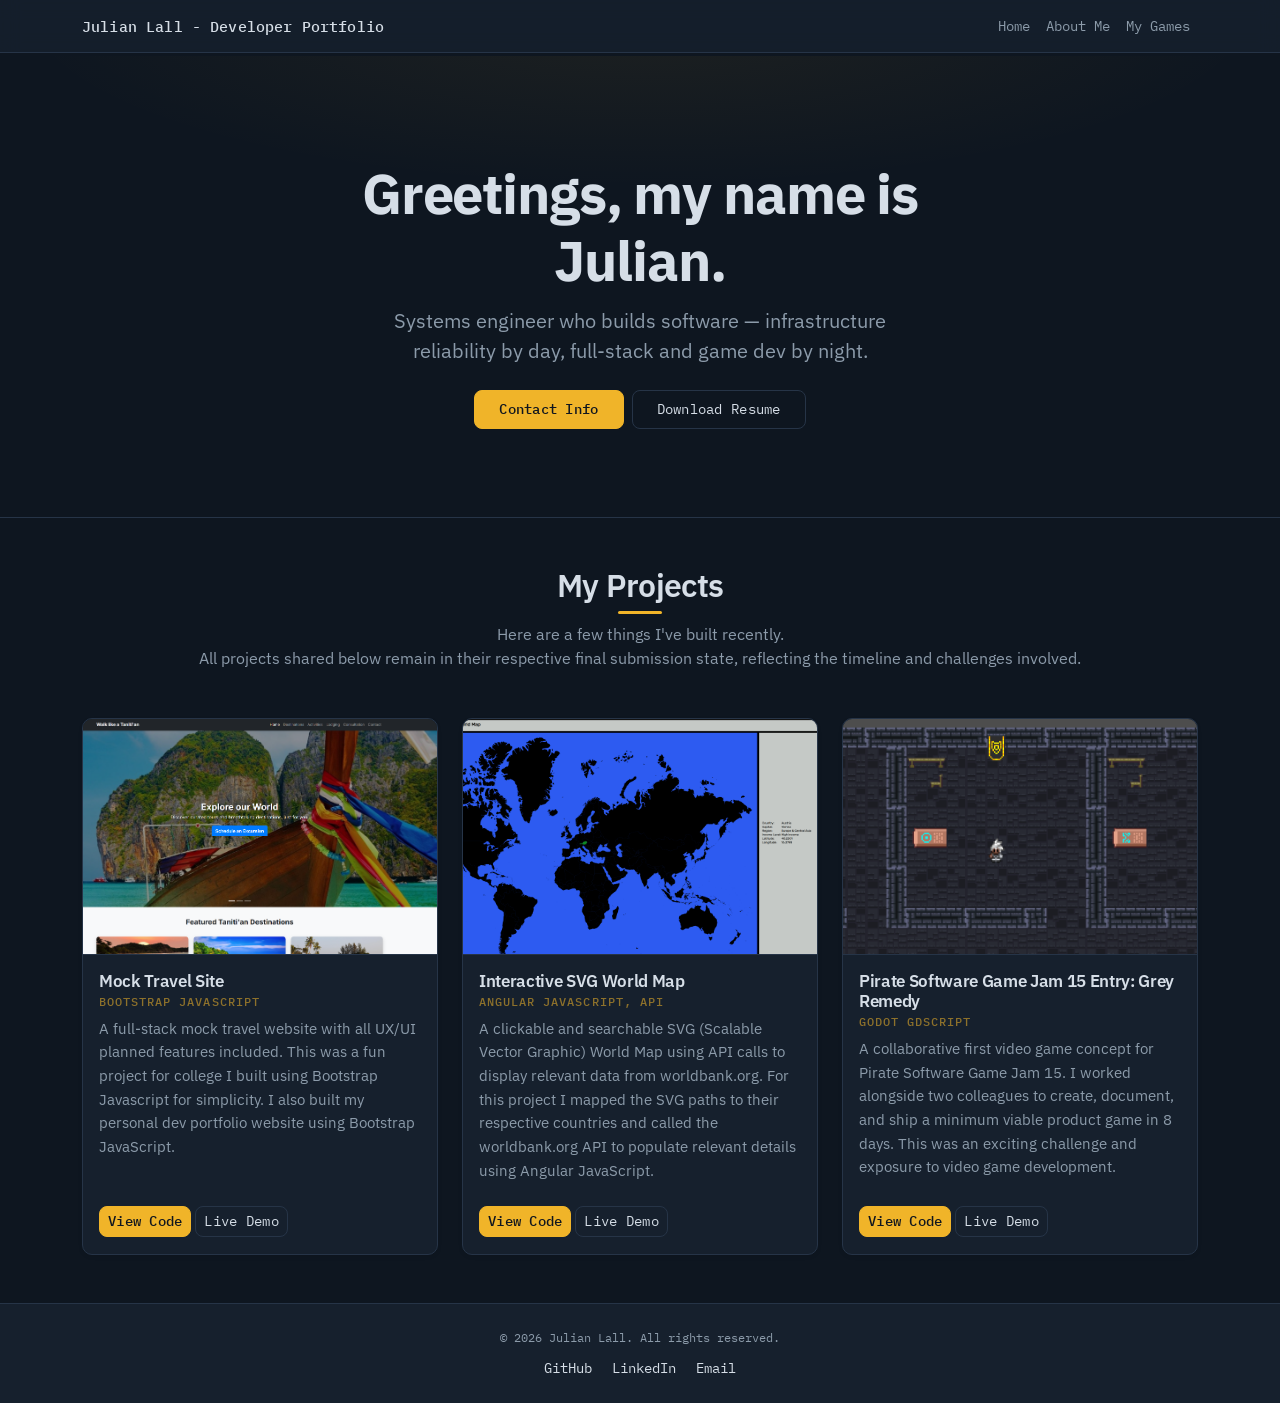
<file: index.html>
<!DOCTYPE html>
<html lang="en" data-bs-theme="dark">
<head>
    <meta charset="UTF-8">
    <meta name="viewport" content="width=device-width, initial-scale=1.0">
    <title>Julian Lall - Developer Portfolio</title>
    <meta name="description" content="Julian Lall — systems engineer and software developer in Portland, Maine. Infrastructure automation, full-stack apps, and indie games.">
    <meta property="og:title" content="Julian Lall — Developer Portfolio">
    <meta property="og:description" content="Systems engineer who ships software. Infrastructure automation, full-stack apps, and indie games.">
    <meta property="og:image" content="https://jlall207.github.io/JL-Site/Images/JL.jpg">
    <meta property="og:type" content="website">
    <link href="https://cdn.jsdelivr.net/npm/bootstrap@5.3.0/dist/css/bootstrap.min.css" rel="stylesheet">
    <style>
        body { padding-top: 56px; }
        .hero-section { background-color: #f8f9fa; padding: 5rem 0; }
    </style>
    <link rel="icon" href="Images/favicon.ico" sizes="32x32">
    <link rel="icon" href="Images/favicon.svg" type="image/svg+xml">
    <link rel="apple-touch-icon" href="Images/apple-touch-icon.png">
    <link rel="preconnect" href="https://fonts.googleapis.com">
    <link rel="preconnect" href="https://fonts.gstatic.com" crossorigin>
    <link href="https://fonts.googleapis.com/css2?family=IBM+Plex+Mono:wght@400;500&family=IBM+Plex+Sans:wght@400;500;600;700&display=swap" rel="stylesheet">
    <link rel="stylesheet" href="css/facelift.css">
</head>
<body>

    <nav class="navbar navbar-expand-lg navbar-dark bg-dark fixed-top">
        <div class="container">
            <a class="navbar-brand" href="index.html">Julian Lall - Developer Portfolio</a>
            <button class="navbar-toggler" type="button" data-bs-toggle="collapse" data-bs-target="#navbarNav">
                <span class="navbar-toggler-icon"></span>
            </button>
            <div class="collapse navbar-collapse" id="navbarNav">
                <ul class="navbar-nav ms-auto">
                    <li class="nav-item"><a class="nav-link" href="index.html">Home</a></li>
                    <li class="nav-item"><a class="nav-link" href="about.html">About Me</a></li>
                    <li class="nav-item"><a class="nav-link" href="https://ego207.itch.io/">My Games</a></li>

                    
                </ul>
            </div>
        </div>
    </nav>

    <section id="home" class="hero-section text-center">
        <div class="container">
            <div class="row justify-content-center">
                <div class="col-lg-8">
                    <h1 class="display-4 fw-bold">Greetings, my name is Julian.</h1>
                    <p class="lead text-muted mb-4">Systems engineer who builds software — infrastructure reliability by day, full-stack and game dev by night. <br /> </p>
                    <div class="d-grid gap-2 d-sm-flex justify-content-sm-center">
                        <a href="#about" class="btn btn-primary btn-lg px-4 gap-3">Contact Info</a>
                        <a href="Files/JulianLallResume.pdf" class="btn btn-outline-secondary btn-lg px-4" download>Download Resume</a>
                    </div>
                </div>
            </div>
        </div>
    </section>

    <section id="projects" class="py-5">
        <div class="container">
            <div class="text-center mb-5">
                <h2>My Projects</h2>
                <p class="text-muted">Here are a few things I've built recently. <br />
                    All projects shared below remain in their respective final submission state, reflecting the timeline and challenges involved.
                </p>
            </div>
            
            <div class="row g-4">
                <div class="col-md-6 col-lg-4">
                    <div class="card h-100 shadow-sm">
                        <img src="Images/VisitTaniti.png" class="card-img-top" alt="Visit Taniti Mock Travel Site">
                        <div class="card-body">
                            <h5 class="card-title">Mock Travel Site</h5>
                            <h6 class="card-subtitle mb-2 text-muted">Bootstrap JavaScript</h6>
                            <p class="card-text">A full-stack mock travel website with all UX/UI planned features included. This was a fun project for college I built using Bootstrap Javascript for simplicity. I also built my personal dev portfolio website using Bootstrap JavaScript.</p>
                        </div>
                        <div class="card-footer bg-transparent border-top-0">
                            <a href="https://github.com/JLall207/D479-VisitTaniti" class="btn btn-sm btn-primary">View Code</a>
                            <a href="https://jlall207.github.io/D479-VisitTaniti/" class="btn btn-sm btn-outline-dark">Live Demo</a>
                        </div>
                    </div>
                </div>

                <div class="col-md-6 col-lg-4">
                    <div class="card h-100 shadow-sm">
                        <img src="Images/WorldMap.png" class="card-img-top" alt="Interactive Angular SVG World Map">
                        <div class="card-body">
                            <h5 class="card-title">Interactive SVG World Map</h5>
                            <h6 class="card-subtitle mb-2 text-muted">Angular JavaScript, API</h6>
                            <p class="card-text">A clickable and searchable SVG (Scalable Vector Graphic) World Map using API calls to display relevant data from worldbank.org. For this project I mapped the SVG paths to their respective countries and called the worldbank.org API to populate relevant details using Angular JavaScript.</p>
                        </div>
                        <div class="card-footer bg-transparent border-top-0">
                            <a href="https://github.com/JLall207/D280-JL" class="btn btn-sm btn-primary">View Code</a>
                            <a href="https://jlall207.github.io/WorldMap-JL" class="btn btn-sm btn-outline-dark">Live Demo</a>
                        </div>
                    </div>
                </div>

                <div class="col-md-6 col-lg-4">
                    <div class="card h-100 shadow-sm">
                        <img src="Images/GreyRemedy.png" class="card-img-top" alt="Game Jam 15 Entry: Grey Remedy">
                        <div class="card-body">
                            <h5 class="card-title">Pirate Software Game Jam 15 Entry: Grey Remedy</h5>
                            <h6 class="card-subtitle mb-2 text-muted">Godot GDScript</h6>
                            <p class="card-text">A collaborative first video game concept for Pirate Software Game Jam 15. I worked alongside two colleagues to create, document, and ship a minimum viable product game in 8 days. This was an exciting challenge and exposure to video game development.</p>
                        </div>
                        <div class="card-footer bg-transparent border-top-0">
                            <a href="https://github.com/JLall207/GrayRemedy" class="btn btn-sm btn-primary">View Code</a>
                            <a href="https://ego207.itch.io/gray-remedy" class="btn btn-sm btn-outline-dark">Live Demo</a>
                        </div>
                    </div>
                </div>
            </div>
        </div>
    </section>

    <footer id="about" class="bg-dark text-white text-center py-4">
        <div class="container">
            <p class="mb-0">&copy; 2026 Julian Lall. All rights reserved.</p>
            <div class="mt-2">
                <a href="https://github.com/JLall207" class="text-white mx-2 text-decoration-none">GitHub</a>
                <a href="https://www.linkedin.com/in/juliantlall/" class="text-white mx-2 text-decoration-none">LinkedIn</a>
                <a href="mailto:julian.lall@outlook.com" class="text-white mx-2 text-decoration-none">Email</a>
            </div>
        </div>
    </footer>

    <script src="https://cdn.jsdelivr.net/npm/bootstrap@5.3.0/dist/js/bootstrap.bundle.min.js"></script>
</body>
</html>
</file>
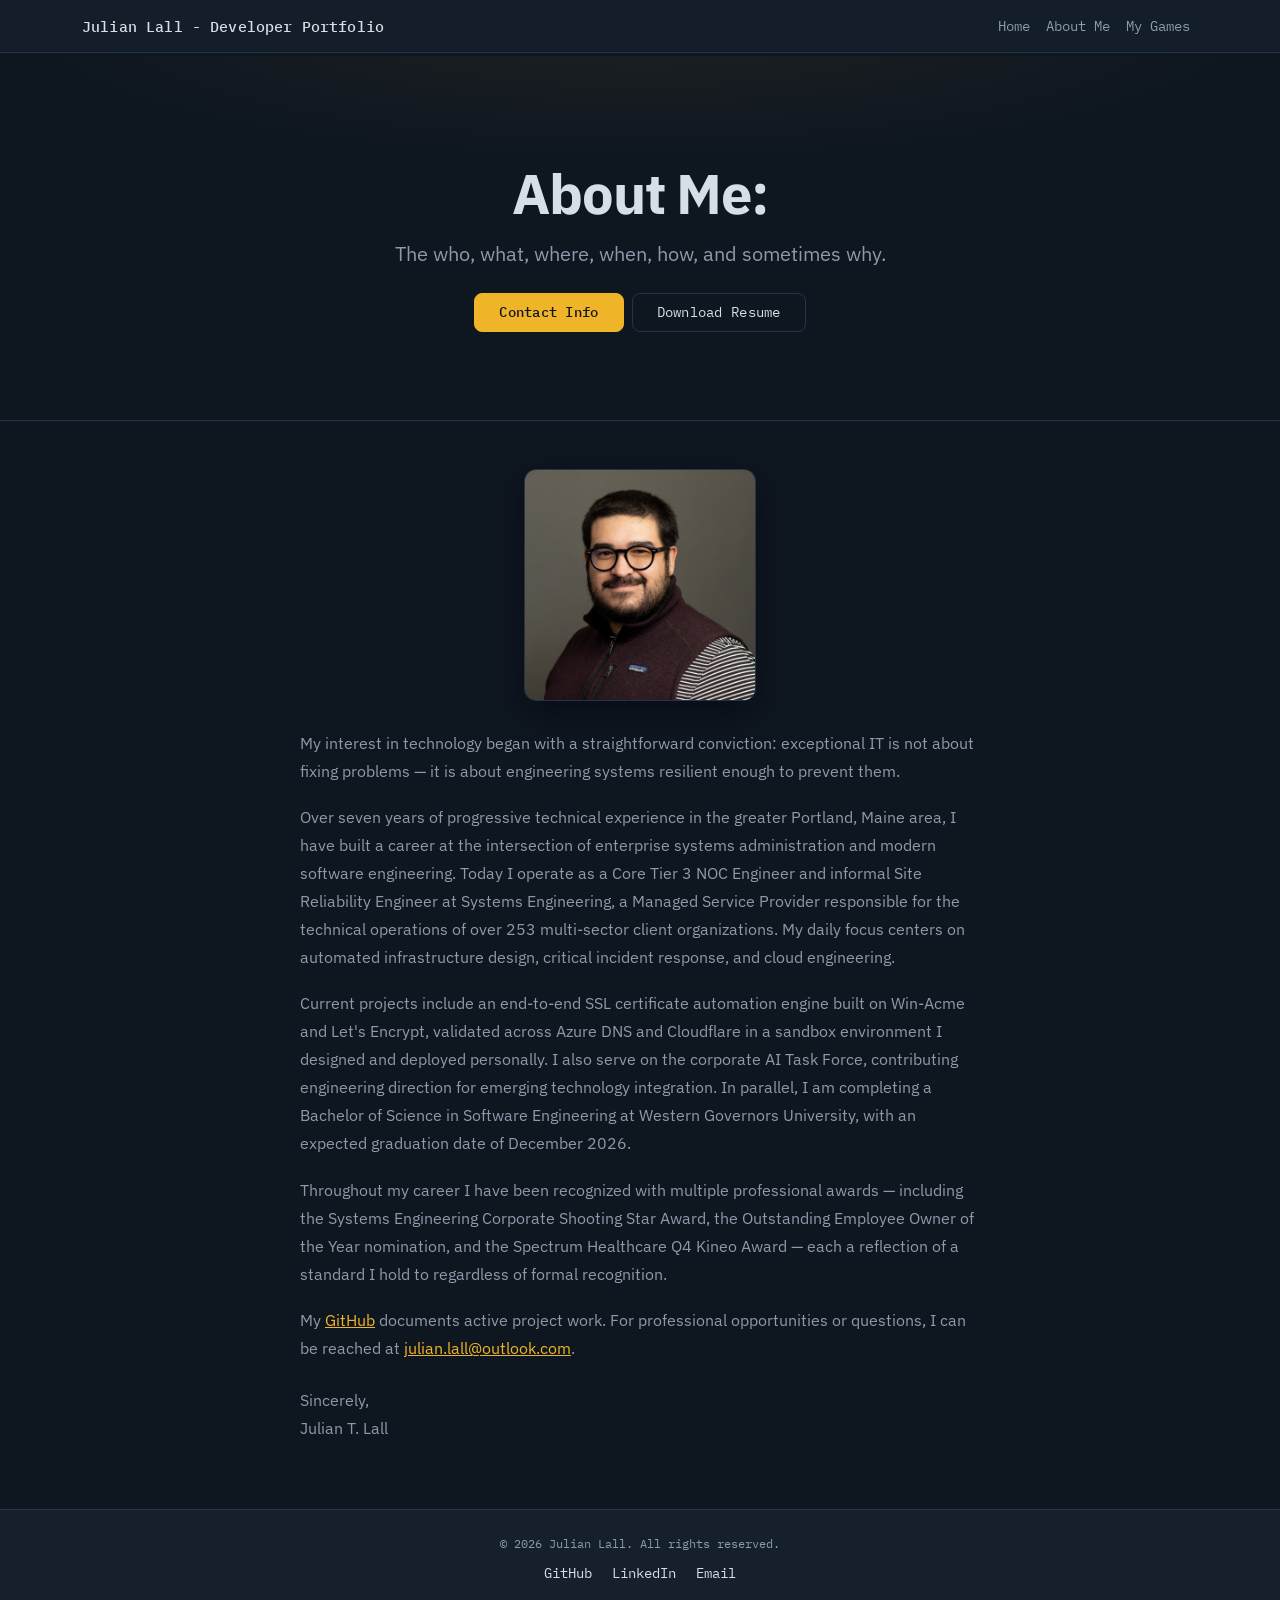
<file: about.html>
<!DOCTYPE html>
<html lang="en" data-bs-theme="dark">
<head>
    <meta charset="UTF-8">
    <meta name="viewport" content="width=device-width, initial-scale=1.0">
    <title>Julian Lall - Developer Portfolio</title>
    <meta name="description" content="Julian Lall — systems engineer and software developer in Portland, Maine. Infrastructure automation, full-stack apps, and indie games.">
    <meta property="og:title" content="Julian Lall — Developer Portfolio">
    <meta property="og:description" content="Systems engineer who ships software. Infrastructure automation, full-stack apps, and indie games.">
    <meta property="og:image" content="https://jlall207.github.io/JL-Site/Images/JL.jpg">
    <meta property="og:type" content="website">
    <link href="https://cdn.jsdelivr.net/npm/bootstrap@5.3.0/dist/css/bootstrap.min.css" rel="stylesheet">
    <style>
        body { padding-top: 56px; }
        .hero-section { background-color: #f8f9fa; padding: 5rem 0; }
    </style>
    <link rel="icon" href="Images/favicon.ico" sizes="32x32">
    <link rel="icon" href="Images/favicon.svg" type="image/svg+xml">
    <link rel="apple-touch-icon" href="Images/apple-touch-icon.png">
    <link rel="preconnect" href="https://fonts.googleapis.com">
    <link rel="preconnect" href="https://fonts.gstatic.com" crossorigin>
    <link href="https://fonts.googleapis.com/css2?family=IBM+Plex+Mono:wght@400;500&family=IBM+Plex+Sans:wght@400;500;600;700&display=swap" rel="stylesheet">
    <link rel="stylesheet" href="css/facelift.css">
</head>
<body>

    <nav class="navbar navbar-expand-lg navbar-dark bg-dark fixed-top">
        <div class="container">
            <a class="navbar-brand" href="index.html">Julian Lall - Developer Portfolio</a>
            <button class="navbar-toggler" type="button" data-bs-toggle="collapse" data-bs-target="#navbarNav">
                <span class="navbar-toggler-icon"></span>
            </button>
            <div class="collapse navbar-collapse" id="navbarNav">
                <ul class="navbar-nav ms-auto">
                    <li class="nav-item"><a class="nav-link" href="index.html">Home</a></li>
                    <li class="nav-item"><a class="nav-link" href="about.html">About Me</a></li>
                    <li class="nav-item"><a class="nav-link" href="https://ego207.itch.io/">My Games</a></li>
                    
                </ul>
            </div>
        </div>
    </nav>

    <section id="home" class="hero-section text-center">
        <div class="container">
            <div class="row justify-content-center">
                <div class="col-lg-8">
                    <h1 class="display-4 fw-bold">About Me:</h1>
                    <p class="lead text-muted mb-4">The who, what, where, when, how, and sometimes why.</p>
                    <div class="d-grid gap-2 d-sm-flex justify-content-sm-center">
                        <a href="#about" class="btn btn-primary btn-lg px-4 gap-3">Contact Info</a>
                        <a href="Files/JulianLallResume.pdf" class="btn btn-outline-secondary btn-lg px-4" download>Download Resume</a>
                    </div>
                </div>
            </div>
        </div>
    </section>

<section id="about" class="py-5">
    <div class="container">

        <div class="text-center">
            <img src="Images/JL.jpg" alt="Julian Lall" class="about-portrait">
        </div>

        <div class="about-prose">
            <p>My interest in technology began with a straightforward conviction: exceptional IT is not about fixing problems — it is about engineering systems resilient enough to prevent them.</p>

            <p>Over seven years of progressive technical experience in the greater Portland, Maine area, I have built a career at the intersection of enterprise systems administration and modern software engineering. Today I operate as a Core Tier 3 NOC Engineer and informal Site Reliability Engineer at Systems Engineering, a Managed Service Provider responsible for the technical operations of over 253 multi-sector client organizations. My daily focus centers on automated infrastructure design, critical incident response, and cloud engineering.</p>

            <p>Current projects include an end-to-end SSL certificate automation engine built on Win-Acme and Let's Encrypt, validated across Azure DNS and Cloudflare in a sandbox environment I designed and deployed personally. I also serve on the corporate AI Task Force, contributing engineering direction for emerging technology integration. In parallel, I am completing a Bachelor of Science in Software Engineering at Western Governors University, with an expected graduation date of December 2026.</p>

            <p>Throughout my career I have been recognized with multiple professional awards — including the Systems Engineering Corporate Shooting Star Award, the Outstanding Employee Owner of the Year nomination, and the Spectrum Healthcare Q4 Kineo Award — each a reflection of a standard I hold to regardless of formal recognition.</p>

            <p>My <a href="https://github.com/JLall207">GitHub</a> documents active project work. For professional opportunities or questions, I can be reached at <a href="mailto:julian.lall@outlook.com">julian.lall@outlook.com</a>.</p>

            <p class="mt-4 mb-0">Sincerely,</p>
            <p>Julian T. Lall</p>
        </div>

    </div>
</section>

    <footer id="about" class="bg-dark text-white text-center py-4">
        <div class="container">
            <p class="mb-0">&copy; 2026 Julian Lall. All rights reserved.</p>
            <div class="mt-2">
                <a href="https://github.com/JLall207" class="text-white mx-2 text-decoration-none">GitHub</a>
                <a href="https://www.linkedin.com/in/juliantlall/" class="text-white mx-2 text-decoration-none">LinkedIn</a>
                <a href="mailto:julian.lall@outlook.com" class="text-white mx-2 text-decoration-none">Email</a>
            </div>
        </div>
    </footer>

    <script src="https://cdn.jsdelivr.net/npm/bootstrap@5.3.0/dist/js/bootstrap.bundle.min.js"></script>
</body>
</html>
</file>
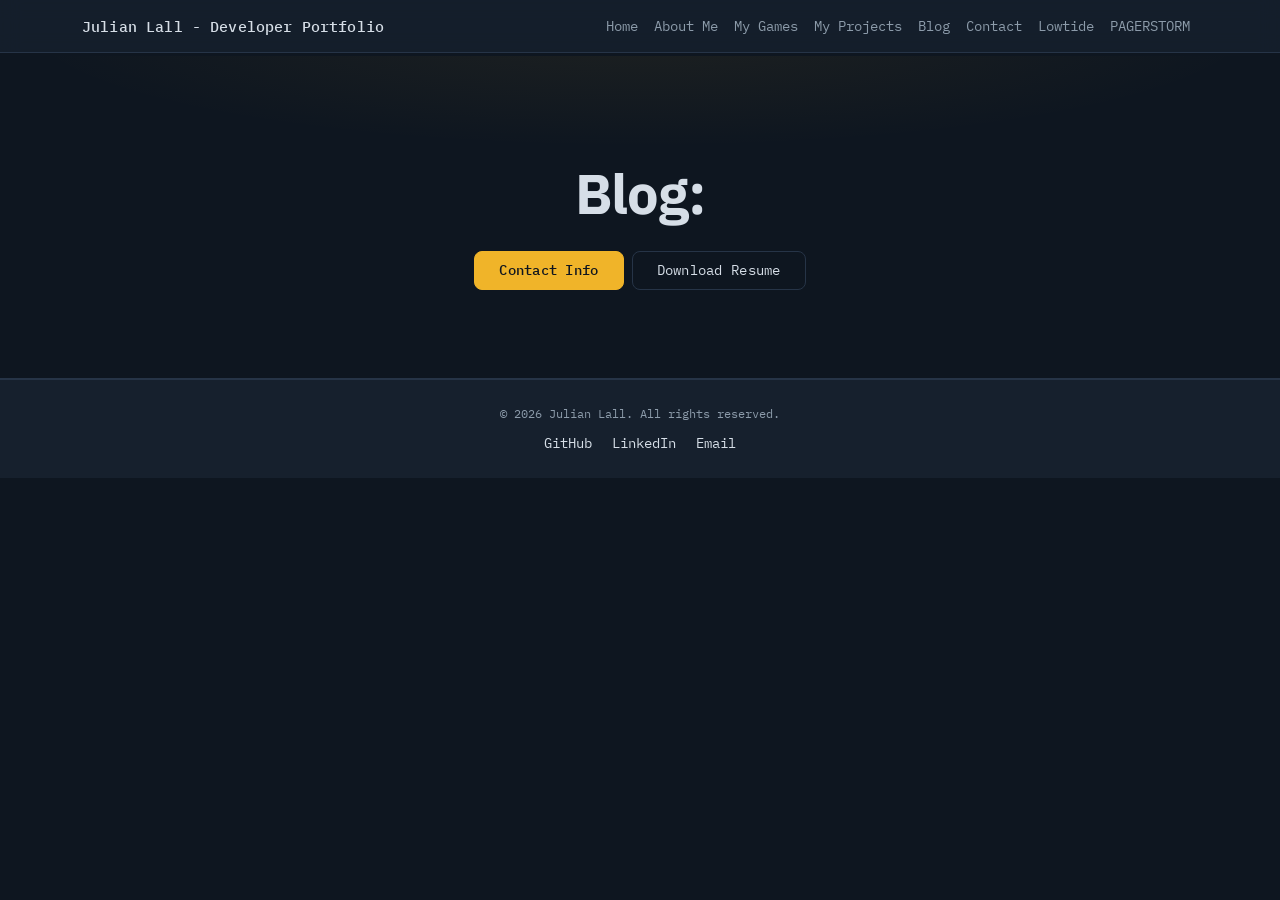
<file: blog.html>
<!DOCTYPE html>
<html lang="en" data-bs-theme="dark">
<head>
    <meta charset="UTF-8">
    <meta name="viewport" content="width=device-width, initial-scale=1.0">
    <title>Julian Lall - Developer Portfolio</title>
    <meta name="description" content="Julian Lall — systems engineer and software developer in Portland, Maine. Infrastructure automation, full-stack apps, and indie games.">
    <meta property="og:title" content="Julian Lall — Developer Portfolio">
    <meta property="og:description" content="Systems engineer who ships software. Infrastructure automation, full-stack apps, and indie games.">
    <meta property="og:image" content="https://jlall207.github.io/JL-Site/Images/JL.jpg">
    <meta property="og:type" content="website">
    <link href="https://cdn.jsdelivr.net/npm/bootstrap@5.3.0/dist/css/bootstrap.min.css" rel="stylesheet">
    <style>
        /* Blog page concept to discuss some important wins, may or may not make the final cut */
        body { padding-top: 56px; }
        .hero-section { background-color: #f8f9fa; padding: 5rem 0; }
    </style>
    <link rel="icon" href="Images/favicon.ico" sizes="32x32">
    <link rel="icon" href="Images/favicon.svg" type="image/svg+xml">
    <link rel="apple-touch-icon" href="Images/apple-touch-icon.png">
    <link rel="preconnect" href="https://fonts.googleapis.com">
    <link rel="preconnect" href="https://fonts.gstatic.com" crossorigin>
    <link href="https://fonts.googleapis.com/css2?family=IBM+Plex+Mono:wght@400;500&family=IBM+Plex+Sans:wght@400;500;600;700&display=swap" rel="stylesheet">
    <link rel="stylesheet" href="css/facelift.css">
</head>
<body>

    <nav class="navbar navbar-expand-lg navbar-dark bg-dark fixed-top">
        <div class="container">
            <a class="navbar-brand" href="index.html">Julian Lall - Developer Portfolio</a>
            <button class="navbar-toggler" type="button" data-bs-toggle="collapse" data-bs-target="#navbarNav">
                <span class="navbar-toggler-icon"></span>
            </button>
            <div class="collapse navbar-collapse" id="navbarNav">
                <ul class="navbar-nav ms-auto">
                    <li class="nav-item"><a class="nav-link" href="index.html">Home</a></li>
                    <li class="nav-item"><a class="nav-link" href="about.html">About Me</a></li>
                    <li class="nav-item"><a class="nav-link" href="https://ego207.itch.io/">My Games</a></li>
                    <li class="nav-item"><a class="nav-link" href="projects.html">My Projects</a></li>
                    <li class="nav-item"><a class="nav-link" href="blog.html">Blog</a></li>
                    <li class="nav-item"><a class="nav-link" href="contact.html">Contact</a></li>
                    <li class="nav-item"><a class="nav-link" href="lowtide.html">Lowtide</a></li>
                    <li class="nav-item"><a class="nav-link" href="pagerstorm.html">PAGERSTORM</a></li>
                </ul>
            </div>
        </div>
    </nav>

    <section id="home" class="hero-section text-center">
        <div class="container">
            <div class="row justify-content-center">
                <div class="col-lg-8">
                    <h1 class="display-4 fw-bold">Blog:</h1>
                    <p class="lead text-muted mb-4"></p>
                    <div class="d-grid gap-2 d-sm-flex justify-content-sm-center">
                        <a href="#about" class="btn btn-primary btn-lg px-4 gap-3">Contact Info</a>
                        <a href="Files\JulianLallResume.pdf" class="btn btn-outline-secondary btn-lg px-4" download>Download Resume</a>
                    </div>
                </div>
            </div>
        </div>
    </section>


    

    <footer id="about" class="bg-dark text-white text-center py-4">
        <div class="container">
            <p class="mb-0">&copy; 2026 Julian Lall. All rights reserved.</p>
            <div class="mt-2">
                <a href="https://github.com/JLall207" class="text-white mx-2 text-decoration-none">GitHub</a>
                <a href="https://www.linkedin.com/in/juliantlall/" class="text-white mx-2 text-decoration-none">LinkedIn</a>
                <a href="mailto:julian.lall@outlook.com" class="text-white mx-2 text-decoration-none">Email</a>
            </div>
        </div>
    </footer>

    <script src="https://cdn.jsdelivr.net/npm/bootstrap@5.3.0/dist/js/bootstrap.bundle.min.js"></script>
</body>
</html>
</file>
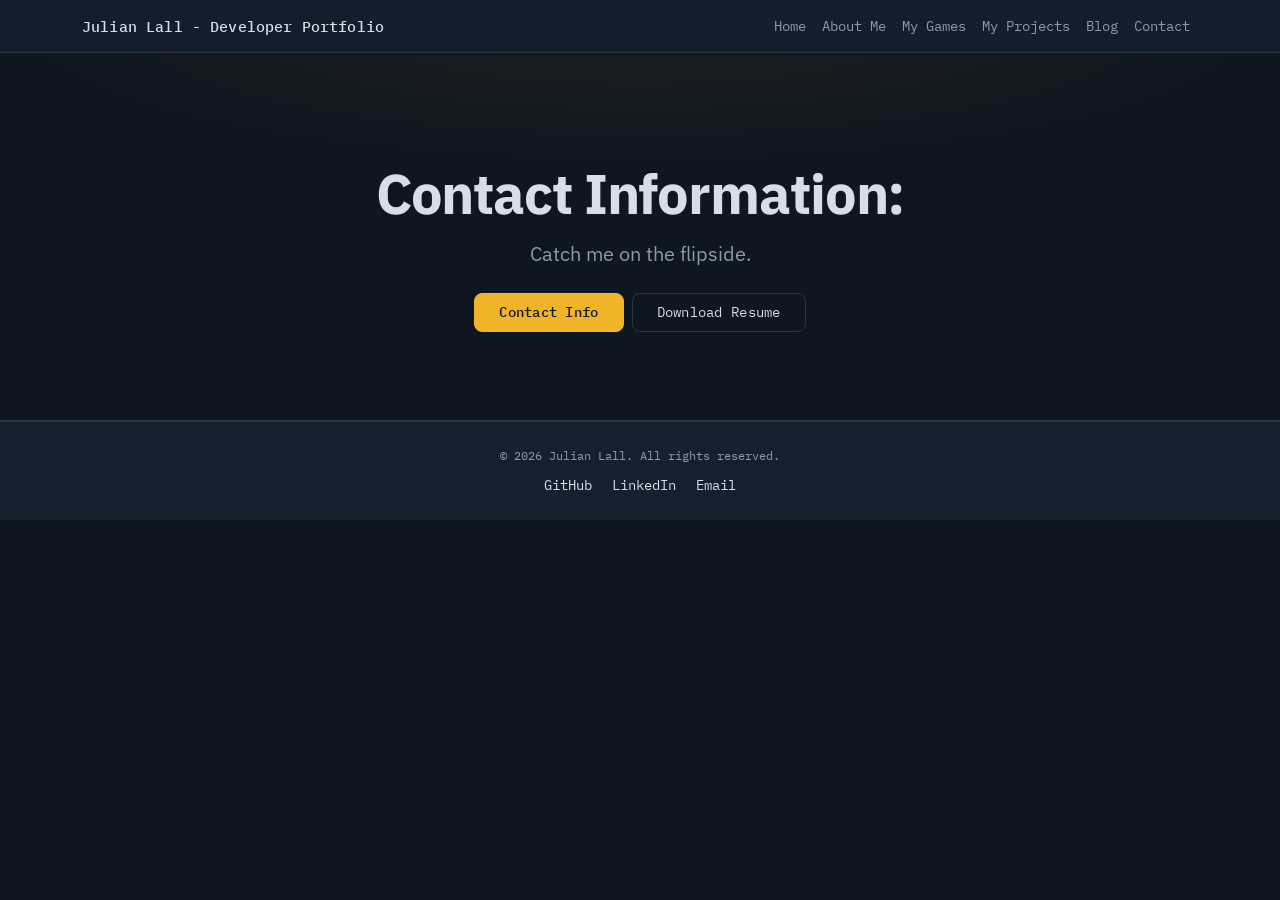
<file: contact.html>
<!DOCTYPE html>
<html lang="en" data-bs-theme="dark">
<head>
    <meta charset="UTF-8">
    <meta name="viewport" content="width=device-width, initial-scale=1.0">
    <title>Julian Lall - Developer Portfolio</title>
    <meta name="description" content="Julian Lall — systems engineer and software developer in Portland, Maine. Infrastructure automation, full-stack apps, and indie games.">
    <meta property="og:title" content="Julian Lall — Developer Portfolio">
    <meta property="og:description" content="Systems engineer who ships software. Infrastructure automation, full-stack apps, and indie games.">
    <meta property="og:image" content="https://jlall207.github.io/JL-Site/Images/JL.jpg">
    <meta property="og:type" content="website">
    <link href="https://cdn.jsdelivr.net/npm/bootstrap@5.3.0/dist/css/bootstrap.min.css" rel="stylesheet">
    <style>
        /* Build out a contact page for reference and linking purposes, may not make the final cut as I've highlighted contact information elsewhere. */
        body { padding-top: 56px; }
        .hero-section { background-color: #f8f9fa; padding: 5rem 0; }
    </style>
    <link rel="icon" href="Images/favicon.ico" sizes="32x32">
    <link rel="icon" href="Images/favicon.svg" type="image/svg+xml">
    <link rel="apple-touch-icon" href="Images/apple-touch-icon.png">
    <link rel="preconnect" href="https://fonts.googleapis.com">
    <link rel="preconnect" href="https://fonts.gstatic.com" crossorigin>
    <link href="https://fonts.googleapis.com/css2?family=IBM+Plex+Mono:wght@400;500&family=IBM+Plex+Sans:wght@400;500;600;700&display=swap" rel="stylesheet">
    <link rel="stylesheet" href="css/facelift.css">
</head>
<body>

    <nav class="navbar navbar-expand-lg navbar-dark bg-dark fixed-top">
        <div class="container">
            <a class="navbar-brand" href="index.html">Julian Lall - Developer Portfolio</a>
            <button class="navbar-toggler" type="button" data-bs-toggle="collapse" data-bs-target="#navbarNav">
                <span class="navbar-toggler-icon"></span>
            </button>
            <div class="collapse navbar-collapse" id="navbarNav">
                <ul class="navbar-nav ms-auto">
                    <li class="nav-item"><a class="nav-link" href="index.html">Home</a></li>
                    <li class="nav-item"><a class="nav-link" href="about.html">About Me</a></li>
                    <li class="nav-item"><a class="nav-link" href="https://ego207.itch.io/">My Games</a></li>
                    <li class="nav-item"><a class="nav-link" href="projects.html">My Projects</a></li>
                    <li class="nav-item"><a class="nav-link" href="blog.html">Blog</a></li>
                    <li class="nav-item"><a class="nav-link" href="contact.html">Contact</a></li>

                </ul>
            </div>
        </div>
    </nav>

    <section id="home" class="hero-section text-center">
        <div class="container">
            <div class="row justify-content-center">
                <div class="col-lg-8">
                    <h1 class="display-4 fw-bold">Contact Information:</h1>
                    <p class="lead text-muted mb-4">Catch me on the flipside.</p>
                    <div class="d-grid gap-2 d-sm-flex justify-content-sm-center">
                        <a href="#about" class="btn btn-primary btn-lg px-4 gap-3">Contact Info</a>
                        <a href="Files\JulianLallResume.pdf" class="btn btn-outline-secondary btn-lg px-4" download>Download Resume</a>
                    </div>
                </div>
            </div>
        </div>
    </section>


    

    <footer id="about" class="bg-dark text-white text-center py-4">
        <div class="container">
            <p class="mb-0">&copy; 2026 Julian Lall. All rights reserved.</p>
            <div class="mt-2">
                <a href="https://github.com/JLall207" class="text-white mx-2 text-decoration-none">GitHub</a>
                <a href="https://www.linkedin.com/in/juliantlall/" class="text-white mx-2 text-decoration-none">LinkedIn</a>
                <a href="mailto:julian.lall@outlook.com" class="text-white mx-2 text-decoration-none">Email</a>
            </div>
        </div>
    </footer>

    <script src="https://cdn.jsdelivr.net/npm/bootstrap@5.3.0/dist/js/bootstrap.bundle.min.js"></script>
</body>
</html>
</file>
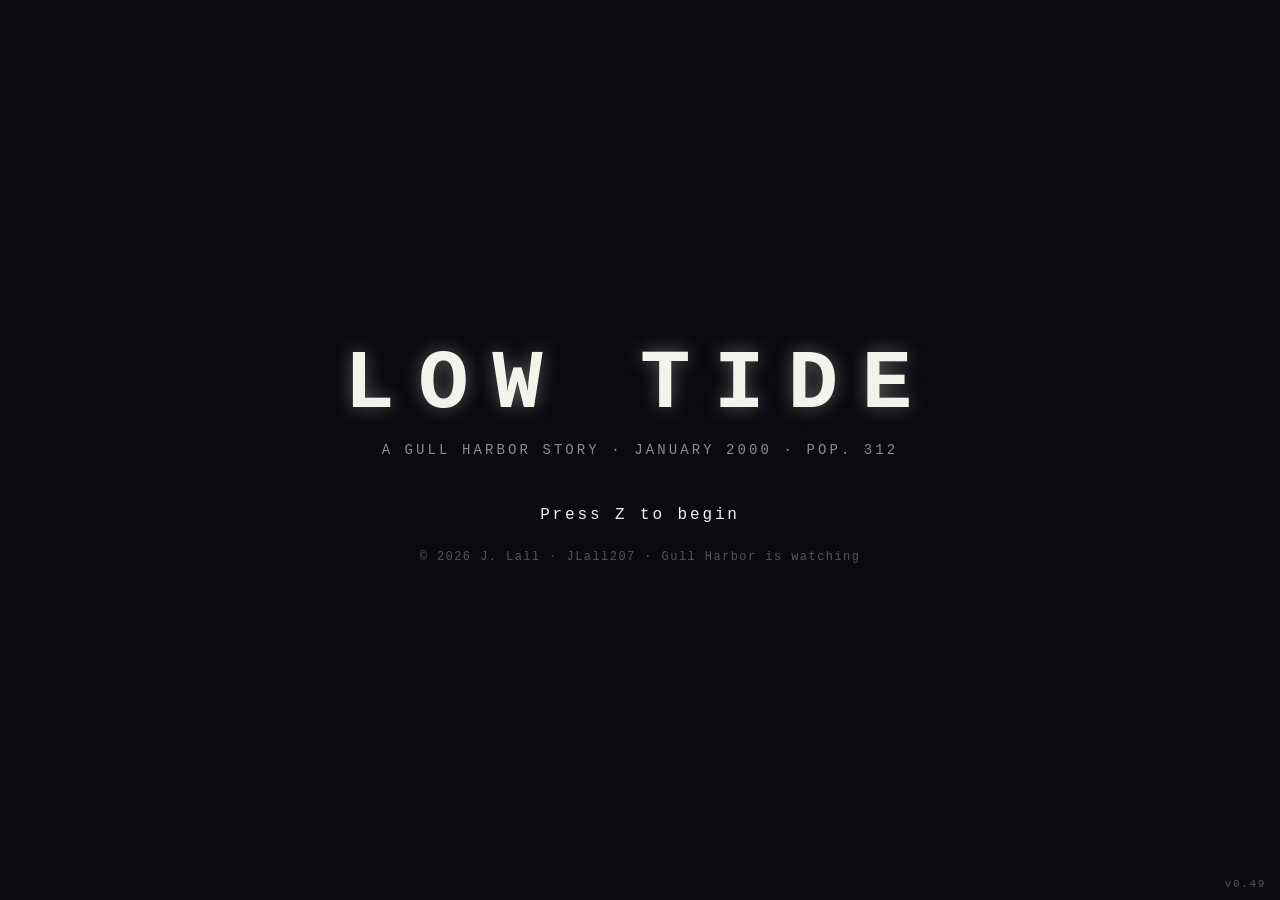
<file: lowtide.html>
<!DOCTYPE html>
<html lang="en">
<head>
<meta charset="UTF-8">
<meta name="viewport" content="width=device-width, initial-scale=1.0, viewport-fit=cover">
<meta name="author" content="Julian T. Lall">
<meta name="copyright" content="© 2026 Julian T. Lall. All Rights Reserved.">
<title>LOW TIDE — a Gull Harbor story</title>
<!--
  ============================================================
  LOW TIDE — a Gull Harbor story
  Copyright (c) 2026 Julian T. Lall (Portland, Maine, USA). All Rights Reserved.
  Publicly attributed as "J. Lall" / "JLall207" (a generally known alternative
  designation of the owner; full legal name retained here and in registrations).
  An original work by an independent developer, created with AI-assisted
  tooling under the author's sole creative direction. All characters, text,
  artwork, sounds, and design in this file are original expression.
  Homage note: LOW TIDE is inspired by the *spirit* of classic mercy-driven
  RPGs, but is not affiliated with, endorsed by, or derived from UNDERTALE,
  DELTARUNE, or Toby Fox. Unauthorized copying or redistribution of this
  work is prohibited.

  A cozy pixel RPG that is lying to you.
  Gull Harbor, Maine. January 1, 2000. Population 312.

  MODDING GUIDE (for continued development):
  - MAPS: string grids + a legend. Add rooms by adding entries
    to MAPS, portals in map.portals, objects in map.objects.
  - NPCS: add to map.npcs with a sprite key and a script().
    script(F) receives the flags object and returns a dialogue id.
  - DIALOGUE: DIALOGUES[id] is an array of nodes:
      {who, text}                     a spoken line (text can be a fn)
      {choices:[{label, next}]}       branch; next = dialogue id
      {set:{flag: value}}             set story flags
      {fn: "name"}                    run a hook from FNS (battles, items)
      {goto: "id"}                    jump to another dialogue
  - BATTLES: see BATTLES.gull for the template (acts, patterns, lines).
  - SOULS: the player picks a soul in the creator. Add shapes to the
    SOULS array (a string grid + palette overrides) and they appear
    everywhere the soul is drawn (battle, creator, game over).
  - NPCs may declare when(F) => bool to appear conditionally (see THE
    KEEPER). Battles may declare channel: "CH XX" for the box readout.
  - MOVEMENT: give an NPC move:{type:"pace",path:[[x,y],...]} or
    move:{type:"wander",r:2}. Movers freeze in dialogue and near the player.
  - FLAGS drive everything. Repeat conversations, hidden content,
    and consequences all read game.flags.
  ============================================================
-->
<style>
  :root {
    --ink: #f4f2ec;
    --void: #0a0a0f;
    --box: #000;
    --accent: #e8703a;     /* buoy orange */
    --spare: #ffe86b;
    --glitchA: #ff3df0;
    --glitchB: #3dfff0;
    --hp: #ffd23f;
    --font: "Courier New", Courier, monospace;
  }
  * { margin: 0; padding: 0; box-sizing: border-box; }
  html, body { height: 100%; background: var(--void); overflow: hidden; }
  body { font-family: var(--font); color: var(--ink); }

  #stage {
    position: fixed; inset: 0;
    display: flex; align-items: center; justify-content: center;
  }
  #frame { position: relative; }
  canvas {
    display: block;
    image-rendering: pixelated;
    image-rendering: crisp-edges;
    background: #000;
  }

  /* ---------- dialogue box ---------- */
  #dbox {
    position: absolute; left: 4%; right: 4%; bottom: 4%;
    min-height: 128px;
    background: var(--box);
    border: 4px solid var(--ink);
    padding: 14px 18px;
    font-size: 20px; line-height: 1.5;
    letter-spacing: 0.02em;
    display: none;
    z-index: 20;
  }
  #dbox.top {
    bottom: auto; top: 21%;
    min-height: 0; max-height: 27%; overflow: hidden;
    font-size: 18px; padding: 10px 16px;
  }
  #dwho { color: var(--accent); font-weight: bold; margin-bottom: 4px; font-size: 15px; letter-spacing: 0.12em; }
  #dtext .g { color: var(--glitchB); text-shadow: 2px 0 var(--glitchA); }
  #dtext .y { color: var(--spare); }
  #dmore { position: absolute; right: 14px; bottom: 8px; animation: bob 0.6s infinite alternate; }
  @keyframes bob { to { transform: translateY(3px); } }
  #dchoices { margin-top: 8px; }
  .choice { padding: 2px 0 2px 28px; position: relative; color: #bdbbb2; }
  .choice.sel { color: var(--ink); }
  .choice.sel::before { content: "›"; color: #ffd23f; position: absolute; left: 6px; font-size: 18px; }

  /* ---------- battle UI ---------- */
  #bwrap { position: absolute; inset: 0; display: none; z-index: 15; }
  #bstats {
    position: absolute; left: 4%; bottom: 13%;
    font-size: 16px; letter-spacing: 0.08em;
    display: flex; gap: 14px; align-items: center;
  }
  #bhpbar { display: inline-block; width: 120px; height: 16px; background: #5a0f0f; vertical-align: middle; }
  #bhpfill { height: 100%; background: var(--hp); width: 100%; }
  #bmenu {
    position: absolute; left: 4%; right: 4%; bottom: 3%;
    display: flex; gap: 12px; justify-content: space-between;
  }
  .bbtn {
    flex: 1; text-align: center;
    border: 3px solid var(--accent); color: var(--accent);
    font-size: 16px; letter-spacing: 0.1em; padding: 12px 2px;
    background: #000; text-transform: uppercase;
  }
  .bbtn.sel { border-color: var(--spare); color: var(--spare); }
  .bbtn.sel::before { content: "› "; color: #ffd23f; }

  /* ---------- mobile controls ---------- */
  #mob { position: fixed; inset: 0; pointer-events: none; z-index: 45; display: none; }
  .mbtn {
    position: absolute; pointer-events: auto;
    background: rgba(244,242,236,0.10); border: 2px solid rgba(244,242,236,0.35);
    color: rgba(244,242,236,0.70); font-family: var(--font);
    display: flex; align-items: center; justify-content: center;
    user-select: none; -webkit-user-select: none; touch-action: none;
    border-radius: 10px; font-size: 20px;
  }
  .mbtn:active { background: rgba(244,242,236,0.30); }
  #mUp    { left: calc(76px + env(safe-area-inset-left, 0px));  bottom: calc(138px + env(safe-area-inset-bottom, 0px)); width: 58px; height: 58px; }
  #mDown  { left: calc(76px + env(safe-area-inset-left, 0px));  bottom: calc(18px + env(safe-area-inset-bottom, 0px));  width: 58px; height: 58px; }
  #mLeft  { left: calc(16px + env(safe-area-inset-left, 0px));  bottom: calc(78px + env(safe-area-inset-bottom, 0px));  width: 58px; height: 58px; }
  #mRight { left: calc(136px + env(safe-area-inset-left, 0px)); bottom: calc(78px + env(safe-area-inset-bottom, 0px));  width: 58px; height: 58px; }
  #mA     { right: calc(18px + env(safe-area-inset-right, 0px)); bottom: calc(88px + env(safe-area-inset-bottom, 0px));  width: 68px; height: 68px; border-radius: 50%; font-weight: bold; }
  #mB     { right: calc(94px + env(safe-area-inset-right, 0px)); bottom: calc(24px + env(safe-area-inset-bottom, 0px)); width: 58px; height: 58px; border-radius: 50%; }
  #mMenu  { right: calc(18px + env(safe-area-inset-right, 0px)); top: calc(14px + env(safe-area-inset-top, 0px)); width: 76px; height: 34px; font-size: 12px; letter-spacing: 0.12em; }

  /* ---------- creator & title ---------- */
  .screen {
    position: fixed; inset: 0; z-index: 30;
    background: var(--void);
    display: none; flex-direction: column;
    align-items: center; justify-content: flex-start;
    text-align: center; padding: 24px;
    overflow-y: auto; -webkit-overflow-scrolling: touch;
    touch-action: pan-y;
  }
  .screen.on { display: flex; }
  /* flex 'center' clips overflowing content at both ends; auto margins center
     when there's room and degrade to scrollable top-alignment when there isn't */
  .screen > :first-child { margin-top: auto; }
  .screen > :last-child { margin-bottom: auto; }
  @media (pointer: coarse) {
    .screen { padding: 18px 18px 170px; }
  }
  @media (max-height: 560px) {
    .screen { padding: 12px 12px 150px; }
    #creator { gap: 5px; }
    #creator h2 { font-size: 14px; margin-bottom: 2px; }
    #cpreview { width: 88px; height: 110px; }
    #cname { font-size: 15px; padding: 4px 8px; width: 190px; letter-spacing: 0.2em; }
    .crow { min-width: 250px; font-size: 13px; }
    .crow .val { min-width: 100px; }
    .hint { margin-top: 4px; font-size: 10px; }
    h1.logo { font-size: clamp(26px, 9vh, 56px); }
    .press { margin-top: 16px; }
  }
  /* landscape phones: the creator becomes two columns and needs no scrolling */
  @media (orientation: landscape) and (max-height: 620px) {
    #creator.on {
      display: grid;
      grid-template-columns: 132px minmax(250px, 320px);
      column-gap: 26px; row-gap: 7px;
      align-content: center; justify-content: center; align-items: center;
      overflow-y: auto;
    }
    #creator > :first-child { margin-top: 0; }
    #creator > :last-child { margin-bottom: 0; }
    #creator h2 { grid-column: 1 / -1; margin: 0; font-size: 14px; }
    #cpreview { grid-row: 2 / span 6; width: 126px; height: 158px; margin: 0; }
    #cname { width: 100%; font-size: 16px; padding: 5px 8px; }
    .crow { min-width: 0; width: 100%; font-size: 13px; }
    .hint { grid-column: 1 / -1; margin-top: 2px; }
  }
  @media (orientation: landscape) and (max-height: 620px) and (pointer: coarse) {
    #creator.on { padding: 8px 116px 8px 176px; }
  }
  h1.logo {
    font-size: clamp(40px, 9vw, 84px);
    letter-spacing: 0.28em; font-weight: bold;
    text-shadow: 0 0 18px rgba(244,242,236,0.35);
  }
  .sub { color: #8a8a96; font-size: 14px; letter-spacing: 0.22em; margin-top: 10px; text-transform: uppercase; }
  .press { margin-top: 48px; font-size: 16px; letter-spacing: 0.18em; animation: blink 1.1s step-end infinite; }
  @keyframes blink { 50% { opacity: 0; } }
  .ver { position: absolute; bottom: 10px; right: 14px; color: #55555f; font-size: 11px; letter-spacing: 0.15em; }

  #creator { gap: 10px; }
  #creator h2 { letter-spacing: 0.2em; font-size: 20px; margin-bottom: 6px; }
  #cpreview { border: 4px solid var(--ink); background: #101018; margin-bottom: 8px; }
  .crow { display: flex; align-items: center; gap: 10px; font-size: 16px; min-width: 320px; justify-content: space-between; }
  .crow .lab { color: #8a8a96; letter-spacing: 0.1em; text-transform: uppercase; font-size: 12px; }
  .crow .val { min-width: 130px; }
  .crow.sel .val, .crow.sel .lab { color: var(--spare); }
  #cname {
    background: #000; border: 3px solid var(--ink); color: var(--ink);
    font-family: var(--font); font-size: 22px; letter-spacing: 0.3em;
    padding: 8px 12px; width: 260px; text-align: center; text-transform: uppercase;
  }
  #cname:focus { outline: none; border-color: var(--spare); }
  .hint { color: #55555f; font-size: 12px; letter-spacing: 0.12em; margin-top: 14px; }

  /* ---------- pause menu ---------- */
  #pmenu {
    position: absolute; top: 4%; left: 4%; z-index: 25;
    background: #000; border: 4px solid var(--ink);
    padding: 14px 22px; font-size: 18px; line-height: 1.9; display: none;
  }
  #pmenu .mi { padding-left: 26px; position: relative; color: #bdbbb2; }
  #pmenu .mi.sel { color: var(--ink); }
  #pmenu .mi.sel::before { content: "›"; color: #ffd23f; position: absolute; left: 2px; }
  #toast {
    position: absolute; top: 4%; right: 4%; z-index: 25;
    background: #000; border: 3px solid var(--ink); padding: 8px 14px;
    font-size: 14px; letter-spacing: 0.1em; display: none;
  }

</style>
</head>
<body>
<div id="stage">
  <div id="frame">
    <canvas id="cv" width="640" height="480"></canvas>

    <div id="dbox">
      <div id="dwho"></div>
      <div id="dtext"></div>
      <div id="dchoices"></div>
      <div id="dmore">▼</div>
    </div>

    <div id="bwrap">
      <div id="bstats">
        <span id="bname">YOU</span>
        <span>LV 1</span>
        <span>HP <span id="bhpbar"><span id="bhpfill" style="display:block"></span></span></span>
        <span id="bhpnum">20/20</span>
      </div>
      <div id="bmenu">
        <div class="bbtn" data-a="fight">Tussle</div>
        <div class="bbtn" data-a="act">Have Words</div>
        <div class="bbtn" data-a="item">Tote</div>
        <div class="bbtn" data-a="mercy">Let Be</div>
      </div>
    </div>

    <div id="mob">
      <div class="mbtn" id="mUp">▲</div>
      <div class="mbtn" id="mLeft">◀</div>
      <div class="mbtn" id="mRight">▶</div>
      <div class="mbtn" id="mDown">▼</div>
      <div class="mbtn" id="mA">Z</div>
      <div class="mbtn" id="mB">X</div>
      <div class="mbtn" id="mMenu">MENU</div>
    </div>

    <div id="pmenu"></div>
    <div id="toast"></div>

    <div class="screen on" id="title">
      <h1 class="logo" id="logotxt">LOW TIDE</h1>
      <div class="sub">a Gull Harbor story · January 2000 · pop. 312</div>
      <div class="press" id="titlepress">Press Z to begin</div>
      <div class="ver" id="vertag"></div>
      <div class="hint" style="margin-top:26px">© 2026 J. Lall · JLall207 · Gull Harbor is watching</div>
    </div>

    <div class="screen" id="creator">
      <h2>WHO ARE YOU, AGAIN?</h2>
      <canvas id="cpreview" width="160" height="200"></canvas>
      <input id="cname" maxlength="8" placeholder="NAME" autocomplete="off" spellcheck="false">
      <div class="crow" data-o="skin"><span class="lab">Skin</span><span class="val"></span></div>
      <div class="crow" data-o="hair"><span class="lab">Hair</span><span class="val"></span></div>
      <div class="crow" data-o="hcol"><span class="lab">Hair color</span><span class="val"></span></div>
      <div class="crow" data-o="shirt"><span class="lab">Jacket</span><span class="val"></span></div>
      <div class="crow" data-o="soul"><span class="lab">Soul</span><span class="val"></span></div>
      <div class="hint">↑↓ select · ←→ change · type a name · Z or ENTER to confirm</div>
    </div>
  </div>
</div>

<script>
(() => {
"use strict";
const GAME_VERSION = "v0.49";
console.log("%cLOW TIDE © 2026 J. Lall (JLall207) — All Rights Reserved.", "color:#e8703a;font-weight:bold");

/* ================= helpers ================= */
const $ = id => document.getElementById(id);
const cv = $("cv"), ctx = cv.getContext("2d");
const TILE = 32, VW = 20, VH = 15;
const clamp = (v, a, b) => Math.max(a, Math.min(b, v));
const rnd = n => Math.floor(Math.random() * n);

/* deterministic hash for ground dither */
const hash2 = (x, y) => {
  let h = (x * 374761393 + y * 668265263) ^ 0x5bf03635;
  h = (h ^ (h >> 13)) * 1274126177;
  return ((h ^ (h >> 16)) >>> 0) / 4294967295;
};

/* fit canvas to window, integer-ish scale */
function fit() {
  const s = Math.min(innerWidth / cv.width, innerHeight / cv.height) * 0.97;
  cv.style.width = cv.width * s + "px";
  cv.style.height = cv.height * s + "px";
}
addEventListener("resize", fit); fit();

/* ================= audio (tiny bleep synth) ================= */
let AC = null, sndOn = true;
function ac() { if (!AC) AC = new (window.AudioContext || window.webkitAudioContext)(); return AC; }
function beep(freq, dur = 0.05, type = "square", vol = 0.04) {
  if (!sndOn) return;
  try {
    const a = ac(), o = a.createOscillator(), g = a.createGain();
    o.type = type; o.frequency.value = freq;
    g.gain.setValueAtTime(vol, a.currentTime);
    g.gain.exponentialRampToValueAtTime(0.0001, a.currentTime + dur);
    o.connect(g).connect(a.destination);
    o.start(); o.stop(a.currentTime + dur);
  } catch (e) {}
}
const SFX = {
  text: p => beep(300 + p * 140, 0.04),
  move: () => beep(660, 0.03, "square", 0.02),
  sel: () => beep(880, 0.07),
  hurt: () => beep(120, 0.15, "sawtooth", 0.06),
  hit: () => beep(220, 0.12, "sawtooth", 0.05),
  spare: () => { beep(523, 0.1); setTimeout(() => beep(784, 0.15), 90); },
  ring: () => { beep(1200, 0.08, "sine", 0.05); setTimeout(() => beep(1200, 0.08, "sine", 0.05), 140); }
};

/* ================= ambient music (procedural — no assets, one file) =================
   Every scene is built from the same DNA: low drones, sparse plucks, and — depending
   on where you are — a distant foghorn, a ticking clock, or the 56k handshake itself. */
let musicOn = true;
const MUSIC = {
  scene: null, want: "title", timer: null, master: null, live: [],
  S: {
    title:   { root: 110.00, drone: [0, 7],  pluck: [0, 3, 7, 10, 12], every: 3400, shake: true },
    square:  { root: 146.83, drone: [0, 7],  pluck: [0, 3, 7, 10, 12], every: 4200 },
    diner:   { root: 174.61, drone: [0, 9],  pluck: [0, 4, 7, 9, 14],  every: 3000 },
    docks:   { root: 82.41,  drone: [0, 7],  pluck: [0, 3, 5, 10],     every: 5200, horn: true },
    cove:    { root: 82.41,  drone: [0, 5],  pluck: [0, 3, 5, 10],     every: 5600, horn: true },
    lane:    { root: 138.59, drone: [0, 12], pluck: [12, 15, 19, 22],  every: 3600 },
    cannery: { root: 116.54, drone: [0, 6],  pluck: [0, 6, 10, 13],    every: 2400, tick: true },
    canneryin: { root: 116.54, drone: [0, 3], pluck: [0, 3, 7, 10],     every: 5600 },
    battle:  { root: 98.00,  drone: [0, 6],  pluck: [0, 1, 6, 7],      every: 1500 }
  },
  mapScene(m) { return this.S[m] ? m : "square"; },
  ensure() {
    if (this.master) return;
    ac();
    this.master = AC.createGain();
    this.master.gain.value = 0.055;
    this.master.connect(AC.destination);
  },
  note(freq, { vol = 0.5, a = 0.01, d = 1.6, type = "triangle" } = {}) {
    try {
      const t0 = AC.currentTime, o = AC.createOscillator(), g = AC.createGain();
      o.type = type; o.frequency.value = freq;
      g.gain.setValueAtTime(0.0001, t0);
      g.gain.exponentialRampToValueAtTime(vol, t0 + a);
      g.gain.exponentialRampToValueAtTime(0.0001, t0 + a + d);
      o.connect(g).connect(this.master);
      o.start(t0); o.stop(t0 + a + d + 0.1);
    } catch (e) {}
  },
  stop(fade = 0.7) {
    clearInterval(this.timer); this.timer = null;
    if (!AC) { this.live = []; return; }
    for (const v of this.live) {
      try {
        v.g.gain.cancelScheduledValues(AC.currentTime);
        v.g.gain.setValueAtTime(Math.max(v.g.gain.value, 0.0001), AC.currentTime);
        v.g.gain.linearRampToValueAtTime(0.0001, AC.currentTime + fade);
        v.o.stop(AC.currentTime + fade + 0.1);
        if (v.l) v.l.stop(AC.currentTime + fade + 0.1);
      } catch (e) {}
    }
    this.live = [];
  },
  set(scene, force = false) {
    this.want = scene;
    if (!musicOn || !sndOn) return;
    if (!force && scene === this.scene && this.timer) return;
    this.ensure(); this.stop(0.6); this.scene = scene;
    const s = this.S[scene]; if (!s) return;
    for (const semi of s.drone) {
      const o = AC.createOscillator(), g = AC.createGain(), l = AC.createOscillator(), lg = AC.createGain();
      o.type = "triangle"; o.frequency.value = s.root * Math.pow(2, semi / 12) / 2;
      g.gain.value = 0.0001;
      g.gain.linearRampToValueAtTime(0.26, AC.currentTime + 2.4);
      l.type = "sine"; l.frequency.value = 0.06 + Math.random() * 0.05;
      lg.gain.value = 0.09;
      l.connect(lg).connect(g.gain);
      o.connect(g).connect(this.master);
      o.start(); l.start();
      this.live.push({ o, g, l });
    }
    this.timer = setInterval(() => {
      if (!musicOn || !sndOn) return;
      const p = s.pluck[rnd(s.pluck.length)];
      this.note(s.root * Math.pow(2, p / 12) * 2, { vol: 0.32, d: 1.4 + Math.random() });
      if (s.shake && Math.random() < 0.5) { /* the handshake, far away */
        this.note(1240, { vol: 0.05, d: 0.28, type: "sine" });
        setTimeout(() => this.note(2140, { vol: 0.045, d: 0.3, type: "sine" }), 260);
      }
      if (s.horn && Math.random() < 0.28) this.note(s.root / 2, { vol: 0.5, a: 1.4, d: 2.6, type: "sine" });
      if (s.tick) this.note(640, { vol: 0.11, d: 0.05, type: "square" });
    }, s.every);
  },
  poke() { if (!this.timer && musicOn && sndOn && this.want) this.set(this.want, true); },
  dirge() {
    this.stop(0.4);
    if (musicOn && sndOn && AC) { this.ensure(); this.note(55, { vol: 0.6, a: 0.4, d: 3.2, type: "sine" }); }
  }
};

/* ================= pixel sprite system =================
   Sprites are string grids. Legend chars map to palette keys.
   '.' = transparent. Player is composited: body + hair overlay. */

const PAL = {
  O: "#1a1a22",              // outline / dark
  E: "#14141c",              // eyes
  W: "#f4f2ec", w: "#c9c6bb", // whites
  Y: "#e8b93d",              // raincoat yellow
  N: "#2b3a55",              // navy
  R: "#b45a4a",              // brick red
  G: "#8a8a96",              // gray
  B: "#3a2c1e",              // dark brown
  K: "#e04b3a",              // cap red
  L: "#9fd23f",              // lime
  T: "#3f8f8a",              // teal
  o: "#e8703a",              // orange (beak/buoy)
  P: "#4a4a58",              // pants
  V: "#7a4aa8",              // keeper robe purple
  v: "#5b3480",              // keeper robe shadow
  b: "#2a2a34"               // boots
};

const SKINS = ["#f2c9a0", "#d9a06b", "#a8683f", "#6e4426"];
const HAIRCOLS = [["Black", "#23201d"], ["Brown", "#5c4023"], ["Blond", "#d9b45c"], ["Red", "#a8442a"], ["Gray", "#9a9aa4"]];
const SHIRTS = [["Buoy", "#e8703a"], ["Spruce", "#3f6b4f"], ["Harbor", "#3a5a8a"], ["Cranberry", "#8a3a44"], ["Fog", "#8a8a96"], ["Lobster", "#c23b2e"]];
const HAIRSTYLES = ["Short", "Long", "Buzz", "Beanie"];

/* player body: S=skin, T=shirt, P=pants, b=boots, E=eyes (10x14) */
const BODY = {
  down: [
    "..SSSSSS..",
    ".SSSSSSSS.",
    ".SSSSSSSS.",
    ".SESSSSES.",
    ".SSSSSSSS.",
    "..SSSSSS..",
    ".TTTTTTTT.",
    "TTTTTTTTTT",
    "STTTTTTTTS",
    ".TTTTTTTT.",
    ".PPPPPPPP.",
    ".PPP..PPP.",
    ".bbb..bbb.",
    ".bbb..bbb."
  ],
  up: [
    "..SSSSSS..",
    ".SSSSSSSS.",
    ".SSSSSSSS.",
    ".SSSSSSSS.",
    ".SSSSSSSS.",
    "..SSSSSS..",
    ".TTTTTTTT.",
    "TTTTTTTTTT",
    "STTTTTTTTS",
    ".TTTTTTTT.",
    ".PPPPPPPP.",
    ".PPP..PPP.",
    ".bbb..bbb.",
    ".bbb..bbb."
  ],
  side: [
    "..SSSSSS..",
    ".SSSSSSSS.",
    ".SSSSSSSS.",
    ".SSSSSES..",
    ".SSSSSSSS.",
    "..SSSSSS..",
    ".TTTTTTT..",
    ".TTTTTTTT.",
    ".TTTTTTTS.",
    ".TTTTTTT..",
    ".PPPPPPP..",
    ".PPP.PPP..",
    ".bbb.bbb..",
    ".bbb.bbb.."
  ]
};

/* hair overlays per style per facing: H = hair pixel */
const HAIR = {
  Short: {
    down: ["..HHHHHH..", ".HHHHHHHH.", ".HHHHHHHH."],
    up:   ["..HHHHHH..", ".HHHHHHHH.", ".HHHHHHHH.", ".HHHHHHHH.", ".HHHHHHHH."],
    side: ["..HHHHHH..", ".HHHHHHHH.", ".HHHHHH..."]
  },
  Long: {
    down: ["..HHHHHH..", ".HHHHHHHH.", ".HHHHHHHH.", ".H......H.", ".H......H.", ".H......H.", "HH......HH"],
    up:   ["..HHHHHH..", ".HHHHHHHH.", ".HHHHHHHH.", ".HHHHHHHH.", ".HHHHHHHH.", ".HHHHHHHH.", "HHHHHHHHHH"],
    side: ["..HHHHHH..", ".HHHHHHHH.", ".HHHHHH...", ".HH.......", ".HH.......", ".HH.......", ".HH......."]
  },
  Buzz: {
    down: ["..HHHHHH..", ".H......H."],
    up:   ["..HHHHHH..", ".HHHHHHHH."],
    side: ["..HHHHHH..", ".HHH......"]
  },
  Beanie: {
    down: ["..HHHHHH..", ".HHHHHHHH.", "HHHHHHHHHH"],
    up:   ["..HHHHHH..", ".HHHHHHHH.", "HHHHHHHHHH"],
    side: ["..HHHHHH..", ".HHHHHHHH.", "HHHHHHHHH."]
  }
};

/* NPC sprites (single facing, 10x14 unless noted) */
const SPRITES = {
  marge: [ // gray bun, teal dress, white apron
    "...GGGG...",
    "..GGGGGG..",
    ".GSSSSSSG.",
    ".SESSSSES.",
    ".SSSSSSSS.",
    "..SSSSSS..",
    ".TTTWWTTT.",
    "TTTWWWWTTT",
    "STTWWWWTTS",
    ".TTWWWWTT.",
    ".TWWWWWWT.",
    ".PPP..PPP.",
    ".bbb..bbb.",
    ".bbb..bbb."
  ],
  derek: [ // kid, backwards red cap, lime shirt (10x12)
    "..KKKKKK..",
    ".KKKKKKKK.",
    ".KSSSSSSK.",
    ".SESSSSES.",
    "..SSSSSS..",
    ".LLLLLLLL.",
    "LLLLLLLLLL",
    "SLLLLLLLLS",
    ".LLLLLLLL.",
    ".PPP..PPP.",
    ".bbb..bbb.",
    ".bbb..bbb."
  ],
  earl: [ // yellow raincoat, sou'wester hat, gray beard
    "..YYYYYY..",
    ".YYYYYYYY.",
    "YYYYYYYYYY",
    ".SESSSSES.",
    ".GSSSSSSG.",
    ".GGGGGGGG.",
    ".YYYYYYYY.",
    "YYYYYYYYYY",
    "SYYYYYYYYS",
    ".YYYYYYYY.",
    ".YYYYYYYY.",
    ".PPP..PPP.",
    ".bbb..bbb.",
    ".bbb..bbb."
  ],
  harbor: [ // navy coat, white captain hat, hidden eyes
    "..WWWWWW..",
    ".WWWWWWWW.",
    "OOOOOOOOOO",
    ".SOOOOOOS.",
    ".SSSSSSSS.",
    "..SSSSSS..",
    ".NNNNNNNN.",
    "NNNNNNNNNN",
    "SNNNNNNNNS",
    ".NNNNNNNN.",
    ".NNNNNNNN.",
    ".PPP..PPP.",
    ".bbb..bbb.",
    ".bbb..bbb."
  ],
  phil: [
    "..YYYYYY..",
    ".YYYYYYYY.",
    ".YSSSSSSY.",
    ".SESSSSES.",
    ".SSSSSSSS.",
    "..SSSSSS..",
    ".oooooooo.",
    "oGGooooGGo",
    "SGGooooGGS",
    ".GGooooGG.",
    ".PPPPPPPP.",
    ".PPP..PPP.",
    ".bbb..bbb.",
    ".bbb..bbb."
  ],
  wanda: [
    "..GGGGGG..",
    ".GGGGGGGG.",
    "GGSSSSSSGG",
    "GSESSSSESG",
    ".SSSSSSSS.",
    "..SSSSSS..",
    ".TTTTTTTT.",
    "TTTTTTTTTT",
    "STTTTTTTTS",
    ".TTTTTTTT.",
    ".TTTTTTTT.",
    ".TTT..TTT.",
    ".YYY..YYY.",
    ".YYY..YYY."
  ],
  patty: [ // curlers, red housecoat, notebook energy
    "..GWGWGW..",
    ".GWGWGWGW.",
    ".GSSSSSSG.",
    ".SESSSSES.",
    ".SSSSSSSS.",
    "..SSSSSS..",
    ".KKKKKKKK.",
    "KKKKKKKKKK",
    "SKKKKKKKKS",
    ".KKKKKKKK.",
    ".KKKKKKKK.",
    ".PPP..PPP.",
    ".bbb..bbb.",
    ".bbb..bbb."
  ],
  gram: [ // white bun, navy shawl, gray dress
    "...WWWW...",
    "..WWWWWW..",
    ".WSSSSSSW.",
    ".SESSSSES.",
    ".SSSSSSSS.",
    "..SSSSSS..",
    ".NNNNNNNN.",
    "NNNNNNNNNN",
    "SNNNNNNNNS",
    ".GGGGGGGG.",
    ".GGGGGGGG.",
    ".GGG..GGG.",
    ".bbb..bbb.",
    ".bbb..bbb."
  ],
  wade: [ // flat cap, rubber apron over navy
    "..BBBBBB..",
    ".BBBBBBBB.",
    ".BSSSSSSB.",
    ".SESSSSES.",
    ".SSSSSSSS.",
    "..SSSSSS..",
    ".NNGGGGNN.",
    "NNGGGGGGNN",
    "SNGGGGGGNS",
    ".NGGGGGGN.",
    ".NGGGGGGN.",
    ".PPP..PPP.",
    ".bbb..bbb.",
    ".bbb..bbb."
  ],
  dog: [ // Buoy. a good dog. (14 wide)
    "...BB.........",
    "..BYYY........",
    "..YYEY........",
    ".BYYYY.....Y..",
    "..YYYYYYYYYY..",
    "..YYYYYYYYY...",
    "..YY..YY..Y...",
    "..bb..bb..b..."
  ],
  sambig: [ // SAM: the third-shift punch clock (16x12)
    "GGGGGGGGGGGGGGGG",
    "GoGGGGGGGGGGGGoG",
    "GGGWWWWWWWWWWGGG",
    "GGWWWWWEWWWWWWGG",
    "GGWWWWWEWWWWWWGG",
    "GGWWWWWEEEWWWWGG",
    "GGWWWWWWWWWWWWGG",
    "GGGWWWWWWWWWWGGG",
    "GGGGGGGGGGGGGGGG",
    "GGBBBBBBBBBBBBGG",
    "GGGGGGGGGGGGGGGG",
    "BBBBBBBBBBBBBBBB"
  ],
  tilly: [
    "..BBBBBB..",
    ".BBBBBBBB.",
    ".BSSSSSSB.",
    ".SESSSSES.",
    ".SSSSSSSS.",
    "..KKKKKK..",
    ".NNNNNNNN.",
    "NNNNNNNNNN",
    "SNNNNNNNBB",
    ".NNNNNNNBB",
    ".PPP..PPP.",
    ".bbb..bbb.",
    ".bbb..bbb.",
    ".bbb..bbb."
  ],
  keeper: [ // purple wizard, obviously fake beard. 12 wide.
    ".....VV.....",
    "....VVVV...W",
    "...VVVVVV..B",
    "..VVVVVVVV.B",
    ".VVVVVVVVV.B",
    "VVVVVVVVVVVB",
    "..OSSSSSO..B",
    ".OSESSSSES.B",
    ".wGGGGGGGw.B",
    ".GGGGGGGGG.B",
    ".GGGGGGGGG.B",
    "..GGGGGGG..B",
    ".VVVVVVVVVSB",
    ".VVVVVVVVV.B",
    ".vv.vvv.vv.B"
  ],
  cat: [ // FISH, cannery staff (10x9)
    ".O......O.",
    ".OG....GO.",
    ".GGGGGGGG.",
    ".GEGGGGEG.",
    ".GGGGGGGG.",
    "GGGGGGGGGG",
    "GGGGGGGGGG",
    ".GG.GG.GG.",
    ".GG.GG.GG."
  ],
  gullbig: [ // battle sprite (16x12): W body, G wing, o beak, E eye
    "......WWWW......",
    ".....WWWWWW.....",
    ".....WEWWWWoo...",
    ".....WWWWWWoo...",
    "..WWWWWWWWWW....",
    ".WWWWGGGGWWW....",
    "WWWWGGGGGGWW....",
    "WWWWWGGGGWWW....",
    ".WWWWWWWWWWW....",
    "..WWWWWWWWW.....",
    "....oo..oo......",
    "....oo..oo......"
  ]
};

/* draw a string-grid sprite. overrides maps chars to colors. */
function drawSprite(c, grid, x, y, px, overrides = {}, flip = false) {
  for (let r = 0; r < grid.length; r++) {
    const row = grid[r];
    for (let i = 0; i < row.length; i++) {
      const ch = row[flip ? row.length - 1 - i : i];
      if (ch === ".") continue;
      const col = overrides[ch] || PAL[ch] || "#f0f";
      c.fillStyle = col;
      c.fillRect(x + i * px, y + r * px, px, px);
    }
  }
}

/* composite the player from options */
function drawPlayer(c, x, y, px, facing, opts, bob = 0) {
  const flip = facing === "left";
  const key = (facing === "left" || facing === "right") ? "side" : facing;
  const ov = { S: SKINS[opts.skin], T: SHIRTS[opts.shirt][1] };
  drawSprite(c, BODY[key], x, y + bob * px, px, ov, flip);
  const hair = HAIR[HAIRSTYLES[opts.hair]][key];
  drawSprite(c, hair, x, y + bob * px, px, { H: HAIRCOLS[opts.hcol][1] }, flip);
}

/* ================= souls =================
   The player's soul is chosen at creation. Not everyone is a heart. */
const SOULS = [
  { name: "Lobster", col: { R: "#ff4a3d" }, grid: [
      "RR.......RR",
      "RRR.....RRR",
      ".R..RRR..R.",
      "..RRRRRRR..",
      "...RRRRR...",
      "...RRRRR...",
      "..R.RRR.R..",
      "....RRR....",
      "...RRRRR..."
    ] },
  { name: "Pixel", col: {}, grid: null }, /* special-cased: a single white pixel */
  { name: "Buoy", col: { O: "#e8703a", W: "#f4f2ec", k: "#1a1a22" }, grid: [
      "..WWW..",
      "..WWW..",
      ".OOOOO.",
      ".OOOOO.",
      ".WWWWW.",
      ".OOOOO.",
      "..OOO..",
      "..kkk..",
      "...k..."
    ] },
  { name: "Sand Dollar", col: { w: "#d8d4c4", D: "#a9a493" }, grid: [
      "..wwwww..",
      ".wwDwDww.",
      "wwwwDwwww",
      "wwwwwwwww",
      "wwDwwwDww",
      ".wwwwwww.",
      "..wwwww.."
    ] }
];
function drawSoul(c, x, y, alpha = 1, s = 2) {
  const soul = SOULS[game.opts.soul] || SOULS[0];
  c.save();
  c.globalAlpha = alpha;
  if (!soul.grid) { /* the pixel: small, white, breathing */
    const pulse = 1 + Math.sin(game.t / 260) * 0.25;
    const half = 3 * pulse;
    c.fillStyle = "rgba(244,242,236,0.25)";
    c.fillRect(x - half - 3, y - half - 3, half * 2 + 6, half * 2 + 6);
    c.fillStyle = "#f4f2ec";
    c.fillRect(x - half, y - half, half * 2, half * 2);
    c.restore();
    return;
  }
  const g = soul.grid, w = g[0].length * s, h = g.length * s;
  drawSprite(c, g, x - w / 2, y - h / 2, s, soul.col);
  c.restore();
}

/* ================= game state ================= */
const game = {
  mode: "title",          // title | creator | world | dialog | battle | pause
  map: "square",
  px: 9, py: 9, facing: "down",
  moving: false, mx: 0, my: 0, prog: 0, bobT: 0,
  name: "YOU", almost: null,
  opts: { skin: 0, hair: 0, hcol: 0, shirt: 0, soul: 0 },
  hp: 20, maxhp: 20,
  inv: [],
  flags: {},
  t: 0
};

/* storage that survives hosting but degrades gracefully in previews */
const store = {
  ok: (() => { try { localStorage.setItem("_lt", "1"); localStorage.removeItem("_lt"); return true; } catch (e) { return false; } })(),
  mem: {},
  get(k) { try { return this.ok ? localStorage.getItem(k) : this.mem[k]; } catch (e) { return this.mem[k]; } },
  set(k, v) { try { if (this.ok) localStorage.setItem(k, v); else this.mem[k] = v; } catch (e) { this.mem[k] = v; } }
};
const SLOTS = [1, 2, 3];
function slotKey(n) { return "lowtide_save_" + n; }
function slotData(n) {
  const raw = store.get(slotKey(n));
  if (!raw) return null;
  try { return JSON.parse(raw); } catch (e) { return null; }
}
function anySave() { return SLOTS.some(n => slotData(n)); }
function lastSlot() {
  const n = +store.get("lowtide_lastslot") || 0;
  return slotData(n) ? n : (SLOTS.find(m => slotData(m)) || 1);
}
function slotLabel(n) {
  const d = slotData(n);
  return d ? `${d.name} · ${MAPS[d.map] ? MAPS[d.map].label.split(" — ")[0] : d.map}` : "(empty)";
}
function saveGame(slot) {
  store.set(slotKey(slot), JSON.stringify({
    map: game.map, px: game.px, py: game.py, name: game.name, almost: game.almost,
    opts: game.opts, hp: game.hp, inv: game.inv, flags: game.flags
  }));
  store.set("lowtide_lastslot", slot);
  toast(store.ok ? `› Saved to Slot ${slot}.` : "› Saved (this session only).");
}
function loadGame(slot) {
  const d = slotData(slot);
  if (!d) return false;
  Object.assign(game, d);
  if (game.opts.soul == null) game.opts.soul = 0;
  store.set("lowtide_lastslot", slot);
  resetTown();
  return true;
}
/* migrate the old single save into Slot 1, once */
(() => {
  const old = store.get("lowtide_save");
  if (old && !store.get(slotKey(1))) { store.set(slotKey(1), old); store.set("lowtide_lastslot", 1); }
})();

function toast(msg) {
  const t = $("toast");
  t.textContent = msg; t.style.display = "block";
  clearTimeout(t._h); t._h = setTimeout(() => t.style.display = "none", 1800);
}

/* ================= maps =================
   legend: . snow  , tuft  ~ water  = pier  F fence
           R red bldg  G gray bldg  W white/lighthouse
           c counter  t table  d door(walk-through portal tile)
           x locked door  B bulletin (solid, examinable via objects) */
const SOLID = new Set(["F", "R", "G", "W", "~", "c", "t", "B", "x", "T", "s", "e", "m", "M", "p", "n", "J", "L", "k", "C", "v", "o", "a", "w", "h"]);

const MAPS = {
  square: {
    grid: [
      "RRRRRRRRRRFGGGGGGGGG",
      "RRRRRRRRRRFGGGGGGGGG",
      "RRRRRRRRRRFGGGGGGGGG",
      "RRRRdRRRRRFGGwGxGGGG",
      "F..................F",
      "F...,.......,......F",
      "F.......B..........F",
      "F..................F",
      "F.,.......,.........",
      "F...................",
      "F....s.............F",
      "F....,........,....F",
      "F............s.....F",
      "FFFFFFFF....FFFFFFFF",
      "FFFFFFFF....FFFFFFFF"
    ],
    label: "GULL HARBOR — TOWN SQUARE",
    portals: [
      { x: 4, y: 3, to: "diner", tx: 6, ty: 8 },
      { x: 8, y: 14, to: "docks", tx: 9, ty: 1 }, { x: 9, y: 14, to: "docks", tx: 9, ty: 1 },
      { x: 10, y: 14, to: "docks", tx: 10, ty: 1 }, { x: 11, y: 14, to: "docks", tx: 10, ty: 1 },
      { x: 19, y: 8, to: "lane", tx: 1, ty: 8 }, { x: 19, y: 9, to: "lane", tx: 1, ty: 9 }
    ],
    objects: [
      { x: 8, y: 6, script: F => F.signalHeard ? "board_after" : "board" },
      { x: 15, y: 3, script: () => "shopdoor" },
      { x: 13, y: 3, script: () => "shop_window" },
      { x: 5, y: 10, script: () => "sign_controls" },
      { x: 13, y: 12, script: () => "sign_save" }
    ],
    npcs: [
      { id: "derek", sprite: "derek", x: 6, y: 7, script: F => F.derekHint ? ((F.derekFlip = !F.derekFlip) ? "derek2" : "derek3") : "derek1", move: { type: "wander", r: 2 } },
      { id: "harbor", sprite: "harbor", x: 12, y: 12,
        script: F => F.signalHeard ? "harbor_pale" : F.killedGull ? "harbor_cold" : F.weirdGull ? "harbor_weird" : F.sparedGull ? "harbor_warm" : "harbor1" },
      { id: "tilly", sprite: "tilly", x: 4, y: 8,
        script: F => F.letterGot ? "tilly3" : F.mailForYou ? "tilly_letter" : F.tillyHint ? "tilly2" : "tilly1",
        move: { type: "pace", path: [[4,8],[14,8],[14,11],[4,11]], ms: 380, rest: 1400 } }
    ]
  },

  diner: {
    grid: [
      "WWaWWWWWWWWWWW",
      "W............W",
      "Wccccccc.....W",
      "W............W",
      "W..tt....tt..W",
      "W..tt....tt..W",
      "W...........JW",
      "W............W",
      "W............W",
      "WWWWWWdWWWWWWW"
    ],
    label: "THE SALTY LINE — DINER",
    interior: true,
    portals: [{ x: 6, y: 9, to: "square", tx: 4, ty: 4 }],
    objects: [
      /* Marge is spoken to across the counter: a zone, not a tile */
      { x1: 1, y1: 2, x2: 7, y2: 2, zone: true,
        script: F => !F.metMarge ? "marge1" : F.killedGull ? "marge_cold" : (F.weirdGull && !F.margeWeirdDone) ? "marge_weird" : F.gotCoffee ? "marge3" : "marge2" },
      { x: 11, y: 1, script: () => "clock" }
    ],
    npcs: [
      { id: "marge", sprite: "marge", x: 3, y: 1, script: () => null }, /* handled by counter zone */
      { id: "earl", sprite: "earl", x: 11, y: 6, script: F => "earl_story" }
    ]
  },

  docks: {
    grid: [
      "FFFFFFFF....FFFFFFFF",
      "F..............LLL.F",
      "F.q..........p.LLL.F",
      "...............LLL.F",
      "...............LLL.F",
      "F..T...........LLL.F",
      "F......s..........sF",
      "~~~~~~~~~==~~~~~~~~~",
      "~~~~~~~~~==~~~~~~~~~",
      "~~~~~~~~~==~~~~~~~~~",
      "~~~~~~~~~==~~~~~~~~~",
      "~~~~~~~~~==~~~~~~~~~",
      "~~~~~~~~~==~~~~~~~~~",
      "~~~~~~~~~==~~~~~~~~~",
      "~~~~~~~~~~~~~~~~~~~~"
    ],
    label: "GULL HARBOR — TOWN DOCKS",
    portals: [
      { x: 8, y: 0, to: "square", tx: 9, ty: 12 }, { x: 9, y: 0, to: "square", tx: 9, ty: 12 },
      { x: 10, y: 0, to: "square", tx: 10, ty: 12 }, { x: 11, y: 0, to: "square", tx: 10, ty: 12 },
      { x: 0, y: 3, to: "cove", tx: 18, ty: 3 }, { x: 0, y: 4, to: "cove", tx: 18, ty: 4 }
    ],
    objects: [
      { x: 2, y: 2, phone: true, script: F =>
          (F.battleDone && !F.signalHeard) ? "phone_ring" : F.signalHeard ? "phone_dead2" : "phone_dead" },
      { x: 3, y: 5, script: F => {
          F.tideLooks = (F.tideLooks || 0) + 1;
          return F.tideLooks >= 3 ? "tide3" : F.tideLooks === 2 ? "tide2" : "tide1";
        } },
      { x: 16, y: 4, lighthouse: true, script: F => !F.tideGlitch ? "lh_door"
          : F.doorSeam ? "lh_seam"
          : (F.heardHum && F.heardTick && F.tvSeen && F.keeper2) ? "lh_ready"
          : "lh_hum" },
      { x: 7, y: 6, script: () => "sign_pier" }
    ],
    npcs: [
      { id: "keeperd", sprite: "keeper", x: 13, y: 5,
        when: F => F.keeper1 && F.tideGlitch && !F.doorSeam,
        script: F => F.keeper2 ? "keeper_wait" : "keeper2" }
    ],
    trigger: { tiles: [[9, 13], [10, 13]], cond: F => !F.battleDone, dialog: "pier_pre" }
  }
};

/* trigger the lighthouse door from the tile below it */
MAPS.docks.objects.push({ x: 16, y: 5, script: MAPS.docks.objects[2].script });

MAPS.cove = {
  grid: [
    "FFFFFFFFFFFFFFFFFFFF",
    "F..................F",
    "F...,.....e........F",
    "F...................",
    "F...................",
    "F.....m.......,....F",
    "F..................F",
    "F,..........,......F",
    "~~~~~~~~~~~~~~~~~~~~",
    "~~~~~~~~~~~~~~~~~~~~",
    "~~~~~~~~~~~~~~~~~~~~",
    "~~~~~~~~~~~~~~~~~~~~",
    "~~~~~~~~~~~~~~~~~~~~",
    "~~~~~~~~~~~~~~~~~~~~",
    "~~~~~~~~~~~~~~~~~~~~"
  ],
  label: "PENNYWEIGHT COVE",
  portals: [
    { x: 19, y: 3, to: "docks", tx: 1, ty: 3 },
    { x: 19, y: 4, to: "docks", tx: 1, ty: 4 }
  ],
  objects: [
    { x: 10, y: 2, script: () => "cove_pennies" },
    { x: 6, y: 5, script: () => "cove_tv" }
  ],
  npcs: [
    { id: "wanda", sprite: "wanda", x: 10, y: 6, script: F => F.wandaHint ? "wanda2" : "wanda1", move: { type: "wander", r: 2, ms: 420, rest: 2400 } }
  ]
};

/* ---- act II: the lane and the cannery ---- */
Object.assign(MAPS, {
  lane: {
    grid: [
      "FFFFFFFFFFFFFFFFFFFFFF",
      "FRRRR.GGGG.RRRR......F",
      "FRRRR.GGGG.RRRR......F",
      "FRxhR.GxGG.RRxR..s...F",
      "F.........n..........F",
      "F..,.........,...M...F",
      "F....................F",
      "F....................F",
      "......................",
      "......................",
      "F...,........,.......F",
      "F....................F",
      "FFFFFFFFFFFFFFFFFFFFFF"
    ],
    label: "GULL HARBOR \u2014 BIRCH LANE",
    portals: [
      { x: 0, y: 8, to: "square", tx: 18, ty: 8 }, { x: 0, y: 9, to: "square", tx: 18, ty: 9 },
      { x: 21, y: 8, to: "cannery", tx: 1, ty: 8 }, { x: 21, y: 9, to: "cannery", tx: 1, ty: 9 }
    ],
    objects: [
      { x: 2, y: 3, script: () => "knock1" },
      { x: 7, y: 3, script: () => "knock2" },
      { x: 13, y: 3, script: () => "knock3" },
      { x: 17, y: 3, script: () => "sign_lane" }
    ],
    npcs: [
      { id: "patty", sprite: "patty", x: 5, y: 6, script: F => F.signalHeard ? "patty2" : "patty1", move: { type: "pace", path: [[3,6],[9,6]], ms: 360, rest: 1800 } },
      { id: "gram", sprite: "gram", x: 15, y: 5, script: F => F.earlAware ? "gram2" : "gram1" },
      { id: "buoy", sprite: "dog", x: 10, y: 9, script: F => F.signalHeard ? "dog2" : "dog1", move: { type: "wander", r: 2, ms: 260, rest: 900 } },
      { id: "keeper", sprite: "keeper", x: 18, y: 5,
        when: F => F.signalHeard && !F.keeper1, script: () => "keeper1" }
    ]
  },
  cannery: {
    grid: [
      "FFFFFFFFFFFFFFFFFFFF",
      "FGGGGGGGGGGGGGGGGGGF",
      "FGGGGGGGGGGGGGGGGGGF",
      "FGGGGxGGGGGGxGGGGGGF",
      "F..................F",
      "F...s..............F",
      "F..................F",
      "F..................F",
      "...................F",
      "...................F",
      "F..................F",
      "F....,......,......F",
      "F..................F",
      "FFFFFFFFFFFFFFFFFFFF"
    ],
    label: "OSPREY CANNERY \u2014 EMPLOYEES ONLY",
    portals: [
      { x: 0, y: 8, to: "lane", tx: 20, ty: 8 }, { x: 0, y: 9, to: "lane", tx: 20, ty: 9 }
    ],
    objects: [
      { x: 5, y: 3, script: F => F.samDone ? "cannery_open" : "cannery_door" },
      { x: 12, y: 3, script: () => "cannery_door" },
      { x: 4, y: 5, script: () => "sign_cannery" }
    ],
    npcs: [
      { id: "phil", sprite: "phil", x: 15, y: 10, script: F => F.philHint ? "phil2" : "phil1" },
      { id: "wade", sprite: "wade", x: 8, y: 5,
        script: F => F.samDone ? (F.weirdSam ? "wade_weird" : F.killedSam ? "wade_cold" : "wade_warm")
                   : F.battleDone ? "wade2" : "wade1", move: { type: "pace", path: [[7,5],[10,5]], ms: 400, rest: 2200 } }
    ],
    trigger: {
      tiles: [[12, 4], [13, 4]],
      cond: F => F.battleDone ? !F.samDone : !F.sawSam,
      dialog: F => F.battleDone ? "sam_pre" : "sam_quiet"
    }
  }
});

/* ---- inside the cannery: unlocked by whatever you did to SAM ---- */
MAPS.canneryin = {
  grid: [
    "GGGGGGGGoGGGGGGG",
    "G..............G",
    "G.ccccvc..tt...G",
    "G..............G",
    "G.cccccc....t..G",
    "Gk.............G",
    "Gk..CG.........G",
    "G..............G",
    "G.tt.......ttt.G",
    "G..............G",
    "GGGGGGGdGGGGGGGG"
  ],
  label: "GULL HARBOR CANNING CO. — FLOOR",
  interior: true,
  portals: [{ x: 7, y: 10, to: "cannery", tx: 5, ty: 4 }],
  objects: [
    { x: 4, y: 6, script: F => F.weirdSam ? "samhusk_weird" : F.killedSam ? "samhusk_dead" : "samhusk" },
    { x: 5, y: 6, script: F => F.weirdSam ? "samhusk_weird" : F.killedSam ? "samhusk_dead" : "samhusk" },
    { x: 10, y: 2, script: () => "cannery_cans" },
    { x: 12, y: 8, script: F => F.pagerSeen ? "cannery_pager2" : "cannery_pager" },
    { x: 1, y: 5, script: F => F.signalHeard ? "tank2" : "tank1" },
    { x: 1, y: 6, script: F => F.signalHeard ? "tank2" : "tank1" },
    { x: 8, y: 0, script: () => "cannery_board" },
    { x: 6, y: 2, script: F => { F.beltPulls = (F.beltPulls || 0) + 1;
        return F.beltPulls >= 3 ? "belt3" : F.beltPulls === 2 ? "belt2" : "belt1"; } },
    { x: 2, y: 8, script: () => "cannery_ledger" },
    { x: 12, y: 4, script: F => F.thermosTaken ? "thermos2" : "thermos1" },
    { x: 7, y: 7, script: F => F.belowKnock ? "trapdoor" : null }
  ],
  npcs: [
    { id: "fish", sprite: "cat", x: 3, y: 7, script: F => F.signalHeard ? "fish2" : "fish1",
      move: { type: "wander", r: 2, ms: 300, rest: 1400 } }
  ]
};

/* remember every NPC's spawn so New Game can put the town back */
for (const mn in MAPS) for (const n of (MAPS[mn].npcs || [])) { n._sx = n.x; n._sy = n.y; }
/* environmental clutter: the town has furniture, and the furniture has opinions */
MAPS.lane.objects.push(
  { x: 17, y: 5, script: F => F.letterGot ? "mailbox2" : "mailbox1" },
  { x: 10, y: 4, script: F => F.tideGlitch ? "snowman2" : "snowman1" },
  { x: 3, y: 3, script: () => "lane_window" }
);
MAPS.docks.objects.push({ x: 13, y: 2, script: F => F.signalHeard ? "traps2" : "traps1" });
MAPS.docks.objects.push({ x: 18, y: 6, script: () => "lh_sign" });
MAPS.docks.objects.push(
  { x: 9, y: 14, script: F => (F.battleDone && !F.heardHum) ? "pier_hum" : "pier_water" },
  { x: 10, y: 14, script: F => (F.battleDone && !F.heardHum) ? "pier_hum" : "pier_water" }
);
MAPS.diner.objects.push(
  { x: 12, y: 6, script: F => F.heardHum ? "juke2" : "juke1" },
  { x: 2, y: 0, script: () => "diner_specials" }
);


/* ================= dialogue data ================= */
const say = (who, text) => ({ who, text });
const you = text => ({ who: null, text });

const DIALOGUES = {
  intro: [
    you("GULL HARBOR, MAINE."),
    you("JANUARY 1, 2000."),
    you("The world did not end last night."),
    you("This was considered a success.")
  ],

  /* ---- bulletin board ---- */
  board: [
    you("› Y2K PREPAREDNESS MEETING — JAN 1."),
    you("› POSTPONED."),
    you("› REASON: NOTHING HAPPENED."),
    you("› NOTHING HAPPENED. NOTHING HAPPENED.")
  ],
  board_after: [
    you("› The board is bare."),
    you("› Every notice has been taken down."),
    you("› Except one, in handwriting you almost recognize:"),
    { who: null, text: "› <g>YOU ANSWERED.</g>" }
  ],
  shopdoor: [
    you("› WISCASSET BAIT & TACKLE."),
    you("› CLOSED FOR THE SEASON."),
    you("› And, judging by the dust, possibly longer.")
  ],

  /* ---- Marge, diner ---- */
  marge1: [
    say("MARGE", "Well, look what the cat dragged up from the harbor."),
    say("MARGE", "From away, are ya? ...No. No, you don't smell like away."),
    say("MARGE", "Haven't seen you around, sweetheart. What do they call you?"),
    { fn: "margeName" }
  ],
  marge_name_meta: [
    { who: "MARGE", text: () => `${game.name}, huh...` },
    { who: "MARGE", text: () => `You sure? No offense, hon. You just look more like a ${game.almost} to me.` },
    { choices: [
      { label: "How did you...?", next: "marge_meta2" },
      { label: "I'm sure.", next: "marge_offer" }
    ] }
  ],
  marge_meta2: [
    say("MARGE", "How did I what, sweetheart?"),
    say("MARGE", "You've got that look. Like a name that didn't take."),
    { set: { margeMeta: true } },
    { goto: "marge_offer" }
  ],
  marge_name_soul: [
    { who: "MARGE", text: () => `${game.name}. Good, solid name. Went with the first one that came to you, didn't you.` },
    { who: "MARGE", text: () => SOULS[game.opts.soul].name === "Lobster"
        ? "And a lobster for a soul. Sensible. Most folks around here are, deah. It's the water."
        : `Though between you and me? You'd have been better off a lobster. A ${SOULS[game.opts.soul].name.toLowerCase()}... hm. Suit yourself.` },
    { goto: "marge_offer" }
  ],
  marge_name_ok: [
    { who: "MARGE", text: () => `${game.name}. Good, solid name. Doesn't slide off.` },
    { goto: "marge_offer" }
  ],
  marge_offer: [
    { set: { metMarge: true } },
    say("MARGE", "Coffee's fresh. Well. Fresh-adjacent. Want a cup for the road?"),
    { choices: [
      { label: "Yes, please.", next: "marge_coffee" },
      { label: "No thanks.", next: "marge_nocoffee" }
    ] }
  ],
  marge_coffee: [
    { fn: "giveCoffee" },
    say("MARGE", "There you go. Black as a January four o'clock."),
    say("MARGE", "There's Italians in the case if you get peckish. Ham, pickles, the works."),
    say("MARGE", "Mind the docks. The gulls have been... rehearsing something.")
  ],
  marge_nocoffee: [
    say("MARGE", "Suit yourself. It'll be here. It's always here."),
    say("MARGE", "Everything here is always here.")
  ],
  marge2: [
    say("MARGE", "Back again? Town's small, but it's not THAT small."),
    say("MARGE", "...Actually, don't quote me on that. Nobody's ever measured it twice."),
    say("MARGE", "Still want that coffee?"),
    { choices: [
      { label: "Yes, please.", next: "marge_coffee" },
      { label: "Not today.", next: "marge_nocoffee" }
    ] }
  ],
  marge3: [
    say("MARGE", "Coffee treatin' you finest kind?"),
    say("MARGE", "Earl's on his third refill and his second version of the storm story."),
    say("MARGE", "Numbers don't stay put around him.")
  ],
  marge_cold: [
    say("MARGE", "...The gulls went quiet this morning."),
    say("MARGE", "First time in thirty years. Whole harbor sounds like held breath."),
    say("MARGE", "You wouldn't know anything about that, would you, sweetheart?")
  ],

  /* ---- the clock ---- */
  clock: [
    you("› A plastic wall clock, shaped like a lobster."),
    { who: null, text: () => `› It reads ${new Date().toLocaleTimeString([], { hour: "2-digit", minute: "2-digit" })}.` },
    you("› ...That can't be right."),
    you("› It is January 1, 2000. It has been January 1, 2000 for a while now.")
  ],

  /* ---- Earl's story (changes every telling) ---- */
  earl_story: [{ fn: "earl" }],

  /* ---- Derek ---- */
  derek1: [
    say("DEREK", "Oh man, oh man. You know what I did on New Year's Eve?"),
    say("DEREK", "I started downloading THE WHOLE INTERNET. In case it disappeared at midnight."),
    say("DEREK", "I'm at 0.0001%%. It's going WICKED great."),
    { choices: [
      { label: "Did anything happen at midnight?", next: "derek_y2k" },
      { label: "Cool. Good luck.", next: "derek_bye" }
    ] }
  ],
  derek_y2k: [
    say("DEREK", "Dad says nothing happened. Everyone says nothing happened."),
    say("DEREK", "But our microwave clock still blinks 88:88."),
    say("DEREK", "EIGHTY-EIGHT EIGHTY-EIGHT. That's not even a TIME."),
    say("DEREK", "My cousin says the whole town's just ones and zeroes now. Whatever that means."),
    { set: { derekHint: true } }
  ],
  derek_bye: [
    say("DEREK", "Thanks! At this rate I'll be done in eleven thousand years."),
    say("DEREK", "Good thing nothing around here ever changes, right?")
  ],
  derek2: [
    say("DEREK", "Hey. HEY. You ever notice the tide never comes in?"),
    say("DEREK", "Chart says high tide at 11:42. It's ALWAYS almost 11:42."),
    say("DEREK", "...Don't tell my dad I said that. He gets weird about the water.")
  ],
  derek3: [
    say("DEREK", "Download update: 0.0002 percent. HALFWAY to 0.0004."),
    say("DEREK", "Still going WICKED great. Mostly."),
    say("DEREK", "...The progress bar went BACKWARDS last night."),
    say("DEREK", "Dad says that's normal. Dad says that a LOT now.")
  ],

  /* ---- Harbormaster ---- */
  harbor1: [
    say("HARBORMASTER", "You're from away. Don't ask how I know. The water can tell."),
    say("HARBORMASTER", "The pier's closed past the third post."),
    say("HARBORMASTER", "Not by me. By consensus. There's a difference, and the difference has feathers."),
    { choices: [
      { label: "What's out there?", next: "harbor_what" },
      { label: "Understood.", next: "harbor_ok" }
    ] }
  ],
  harbor_what: [
    say("HARBORMASTER", "A gull. Been perched on the last post since the rollover."),
    say("HARBORMASTER", "Hasn't eaten. Hasn't blinked. Hasn't RENDERED right, if you ask me."),
    say("HARBORMASTER", "Nobody asks me.")
  ],
  harbor_ok: [
    say("HARBORMASTER", "Smart. The ocean respects paperwork. The things on it, less so.")
  ],
  harbor_warm: [
    say("HARBORMASTER", "Heard the humming stopped out on the pier."),
    say("HARBORMASTER", "Whatever you did — you did it gently. Finest kind."),
    say("HARBORMASTER", "...The phone booth's been ringing, by the way. Booth's been dead since '98.")
  ],
  harbor_cold: [
    say("HARBORMASTER", "...Feathers on the pier this morning."),
    say("HARBORMASTER", "I'm not going to ask. The town isn't going to ask."),
    say("HARBORMASTER", "But the water saw. The water always sees."),
    say("HARBORMASTER", "...The phone booth's ringing. Booth's been dead since '98. Your problem now.")
  ],
  harbor_pale: [
    say("HARBORMASTER", "You look pale."),
    say("HARBORMASTER", "Booth got you, did it. Told you it was dead."),
    say("HARBORMASTER", "Dead things around here are the most talkative. Take the board. Take the tide."),
    say("HARBORMASTER", "Lighthouse hums louder every night, and I've stopped writing down the dates.")
  ],

  /* ---- tide chart ---- */
  tide1: [
    you("› GULL HARBOR TIDE CHART — JANUARY 2000."),
    you("› High tide: 11:42 AM. Low tide: 5:56 PM."),
    you("› Sensible. Nautical. Laminated.")
  ],
  tide2: [
    you("› High tide: 11:42 AM. Low tide: 5:56 PM."),
    you("› ...The numbers are the same for every day of the month."),
    you("› Tides don't do that.")
  ],
  tide3: [
    you("› You look closer."),
    you("› Under the lamination, the ink has been sun-bleached into a second message:"),
    { who: null, text: "› <g>H I G H   T I D E   N E V E R   C A M E</g>" },
    { set: { tideGlitch: true } },
    you("› Somewhere behind you, the lighthouse begins to hum.")
  ],

  /* ---- lighthouse ---- */
  lh_door: [
    you("› A white steel door at the base of the lighthouse."),
    you("› There is no keyhole. There is no handle."),
    you("› On closer inspection, there is no seam. It is a painting of a door."),
    you("› Whatever opens it, the town knows. The town always knows.")
  ],
  lh_sign: [
    you("› GULL HARBOR LIGHT — EST. 1853."),
    you("› KEEPER: [the name has been scratched out. recently.]"),
    you("› VISITORS: NO."),
    you("› ...Underneath, in fresher paint: EXCEPT YOU. EVENTUALLY.")
  ],
  lh_hum: [
    you("› The door is humming."),
    you("› 56k. Two tones, handshaking, forever, with no one picking up."),
    you("› You get the feeling it would open for the right sound."),
    { who: null, text: () => {
        const F = game.flags, need = [];
        if (!F.heardHum) need.push("a gull's");
        if (!F.heardTick) need.push("a clock's");
        if (!F.tvSeen) need.push("a television's");
        if (need.length) return "› It is listening for three voices. It still needs " + need.join(", ") + ".";
        if (!F.keeper2) return "› The three voices are gathered. The bearded fellow out here should hear about this.";
        return "› The three voices are gathered. Speak to the door.";
      } }
  ],

  /* ---- phone booth ---- */
  keeper1: [
    you("› There is a man beside the sign who was not beside the sign."),
    say("???", "Ah! You answered the telephone. Most folks let it ring, you know. Forever, in some cases."),
    say("THE KEEPER", "The Keeper. Of the light, mostly. Though lately the light keeps its own hours."),
    you("› His beard is enormous, gray, and attached to his hat. You can see the elastic."),
    { choices: [
      { label: "Nice beard.", next: "keeper1_beard" },
      { label: "Who ARE you?", next: "keeper1_who" }
    ] }
  ],
  keeper1_beard: [
    say("THE KEEPER", "Thank you. It came with the position. The position came with the beard. Chicken, egg."),
    { goto: "keeper1_end" }
  ],
  keeper1_who: [
    say("THE KEEPER", "Somebody has to keep the light. Somebody has to keep... all of it. You'll see."),
    say("THE KEEPER", "You've stood a pagerstorm watch before, I think. Different harbor. Same weather."),
    { goto: "keeper1_end" }
  ],
  keeper1_end: [
    say("THE KEEPER", "Folks ask me how to leave town, sometimes. Can't get theah from heah. Nobody ever asks why."),
    say("THE KEEPER", "When the chart tells you the truth, come find me by the light."),
    { set: { keeper1: true } },
    you("› You blink. The man is gone."),
    you("› The snow where he stood is undisturbed. Of course it is.")
  ],
  keeper2: [
    say("THE KEEPER", "There you are. The chart told you, then. Good. It hates lying."),
    say("THE KEEPER", "That door was built to a spec, and the spec was a song. Three sounds this town makes that it shouldn't."),
    say("THE KEEPER", "A hum. A tick. A static hush. In that order. Carry all three and the door will remember its manners."),
    { choices: [
      { label: "What's behind it?", next: "keeper2_behind" },
      { label: "Why me?", next: "keeper2_why" }
    ] }
  ],
  keeper2_behind: [
    say("THE KEEPER", "Hand to heart? I painted the door before I decided. Don't tell the town."),
    { goto: "keeper2_end" }
  ],
  keeper2_why: [
    say("THE KEEPER", "Because you keep TALKING to everyone. Do you know how rare that is? Most souls just walk past."),
    { goto: "keeper2_end" }
  ],
  keeper2_end: [
    say("THE KEEPER", "Hum. Tick. Static. The gull knows the first. The clock knows the second. The television is the third, and it already knows you."),
    { set: { keeper2: true, keeperClue: true } }
  ],
  keeper_wait: [
    say("THE KEEPER", "Hum. Tick. Static. Ayuh."),
    say("THE KEEPER", "Take your time. January isn't going anywhere. That's rather the problem.")
  ],
  lh_ready: [
    you("› You bring what you carry: a hum, a tick, a static hush."),
    you("› The door listens."),
    you("› Then it hums back — three tones, in order, like a number being dialed."),
    { who: "???", text: "<g>CONNECTING…</g>" },
    { fn: "dialup" },
    you("› A seam appears where there has never been a seam."),
    { set: { doorSeam: true } },
    you("› It does not open. Not yet. Somewhere inside, something is standing up."),
    you("› (This is where the tide goes out, for now. Thank you for playing. — THE KEEPER)")
  ],
  lh_seam: [
    you("› The seam is still there. Hairline. Patient."),
    you("› Warm air moves through it. It smells like a server room and low tide."),
    you("› Whatever is inside is waiting for the next chapter. So is the Keeper.")
  ],
  phone_dead: [
    you("› A glass phone booth, fogged from the inside."),
    you("› The receiver is warm. The line is dead."),
    you("› It has been dead since 1998.")
  ],
  phone_ring: [
    you("› The dead phone is ringing."),
    { choices: [
      { label: "Answer it.", next: "phone_answer" },
      { label: "Do not answer it.", next: "phone_ignore" }
    ] }
  ],
  phone_ignore: [
    you("› You let it ring."),
    you("› It does not stop. It will not stop."),
    you("› It knows you can hear it.")
  ],
  phone_answer: [
    you("› You lift the receiver."),
    { who: "???", text: "<g>HELLO, RESIDENT.</g>" },
    { who: "???", text: () => `<g>IT HAS BEEN ${Math.floor(Date.now() / 1000).toLocaleString()} SECONDS SINCE JANUARY 1, 1970.</g>` },
    { who: "???", text: "<g>DID YOU FEEL THEM PASS? BE HONEST. WE CAN CHECK.</g>" },
    { who: "???", text: "<g>THE ROLLOVER WAS NOT SURVIVED. IT WAS DEFERRED.</g>" },
    { who: "???", text: "<g>INCIDENT #19100-000 · SEV1 · SLA: FOREVER · ASSIGNED: YOU</g>" },
    { who: "???", text: "<g>ENJOY JANUARY. ENJOY EVERY JANUARY.</g>" },
    you("› The line goes dead. Deader."),
    { set: { signalHeard: true } },
    you("› You should not tell anyone about this."),
    you("› (You may, of course, do whatever you want.)")
  ],
  phone_dead2: [
    you("› The receiver is cold now."),
    you("› Colder than the air. Colder than it has any right to be."),
    you("› You do not pick it up.")
  ],

  /* ---- pier / battle framing ---- */
  pier_pre: [
    you("› A gull is perched on the last post."),
    you("› It is looking at you with both eyes."),
    you("› Gulls can't do that."),
    { fn: "startGull" }
  ],
  post_spare: [
    you("› The static settles over the water like snow."),
    you("› The gull looks at you with one eye — the normal amount — and leaves."),
    you("› It drops something at your feet."),
    { fn: "giveFry" },
    { set: { battleDone: true, sparedGull: true, heardHum: true } },
    you("› Far behind you, in town, a phone begins to ring.")
  ],
  post_kill: [
    you("› The static disperses."),
    you("› The gull does not."),
    { set: { battleDone: true, killedGull: true } },
    you("› The harbor is very, very quiet."),
    you("› Far behind you, in town, a phone begins to ring.")
  ],

  /* ---- weird route resolution ---- */
  post_weird: [
    you("› The gull folds in half. Then in half again."),
    you("› It keeps folding until it is a single white pixel, hanging over the last post."),
    you("› It does not leave. It will never leave now."),
    { set: { battleDone: true, weirdGull: true, heardHum: true } },
    you("› You feel watched. Approvingly."),
    you("› Far behind you, in town, a phone begins to ring.")
  ],
  harbor_weird: [
    say("HARBORMASTER", "There's a light at the end of the pier that isn't a light."),
    say("HARBORMASTER", "Folks are calling it a star. Folks are wrong, and folks know it."),
    say("HARBORMASTER", "Whatever you said to that bird... it agreed with you."),
    say("HARBORMASTER", "...The phone booth's ringing. Booth's been dead since '98. Your problem now.")
  ],
  marge_weird: [
    { set: { margeWeirdDone: true } },
    say("MARGE", "Earl swears there's a new star over the pier."),
    say("MARGE", "Stars don't hum, hon."),
    say("MARGE", "...You've got that look again. Like a name that didn't take.")
  ],

  /* ---- signs ---- */
  sign_controls: [
    you("› TOWN ORDINANCE 1-A:"),
    you("› WALK with the ARROW KEYS or WASD."),
    you("› TALK and CONFIRM with Z or ENTER. CANCEL with X."),
    you("› The town appreciates your compliance.")
  ],
  sign_save: [
    you("› TOWN ORDINANCE 1-B:"),
    you("› ESC opens your menu. You can SAVE there, and LOAD from the title screen."),
    you("› Save often. The town remembers either way.")
  ],
  sign_pier: [
    you("› PIER RULES:"),
    you("› NO diving. NO fishing without a permit."),
    you("› NO perceiving."),
    you("› CHOUT FOR THE GULLS.")
  ],

  /* ---- cannery ---- */
  cannery_door: [
    you("› The cannery door is chained shut."),
    you("› From the inside."),
    you("› Through the steel, faintly: canning sounds. Perfect, rhythmic canning sounds.")
  ],
  phil1: [
    say("PHIL", "Can't let you in. Cannery's at capacity."),
    say("PHIL", "Capacity of what? That's a GREAT question."),
    { choices: [
      { label: "What do you can here?", next: "phil_what" },
      { label: "How many people work here?", next: "phil_count" }
    ] }
  ],
  phil_what: [
    say("PHIL", "Sardines, officially."),
    say("PHIL", "Been years since anyone caught a sardine. We can 'em anyway. Behind schedule, but just a dite."),
    say("PHIL", "Full tins go out. Empty trucks come back. Nobody eats. Everybody's fed."),
    { set: { philHint: true } }
  ],
  phil_count: [
    say("PHIL", "Three hundred and twelve."),
    say("PHIL", "...No, wait. That's the town. The cannery's got... huh."),
    say("PHIL", "The cannery's got three hundred and twelve."),
    say("PHIL", "Don't love that. Forget I said it. I will."),
    { set: { philHint: true } }
  ],
  phil2: [
    say("PHIL", "Machines are running. Listen."),
    say("PHIL", "..."),
    say("PHIL", "That silence? That's them running PERFECTLY.")
  ],

  /* ---- Pennyweight Cove ---- */
  wanda1: [
    say("WANDA", "Morning! Or whatever this is."),
    say("WANDA", "Beach keeps giving me pennies. All 1970. Mint condition. Hundreds of 'em."),
    say("WANDA", "Finest kind, every one of 'em. That's the trouble."),
    { choices: [
      { label: "Why 1970?", next: "wanda_epoch" },
      { label: "The tide never comes in, though.", next: "wanda_tide" }
    ] }
  ],
  wanda_epoch: [
    say("WANDA", "January 1st, 1970. Says so on every one."),
    say("WANDA", "Like the whole world minted a fresh start and forgot to spend it."),
    say("WANDA", "I keep them in buckets. The buckets keep being empty in the morning."),
    { set: { wandaHint: true } }
  ],
  wanda_tide: [
    say("WANDA", "That's the thing, isn't it?"),
    say("WANDA", "The tide doesn't come IN... but something keeps LEAVING all this."),
    say("WANDA", "Pennies. Rope. A television with no cord. I don't take the television."),
    { set: { wandaHint: true } }
  ],
  wanda2: [
    say("WANDA", "Found a bottle with a note this morning."),
    say("WANDA", "It was my handwriting. It said 'STOP OPENING THESE.'"),
    say("WANDA", "So now I've got a hobby AND a mystery.")
  ],
  cove_pennies: [
    you("› A drift of pennies, bright as fish scales."),
    you("› Every single one reads 1970."),
    you("› You do not take any. They feel... assigned.")
  ],
  cove_tv: [
    you("› A television, face-up in the gravel. No cord. No brand."),
    you("› The screen is off, and yet:"),
    { who: null, text: "› <g>ONE VIEWER IS WATCHING.</g>" },
    { set: { tvSeen: true } }
  ],

  /* ---- Tilly, the post ---- */
  tilly1: [
    say("TILLY", "Mail's late. Mail's SO late."),
    say("TILLY", "I've got a whole bag here postmarked FEBRUARY 2000."),
    say("TILLY", "Can't deliver those. February hasn't been invented yet."),
    { choices: [
      { label: "Invented?", next: "tilly_invent" },
      { label: "Who are they addressed to?", next: "tilly_who" }
    ] }
  ],
  tilly_invent: [
    say("TILLY", "Scheduled. Released. Whatever the word is."),
    say("TILLY", "Months don't just HAPPEN, hon. Someone has to run them."),
    say("TILLY", "January's been running long. Real long. Overtime, I'd say."),
    { set: { tillyHint: true } }
  ],
  tilly_who: [
    say("TILLY", "That's the thing. Every last one..."),
    { who: "TILLY", text: () => `...is addressed to ${game.name}.` },
    say("TILLY", "Weird, right? Anyway, can't have 'em. RULES."),
    { set: { tillyHint: true, mailForYou: true } }
  ],
  tilly2: [
    say("TILLY", "Still January. Still holding your mail."),
    say("TILLY", "It hums a little at night. Normal mail stuff.")
  ],
  tilly_letter: [
    say("TILLY", "...Alright. ONE. One letter. Don't tell the postmaster."),
    say("TILLY", "Not that we have one. Haven't since the rollover."),
    { who: null, text: () => `› She hands you an envelope. It is addressed to ${game.name}, in your own handwriting.` },
    you("› Postmarked FEBRUARY 2000."),
    you("› Inside, a single line:"),
    { who: null, text: "› <g>SEE YOU IN FEBRUARY.</g>" },
    { set: { letterGot: true } },
    say("TILLY", "Whatever it says — I'd let February come to YOU, bub.")
  ],
  tilly3: [
    say("TILLY", "No more mail today. The bag disagrees, but the bag's not in charge."),
    say("TILLY", "Route's a loop, you know. Noticed that yet?"),
    say("TILLY", "Every route in this town's a loop.")
  ],

  /* ---- environmental clutter ---- */
  mailbox1: [
    you("› A mailbox. Flag's up."),
    you("› Inside: nothing. The flag has been up since December."),
    you("› Somebody is very patient.")
  ],
  mailbox2: [
    you("› The flag is down."),
    you("› You didn't touch it. Nobody touched it."),
    you("› Whatever was coming considers itself delivered.")
  ],
  traps1: [
    you("› A stack of lobster traps, lashed tight."),
    you("› Empty long enough to have become furniture."),
    you("› The rope is newer than the wood. Somebody keeps retying it.")
  ],
  traps2: [
    you("› A stack of lobster traps, lashed tight."),
    you("› One of them is ticking. Slowly. Politely."),
    you("› You decide it is a crab. It is almost certainly a crab.")
  ],
  cannery_open: [
    you("› The chain is on the floor. Coiled neatly."),
    you("› Like it let itself out."),
    { fn: "enterCannery" }
  ],
  samhusk: [
    you("› SAM. Powered down. Off the clock."),
    you("› For the first time in twenty-six years, the face reads nothing at all."),
    you("› It looks smaller in here. Everything does, after.")
  ],
  samhusk_dead: [
    you("› What's left of SAM."),
    you("› Springs and glass, swept into a neat pile."),
    you("› Nobody swept them.")
  ],
  samhusk_weird: [
    you("› SAM. The face reads 12:00."),
    you("› Not blinking, like a microwave. Holding. Like a breath."),
    you("› Noon or midnight — it isn't saying. It's yours now, either way.")
  ],
  cannery_cans: [
    you("› A wall of GULL HARBOR FINEST. Floor to ceiling."),
    you("› No ingredients listed. No weight. No date."),
    you("› One label, halfway up, is printed inside out. The words face the fish that isn't there.")
  ],
  cannery_pager: [
    you("› An on-call pager, holstered in a charging cradle. Still warm."),
    you("› 1 UNREAD PAGE — RECEIVED 12/31/1999, 11:58 PM."),
    { who: null, text: "› <g>SEV1 · GULLHARBOR-CORE · TIME DRIFT DETECTED · ACK?</g>" },
    you("› There is no ACK button on this model."),
    { set: { pagerSeen: true } },
    you("› Somewhere upcoast, somebody is still typing. You can feel it.")
  ],
  cannery_pager2: [
    you("› The pager. Still holstered. Still warm."),
    you("› 1 UNREAD PAGE. It intends to stay that way.")
  ],
  fish1: [
    you("› A cat. Round. Employed here, technically."),
    you("› The tag on the collar says FISH."),
    you("› FISH stares at the empty holding tank the way you'd watch a full one.")
  ],
  fish2: [
    you("› FISH is not looking at the tank anymore."),
    you("› FISH is looking at you."),
    you("› FISH knows what you answered.")
  ],
  tank1: [
    you("› The holding tank. Dry for years. Scrubbed spotless."),
    you("› A salt ring marks a waterline that isn't there anymore."),
    you("› The glass is scratched. From the inside.")
  ],
  tank2: [
    you("› The tank."),
    you("› The salt ring is higher than it was yesterday."),
    you("› Dry tanks don't do that.")
  ],
  cannery_board: [
    you("› EMPLOYEE OF THE MONTH."),
    you("› Twelve frames, January through December."),
    you("› All twelve hold the same photograph."),
    you("› It is a photograph of the punch clock.")
  ],
  cannery_ledger: [
    you("› The floor ledger, open to today."),
    you("› CANNED: 312. SHIPPED: 0. RECEIVED: 0."),
    you("› Every page before it says the same. The handwriting never tires.")
  ],
  belt1: [
    you("› A lever, worn smooth. You pull it."),
    you("› The belt lurches forward exactly one can-length. Then stops."),
    you("› Somewhere, a fresh can arrives at the end of the line. Nobody boxes it.")
  ],
  belt2: [
    you("› You pull it again."),
    you("› One can-length. The cans do not seem to be getting anywhere."),
    you("› Neither does anyone.")
  ],
  belt3: [
    you("› One more pull."),
    you("› The belt lurches. And from under the floor —"),
    { fn: "knockBelow" },
    { who: null, text: "› <g>something knocks back. Once. Politely.</g>" },
    { set: { belowKnock: true } },
    you("› A seam of dust settles, outlining a square in the floor that was not outlined before."),
    you("› You decide the lever has been pulled enough for one January.")
  ],
  thermos1: [
    you("› A steel thermos on the crate. Still warm."),
    you("› PROPERTY OF 3RD SHIFT, says the tape."),
    { fn: "giveThermos" },
    you("› Third shift is over. Somebody should get some use out of it.")
  ],
  thermos2: [
    you("› A clean ring on the crate where the thermos was."),
    you("› Still warm.")
  ],
  pier_hum: [
    you("› The last post. The air above it still buzzes, faintly, on the wrong channel."),
    you("› ...You hum the handshake into the empty air. Both tones. Best you can."),
    { who: null, text: "› <g>Something hums it back.</g>" },
    you("› Not from the water. Not from the sky. From where the gull used to keep standing."),
    { set: { heardHum: true } },
    you("› The door will remember this. Doors like these remember everything.")
  ],
  pier_water: [
    you("› Cold Atlantic, all the way down."),
    you("› It looks back. Politely.")
  ],
  shop_window: [
    you("› You cup your hands against the glass."),
    you("› Rods. Reels. A wall of hooks, sorted by regret."),
    you("› A calendar behind the counter, open to DECEMBER 1999."),
    you("› Somebody has crossed off every day except the last one.")
  ],
  lane_window: [
    you("› Warm light behind the curtains. The good kind of yellow."),
    you("› A shape crosses the room. Stops. Considers the window."),
    you("› You both decide, at the same time, that nobody is home.")
  ],
  diner_specials: [
    you("› TODAY'S SPECIALS, in confident chalk:"),
    you("› CHOWDAH — ALWAYS."),
    you("› CATCH OF THE DAY — [see chowdah]."),
    you("› TOMORROW'S SPECIAL — TODAY'S.")
  ],
  trapdoor: [
    you("› A trapdoor. New. Or newly willing to be seen."),
    you("› Fresh dust outlines it. The padlock is on the underside, which is not the side padlocks take."),
    you("› You give the ring a pull. It gives you nothing back."),
    { who: null, text: "› <g>COMING SOON.</g>" },
    you("› For now? Can't get theah from heah, deah.")
  ],
  snowman1: [
    you("› A snowman. Excellent posture."),
    you("› Coal eyes. Carrot nose. Standard configuration."),
    you("› He has not melted once all January. He keeps himself.")
  ],
  snowman2: [
    you("› The snowman. Still excellent posture."),
    you("› Both coal eyes have turned toward the lighthouse."),
    you("› You do not remember them being able to do that."),
    you("› (Neither does he.)")
  ],
  juke1: [
    you("› A jukebox. UNPLUGGED — the cord hangs like a question."),
    you("› It is humming anyway. Track 3. Only ever Track 3.")
  ],
  juke2: [
    you("› The jukebox hums Track 3, cord swinging gently."),
    you("› You know this hum. It's the gull's. Note for note."),
    you("› Track 3 has been rehearsing.")
  ],

  /* ---- Birch Lane ---- */
  sign_lane: [
    you("› BIRCH LANE. PRIVATE WAY."),
    you("› SPEED LIMIT: REASONABLE."),
    you("› Below that, smaller: NO SOLICITING. NO SURVEYING. NO COUNTING."),
    you("› Beneath the paint, an older sign bleeds through: CAN'T GET THEAH FROM HEAH.")
  ],
  knock1: [
    you("› You knock."),
    you("› From inside: a laugh track."),
    you("› The show it belongs to was cancelled in 1994.")
  ],
  knock2: [
    you("› You knock twice."),
    you("› Something knocks twice back."),
    you("› One beat late. Exactly one beat. Every time.")
  ],
  knock3: [
    you("› The doormat says WELCOME."),
    you("› It is facing the house.")
  ],

  /* ---- Patty, neighborhood watch of one ---- */
  patty1: [
    say("PATTY", "Hold it. Haven't seen you on this street before."),
    say("PATTY", "6:14 — gull, suspicious. 6:15 — snow, ongoing. 6:16 — YOU."),
    { who: "PATTY", text: () => `Entry nine-oh-two: subject has taken ${(game.flags.steps | 0).toLocaleString()} steps since arriving. I counted.` },
    say("PATTY", "Where are you headed? For the log."),
    say("PATTY", "And keep out of dooryards that aren't yours. I count the dooryards."),
    { choices: [
      { label: "The cannery.", next: "patty_log1" },
      { label: "Nowhere.", next: "patty_log2" }
    ] }
  ],
  patty_log1: [
    say("PATTY", "'The cannery.' Noted. Nobody goes to the cannery."),
    say("PATTY", "Wade goes to the cannery. Wade doesn't count. Wade's ALWAYS there."),
    say("PATTY", "Move along. I'll log when you leave. I log everything. Somebody has to.")
  ],
  patty_log2: [
    say("PATTY", "'Nowhere.' Interesting. That's what the tide said."),
    say("PATTY", "...That's a joke. Tides don't talk. I'd have logged it."),
    say("PATTY", "Move along. I'll log when you leave.")
  ],
  patty2: [
    say("PATTY", "You. YOU. I have a question about my log."),
    say("PATTY", "11:58 — THE PHONE. 11:58 — THE PHONE. Same minute, twice, in my handwriting."),
    say("PATTY", "There's no phone on this street, sweetheart."),
    say("PATTY", "So either my pen is broken, or somebody ANSWERED something."),
    { set: { pattyLogged: true } },
    say("PATTY", "...Move along. I'm watching the sky now, too. Just in case.")
  ],

  /* ---- Gram ---- */
  gram1: [
    say("GRAM", "Don't mind me, dear. Just knitting."),
    say("GRAM", "Started this sweater in December. Still the same row."),
    say("GRAM", "Good yarn lasts."),
    say("GRAM", "You're a cunnin' one, though. The sweater agrees.")
  ],
  gram2: [
    say("GRAM", "Earl's remembering again, is he. Poor thing."),
    say("GRAM", "Some of us signed the paper. Some of us just moved here after."),
    { choices: [
      { label: "What paper?", next: "gram_paper" },
      { label: "Moved here after WHAT?", next: "gram_after" }
    ] }
  ],
  gram_paper: [
    say("GRAM", "Exactly."),
    { set: { gramPaper: true } },
    say("GRAM", "...Knit one, purl two, dear. Knit one, purl two.")
  ],
  gram_after: [
    say("GRAM", "After, dear. Just after. It's a lovely town. Everyone agreed it would be."),
    { set: { gramPaper: true } },
    say("GRAM", "...Mind the cannery whistle. If you hear it, you're already on shift.")
  ],

  /* ---- Buoy. a good dog ---- */
  dog1: [
    you("› You pet Buoy. Buoy is a good dog."),
    you("› Buoy is staring at a fixed point three feet above your head."),
    you("› You decide not to think about it.")
  ],
  dog2: [
    you("› Buoy wags. Then stops."),
    you("› Buoy looks toward the docks. Then at you."),
    you("› Buoy knows what you did. Buoy does not judge."),
    you("› Buoy is a good dog.")
  ],

  /* ---- Wade & the cannery ---- */
  wade1: [
    say("WADE", "Cannery's employees only. You an employee?"),
    say("WADE", "...Didn't think so. Nobody is. Payroll's got 312 names on it anyway."),
    say("WADE", "Third shift runs itself. Nobody signed up for it. It always gets clocked."),
    say("WADE", "What's it can? Hard tellin', not knowin'."),
    say("WADE", "Stay off the floor past the second door, and we won't have a conversation neither of us files.")
  ],
  wade2: [
    say("WADE", "...Heard the pier went quiet. Hm."),
    say("WADE", "Then you can hear it too. Past the second door. The ticking."),
    say("WADE", "That's SAM. Between shifts. Been between shifts since the rollover."),
    say("WADE", "Whatever you hear ticking, that's normal. Whatever you hear STOP ticking — you come get me.")
  ],
  wade_warm: [
    say("WADE", "...It's quiet in there. GOOD quiet. New quiet."),
    say("WADE", "First five o'clock this building's seen since 1974."),
    say("WADE", "I don't know what you punched, but you punched it kind. Town owes you a chowder.")
  ],
  wade_cold: [
    say("WADE", "The ticking stopped."),
    say("WADE", "You were supposed to come get me."),
    say("WADE", "...Nobody knows how long a shift is now. You understand? NOBODY KNOWS HOW LONG A SHIFT IS.")
  ],
  wade_weird: [
    say("WADE", "Morning, boss."),
    say("WADE", "..."),
    say("WADE", "I don't remember hiring you. I don't remember NOT hiring you."),
    say("WADE", "Your portrait's already up in the break room. It's a good likeness. It's always been a good likeness.")
  ],

  /* ---- SAM encounter framing ---- */
  sam_quiet: [
    you("› Something behind the second door is counting."),
    you("› Tick. Tick. Tick. It is not losing count."),
    { set: { sawSam: true } },
    you("› You leave it alone. For now, it extends you the same courtesy.")
  ],
  sam_pre: [
    you("› The second door is open."),
    you("› It was not open a moment ago. Nothing here opens."),
    you("› Inside, a punch clock the size of a furnace reads 11:58."),
    you("› It noticed the pier went quiet. It knows what you are."),
    { fn: "startSam" }
  ],
  post_sam_spare: [
    you("› SAM's face reads 5:00."),
    you("› Somewhere in the building, four hundred shifts end at once."),
    you("› The air feels lighter. Clocked out. All of it, clocked out."),
    { set: { samDone: true, heardTick: true, sparedSam: true } },
    you("› On your way out, the sign says 48 YEARS WITHOUT AN ACCIDENT."),
    you("› The number went UP.")
  ],
  post_sam_kill: [
    you("› Springs. Cards. Silence."),
    you("› The punch cards scatter across the floor. Hundreds of them."),
    you("› Every card has the same name on it."),
    { who: null, text: () => `› Every card says ${game.name}.` },
    { set: { samDone: true, heardTick: true, killedSam: true } },
    you("› You do not take one. You do not need to. They know where you live.")
  ],
  post_sam_weird: [
    you("› SAM's face reads 12:00."),
    you("› It has never read 12:00. It reads it for you."),
    you("› You are the employee of the month. You are the employee of every month."),
    { set: { samDone: true, heardTick: true, weirdSam: true } },
    you("› There is a portrait of you in the break room now."),
    you("› There has always been a portrait of you in the break room.")
  ],
  sign_cannery: [{ fn: "cannerySign" }],
};

/* ---- Earl's mutating story: one detail changes each telling ---- */
const EARL_VERSIONS = [
  ["'87", "a wall"], ["'86", "a door"], ["'85", "a window"]
];

/* ================= dialogue hooks ================= */
const FNS = {
  margeName() {
    startDialog(game.almost && game.almost !== game.name ? "marge_name_meta" : "marge_name_soul");
    return true;
  },
  giveCoffee() {
    game.inv.push({ name: "Coffee, black", heal: 10, note: "Fresh-adjacent. Restores 10 HP." });
    game.flags.gotCoffee = true;
    toast("› You got [Coffee, black].");
  },
  giveFry() {
    game.inv.push({ name: "Cold Fry", heal: 6, note: "A gift, technically. Restores 6 HP." });
    toast("› You got [Cold Fry].");
  },
  earl() {
    const n = game.flags.earlTold || 0;
    game.flags.earlTold = n + 1;
    if (n >= EARL_VERSIONS.length) {
      startDialog("_earl_final");
    } else {
      const [year, thing] = EARL_VERSIONS[n];
      DIALOGUES._earl_dyn = [
        say("EARL", `Ayuh. I ever tell you about the storm of ${year}?`),
        say("EARL", `Water stood up like ${thing} and LOOKED at us. Whole harbor, frozen, lookin' back.`),
        say("EARL", "Then it laid itself down, polite as a Sunday, and nobody ever spoke of it."),
        say("EARL", "...Nobody except me. Every day. To everyone.")
      ];
      startDialog("_earl_dyn");
    }
    return true;
  },
  cannerySign() {
    const n = game.flags.cannerySeen = (game.flags.cannerySeen || 0) + 1;
    const yrs = Math.max(0, 48 - n);
    DIALOGUES._cansign = [
      you("› OSPREY CANNERY."),
      { who: null, text: `› ${yrs} YEARS WITHOUT AN ACCIDENT.` },
      you(n >= 3 ? "› The number is lower every time you look. You are almost sure of it."
                 : "› The sign is freshly painted. It is always freshly painted.")
    ];
    startDialog("_cansign");
    return true;
  },
  startGull() { startBattle("gull"); return true; },
  startSam() { startBattle("sam"); return true; },
  giveThermos() {
    game.inv.push({ name: "3rd Shift Thermos", heal: 12, note: "Still hot. Restores 12 HP." });
    game.flags.thermosTaken = true;
    toast("› You got [3rd Shift Thermos].");
  },
  knockBelow() {
    try {
      ac(); MUSIC.ensure();
      MUSIC.note(65, { vol: 0.5, a: 0.01, d: 0.22, type: "sine" });
      setTimeout(() => MUSIC.note(58, { vol: 0.45, a: 0.01, d: 0.3, type: "sine" }), 340);
    } catch (e) {}
  },
  dialup() { /* three voices, dialed in order */
    try {
      ac(); MUSIC.ensure();
      const N = (f, t0, d, vol = 0.12, type = "sine") => {
        const o = AC.createOscillator(), g = AC.createGain();
        o.type = type; o.frequency.value = f;
        const t = AC.currentTime + t0;
        g.gain.setValueAtTime(0.0001, t);
        g.gain.exponentialRampToValueAtTime(vol, t + 0.02);
        g.gain.exponentialRampToValueAtTime(0.0001, t + d);
        o.connect(g).connect(MUSIC.master); o.start(t); o.stop(t + d + 0.05);
      };
      [[941, 1336], [852, 1336], [697, 1209]].forEach((p, i) => {
        N(p[0], i * 0.16, 0.12); N(p[1], i * 0.16, 0.12);
      });
      N(1240, 0.72, 0.45, 0.11); N(2140, 1.22, 0.45, 0.11);
      N(1240, 1.78, 0.7, 0.09); N(2140, 1.78, 0.7, 0.09);
      const len = AC.sampleRate * 1.1, buf = AC.createBuffer(1, len, AC.sampleRate);
      const data = buf.getChannelData(0);
      for (let i = 0; i < len; i++) data[i] = (Math.random() * 2 - 1) * 0.35;
      const src = AC.createBufferSource(), g = AC.createGain();
      src.buffer = buf;
      const t = AC.currentTime + 2.55;
      g.gain.setValueAtTime(0.0001, t);
      g.gain.exponentialRampToValueAtTime(0.07, t + 0.08);
      g.gain.exponentialRampToValueAtTime(0.0001, t + 1.0);
      src.connect(g).connect(MUSIC.master); src.start(t); src.stop(t + 1.15);
    } catch (e) {}
  },
  enterCannery() {
    endDialog();
    game.map = "canneryin"; game.px = 7; game.py = 9; game.facing = "up";
    MUSIC.set(MUSIC.mapScene("canneryin"));
    return true;
  }
};
DIALOGUES._earl_final = [
  say("EARL", "..."),
  say("EARL", "You've heard this before."),
  say("EARL", "You've heard ALL of them before."),
  say("EARL", "Why do you keep making me say it?"),
  say("EARL", "...Ayuh. We gave it a name eventually, y'know. The Pagerstorm."),
  say("EARL", "Every pager in three counties went off at once. No message. Just... attention."),
  { set: { pagerstormNamed: true } },
  { set: { earlAware: true } }
];

/* ================= tile rendering ================= */
const TILECOLS = {
  ".": ["#dfe6ea", "#d3dce2"],
  ",": ["#dfe6ea", "#b9c6b4"],
  "=": ["#8a6f4d", "#75603f"],
  "F": ["#5c4a38", "#4a3b2c"],
  "R": ["#b45a4a", "#9c4b3d"],
  "G": ["#6e7f8a", "#5d6c76"],
  "W": ["#e9e7e0", "#d4d1c6"],
  "~": ["#2e4756", "#3a5a6e"],
  "c": ["#7a5c3a", "#684e30"],
  "t": ["#7a5c3a", "#684e30"],
  "B": ["#5c4a38", "#8a6f4d"],
  "d": ["#3a2c1e", "#2c2117"],
  "x": ["#3a2c1e", "#2c2117"],
  "q": ["#dfe6ea", "#d3dce2"],
  "T": ["#dfe6ea", "#d3dce2"],
  "L": ["#e9e7e0", "#e9e7e0"],
  "k": ["#bcd7e2", "#aecbd8"],
  "C": ["#2a2a34", "#2a2a34"],
  "v": ["#7a5c3a", "#684e30"],
  "o": ["#6e7f8a", "#5d6c76"],
  "a": ["#e9e7e0", "#d4d1c6"],
  "w": ["#6e7f8a", "#5d6c76"],
  "h": ["#b45a4a", "#9c4b3d"],
  "s": ["#dfe6ea", "#d3dce2"],
  "e": ["#dfe6ea", "#d3dce2"],
  "m": ["#dfe6ea", "#d3dce2"],
  "M": ["#dfe6ea", "#d3dce2"],
  "p": ["#dfe6ea", "#d3dce2"],
  "n": ["#dfe6ea", "#d3dce2"],
  "J": ["#101018", "#14141c"]
};

function drawTile(ch, sx, sy, tx, ty) {
  const cols = TILECOLS[ch] || TILECOLS["."];
  let col = cols[hash2(tx, ty) > 0.5 ? 1 : 0];
  if (ch === "~") { /* animated cold Atlantic shimmer */
    const ph = Math.sin(game.t / 600 + tx * 1.7 + ty * 2.3);
    col = ph > 0.55 ? "#43647a" : cols[hash2(tx, ty) > 0.5 ? 1 : 0];
  }
  ctx.fillStyle = col;
  ctx.fillRect(sx, sy, TILE, TILE);
  /* dither speckle */
  if (ch === "." || ch === ",") {
    if (hash2(tx * 3, ty * 7) > 0.82) {
      ctx.fillStyle = "#c3ccd2";
      ctx.fillRect(sx + 8 + (hash2(tx, ty * 5) * 12 | 0), sy + 8 + (hash2(tx * 5, ty) * 12 | 0), 4, 4);
    }
    if (ch === ",") { ctx.fillStyle = "#93a68e"; ctx.fillRect(sx + 12, sy + 14, 4, 8); ctx.fillRect(sx + 18, sy + 12, 4, 10); }
  }
  if (ch === "=") { ctx.fillStyle = "#5f4e33"; ctx.fillRect(sx, sy + TILE - 3, TILE, 2); }
  if (ch === "F") { ctx.fillStyle = "#3a2f24"; ctx.fillRect(sx + 6, sy + 4, 6, TILE - 8); ctx.fillRect(sx + 20, sy + 4, 6, TILE - 8); }
  if (ch === "R" || ch === "G" || ch === "W") { /* clapboard lines */
    ctx.fillStyle = "rgba(0,0,0,0.12)";
    for (let yy = 6; yy < TILE; yy += 8) ctx.fillRect(sx, sy + yy, TILE, 2);
  }
  if (ch === "d" || ch === "x") {
    ctx.fillStyle = "#c9a15a"; ctx.fillRect(sx + 22, sy + 14, 4, 4); /* knob */
    if (ch === "x") { ctx.fillStyle = "#8a8a96"; ctx.fillRect(sx + 4, sy + 6, TILE - 8, 4); } /* boarded */
  }
  if (ch === "B") { /* bulletin board */
    ctx.fillStyle = "#c9bfa2"; ctx.fillRect(sx + 4, sy + 4, TILE - 8, TILE - 12);
    ctx.fillStyle = "#e04b3a"; ctx.fillRect(sx + 8, sy + 8, 6, 8);
    ctx.fillStyle = "#3a5a8a"; ctx.fillRect(sx + 18, sy + 7, 7, 10);
  }
  if (ch === "e") { /* a drift of pennies */
    ctx.fillStyle = "#c9a15a";
    ctx.fillRect(sx + 6, sy + 18, 5, 4); ctx.fillRect(sx + 14, sy + 22, 5, 4);
    ctx.fillRect(sx + 20, sy + 16, 5, 4); ctx.fillRect(sx + 11, sy + 12, 5, 4);
  }
  if (ch === "m") { /* a television that should not be watching */
    ctx.fillStyle = "#3a3a44"; ctx.fillRect(sx + 4, sy + 8, TILE - 8, TILE - 14);
    ctx.fillStyle = "#14141c"; ctx.fillRect(sx + 8, sy + 12, TILE - 16, TILE - 22);
    for (let i = 0; i < 10; i++) { /* static snow, always on */
      const rx = sx + 9 + ((hash2(tx * 7 + i, (game.t / 90 | 0) + i * 13) * (TILE - 20)) | 0);
      const ry = sy + 13 + ((hash2((game.t / 90 | 0) + i * 31, ty * 5 + i) * (TILE - 25)) | 0);
      ctx.fillStyle = hash2(i, (game.t / 90 | 0)) > 0.5 ? "#8a8a96" : "#dfe6ea";
      ctx.fillRect(rx, ry, 2, 2);
    }
    if (!game.flags.tvSeen && Math.random() < 0.10) { /* it wants to be watched */
      ctx.fillStyle = Math.random() < 0.5 ? "#ff3df0" : "#3dfff0";
      ctx.fillRect(sx + 8 + rnd(TILE - 19), sy + 12 + rnd(TILE - 25), 3, 3);
    }
  }
  if (ch === "a") { /* the specials board */
    ctx.fillStyle = "#2a2a34"; ctx.fillRect(sx + 4, sy + 5, TILE - 8, TILE - 12);
    ctx.fillStyle = "#1a1a22"; ctx.fillRect(sx + 6, sy + 7, TILE - 12, TILE - 16);
    ctx.fillStyle = "#f4f2ec"; ctx.fillRect(sx + 9, sy + 11, 14, 2); ctx.fillRect(sx + 9, sy + 16, 10, 2);
    ctx.fillStyle = "#ffe86b"; ctx.fillRect(sx + 9, sy + 21, 12, 2);
  }
  if (ch === "w") { /* a dusty window */
    ctx.fillStyle = "#3a2c1e"; ctx.fillRect(sx + 5, sy + 6, TILE - 10, TILE - 12);
    ctx.fillStyle = "#4a5a66"; ctx.fillRect(sx + 8, sy + 9, TILE - 16, TILE - 18);
    ctx.fillStyle = "rgba(223,230,234,0.35)"; ctx.fillRect(sx + 9, sy + 10, 6, TILE - 20);
  }
  if (ch === "h") { /* a warm window: someone is home */
    ctx.fillStyle = "#3a2c1e"; ctx.fillRect(sx + 5, sy + 6, TILE - 10, TILE - 12);
    ctx.fillStyle = Math.sin(game.t / 900 + tx) > -0.6 ? "#ffe86b" : "#e8c94f";
    ctx.fillRect(sx + 8, sy + 9, TILE - 16, TILE - 18);
    ctx.fillStyle = "#3a2c1e";
    ctx.fillRect(sx + 8, sy + 9 + ((TILE - 18) >> 1), TILE - 16, 2);
    ctx.fillRect(sx + 8 + ((TILE - 16) >> 1), sy + 9, 2, TILE - 18);
  }
  if (ch === "C") { /* SAM, off the clock — the face remembers how it ended */
    ctx.fillStyle = "#3a3a44"; ctx.fillRect(sx + 3, sy + 2, TILE - 6, TILE - 4);
    ctx.fillStyle = "#dfe6ea"; ctx.fillRect(sx + 8, sy + 6, 16, 16);
    ctx.fillStyle = "#8a8a96"; ctx.fillRect(sx + 10, sy + 26, 12, 3);
    if (game.flags.weirdSam) {
      ctx.fillStyle = "#14141c";
      ctx.fillRect(sx + 14, sy + 8, 2, 7); ctx.fillRect(sx + 17, sy + 8, 2, 7); /* 12:00, holding */
    } else if (game.flags.killedSam) {
      ctx.fillStyle = "#c23b2e";
      for (let i = 0; i < 5; i++) ctx.fillRect(sx + 8 + i * 3, sy + 7 + i * 3, 2, 2); /* cracked */
    } else {
      ctx.fillStyle = "#14141c";
      ctx.fillRect(sx + 15, sy + 12, 2, 4); ctx.fillRect(sx + 17, sy + 13, 4, 2); /* stopped */
    }
  }
  if (ch === "v") { /* the belt lever */
    ctx.fillStyle = "#2a2a34"; ctx.fillRect(sx + 10, sy + 20, 12, 6);
    ctx.fillStyle = "#8a8a96"; ctx.fillRect(sx + 15, sy + 8, 3, 14);
    ctx.fillStyle = "#c23b2e"; ctx.fillRect(sx + 13, sy + 4, 7, 6);
  }
  if (ch === "o") { /* EMPLOYEE OF THE MONTH */
    ctx.fillStyle = "#8a6f4d"; ctx.fillRect(sx + 3, sy + 6, TILE - 6, TILE - 12);
    ctx.fillStyle = "#c9bfa2"; ctx.fillRect(sx + 5, sy + 8, TILE - 10, TILE - 16);
    ctx.fillStyle = "#dfe6ea";
    for (let rr = 0; rr < 2; rr++) for (let cc = 0; cc < 3; cc++)
      ctx.fillRect(sx + 7 + cc * 7, sy + 10 + rr * 8, 5, 6);
  }
  if (ch === "k") { /* the holding tank: dry, spotless, scratched from the inside */
    ctx.fillStyle = "#2a3a44"; ctx.fillRect(sx, sy, TILE, 4); ctx.fillRect(sx, sy + TILE - 4, TILE, 4);
    ctx.fillStyle = "rgba(244,242,236,0.7)"; ctx.fillRect(sx + 3, sy + 9, TILE - 6, 2); /* the salt ring */
    ctx.fillStyle = "#8a8a96"; ctx.fillRect(sx + 20, sy + 14, 2, 10); ctx.fillRect(sx + 22, sy + 12, 2, 4);
  }
  if (ch === "L") { /* the light: white tower, red bands */
    ctx.fillStyle = "#c23b2e"; ctx.fillRect(sx, sy + 11, TILE, 9);
  }
  if (ch === "T") { /* tide chart on a stake */
    ctx.fillStyle = "#6b5535"; ctx.fillRect(sx + 14, sy + 14, 4, TILE - 14);
    ctx.fillStyle = "#e9e7e0"; ctx.fillRect(sx + 4, sy + 4, TILE - 8, 16);
    ctx.fillStyle = "#3a5a8a"; ctx.fillRect(sx + 7, sy + 8, TILE - 14, 2);
    ctx.fillRect(sx + 7, sy + 13, TILE - 14, 2);
    if (!game.flags.tideGlitch && Math.random() < 0.05) { /* unread story shimmers */
      ctx.fillStyle = Math.random() < 0.5 ? "#ff3df0" : "#3dfff0";
      ctx.fillRect(sx + 5 + rnd(TILE - 12), sy + 5 + rnd(12), 2, 2);
    }
  }
  if (ch === "M") { /* mailbox, flag up since December */
    ctx.fillStyle = "#6b5535"; ctx.fillRect(sx + 14, sy + 16, 4, TILE - 16);
    ctx.fillStyle = "#3a5a8a"; ctx.fillRect(sx + 6, sy + 6, 20, 12);
    ctx.fillStyle = "#e04b3a"; ctx.fillRect(sx + 24, sy + 2, 3, 8);
  }
  if (ch === "p") { /* lobster traps, lashed tight */
    ctx.fillStyle = "#5c4a38";
    ctx.fillRect(sx + 4, sy + 12, 24, 16); ctx.fillRect(sx + 8, sy + 2, 18, 10);
    ctx.fillStyle = "#2c2117";
    for (let xx = 6; xx < 28; xx += 6) ctx.fillRect(sx + xx, sy + 12, 2, 16);
    for (let xx = 10; xx < 26; xx += 6) ctx.fillRect(sx + xx, sy + 3, 2, 9);
  }
  if (ch === "n") { /* a snowman with excellent posture */
    ctx.fillStyle = "#f4f2ec";
    ctx.fillRect(sx + 8, sy + 14, 16, 14); ctx.fillRect(sx + 11, sy + 4, 10, 11);
    ctx.fillStyle = "#14141c"; ctx.fillRect(sx + 13, sy + 7, 2, 2); ctx.fillRect(sx + 17, sy + 7, 2, 2);
    ctx.fillStyle = "#e8703a"; ctx.fillRect(sx + 15, sy + 10, 6, 2);
  }
  if (ch === "J") { /* jukebox: unplugged, humming anyway */
    ctx.fillStyle = "#8a3a44"; ctx.fillRect(sx + 4, sy + 6, 24, 24);
    ctx.fillStyle = "#e8b93d"; ctx.fillRect(sx + 8, sy + 8, 16, 4);
    ctx.fillStyle = "#3dfff0"; ctx.fillRect(sx + 10, sy + 16, 4, 4); ctx.fillRect(sx + 18, sy + 16, 4, 4);
    ctx.fillStyle = "#2c2117"; ctx.fillRect(sx + 14, sy + 28, 4, 4);
  }
  if (ch === "s") { /* wooden sign */
    ctx.fillStyle = "#6b5535"; ctx.fillRect(sx + 14, sy + 16, 4, TILE - 16);
    ctx.fillStyle = "#8a6f4d"; ctx.fillRect(sx + 4, sy + 4, TILE - 8, 14);
    ctx.fillStyle = "#4a3b2c";
    ctx.fillRect(sx + 7, sy + 8, TILE - 14, 2); ctx.fillRect(sx + 7, sy + 12, TILE - 14, 2);
  }
  if (ch === "q") { /* phone booth */
    ctx.fillStyle = "#8a2b2b"; ctx.fillRect(sx + 4, sy - 8, TILE - 8, TILE + 4);
    ctx.fillStyle = "#bcd7e2"; ctx.fillRect(sx + 8, sy - 4, TILE - 16, 16);
    ctx.fillStyle = "#dfe6ea"; ctx.fillRect(sx + 12, sy + 20, 8, 2);
  }
}

function mapAt(m, x, y) {
  const g = MAPS[m].grid;
  if (y < 0 || y >= g.length || x < 0 || x >= g[0].length) return "F";
  return g[y][x];
}
function isSolid(m, x, y) {
  const ch = mapAt(m, x, y);
  if (ch === "q") return true;
  if (SOLID.has(ch)) return true;
  return MAPS[m].npcs.some(n => (!n.when || n.when(game.flags)) && n.x === x && n.y === y);
}

/* ---- NPC movement: a town moving in its grooves ----
   npc.move = { type: "pace", path: [[x,y],...], ms?, rest? }   walks waypoint to waypoint, loops
   npc.move = { type: "wander", r?, ms?, rest? }                drifts within r tiles of its spawn
   Movers freeze during dialogue, and stand politely still when the player is adjacent. */
function npcBlocked(m, x, y, self) {
  if (isSolid(m, x, y)) return true;
  if (game.px === x && game.py === y) return true;
  const M = MAPS[m];
  if (!M._noGo) {
    const s = new Set();
    (M.portals || []).forEach(p => s.add(p.x + "," + p.y));
    if (M.trigger) M.trigger.tiles.forEach(([tx, ty]) => s.add(tx + "," + ty));
    (M.objects || []).forEach(o => { if (!o.zone) s.add(o.x + "," + o.y); });
    M._noGo = s;
  }
  if (M._noGo.has(x + "," + y)) return true;
  return M.npcs.some(o => o !== self && o._moving && o._tx === x && o._ty === y);
}
function tickNPCs(dt) {
  if (game.mode !== "world") return;
  const m = MAPS[game.map];
  for (const n of m.npcs) {
    if (!n.move) continue;
    if (n.when && !n.when(game.flags)) continue;
    if (n._moving) {
      n._prog += dt / (n.move.ms || 340);
      if (n._prog >= 1) {
        n.x = n._tx; n.y = n._ty; n._moving = false;
        n._wait = 500 + Math.random() * (n.move.rest || 1600);
      }
      continue;
    }
    const near = Math.abs(n.x - game.px) + Math.abs(n.y - game.py) <= 1;
    if (near && (n._stuck = (n._stuck || 0) + dt) <= 2500) { n._wait = 300; continue; }
    if (near && !n._fled) {
      /* patience spent: turn around — and this time, actually walk away */
      if (n.move.type === "pace") n._pi = ((n._pi ?? 0) + n.move.path.length - 1) % n.move.path.length;
      n._fled = true; n._wait = 0;
    }
    if (!near) { n._stuck = 0; n._fled = false; }
    n._wait = (n._wait ?? 400 + Math.random() * 1200) - dt;
    if (n._wait > 0) continue;
    let tx = n.x, ty = n.y;
    if (n.move.type === "pace") {
      n._pi = n._pi ?? 0;
      const goal = n.move.path[n._pi];
      if (n.x === goal[0] && n.y === goal[1]) {
        n._pi = (n._pi + 1) % n.move.path.length;
        n._wait = n.move.rest || 1200; continue;
      }
      const dx = Math.sign(goal[0] - n.x), dy = Math.sign(goal[1] - n.y);
      if (dx !== 0) { tx = n.x + dx; ty = n.y; } else { tx = n.x; ty = n.y + dy; }
    } else {
      n._home = n._home || { x: n.x, y: n.y };
      const d = [[1, 0], [-1, 0], [0, 1], [0, -1]][rnd(4)];
      tx = n.x + d[0]; ty = n.y + d[1];
      const r = n.move.r || 2;
      if (Math.abs(tx - n._home.x) > r || Math.abs(ty - n._home.y) > r) { n._wait = 700; continue; }
    }
    if (npcBlocked(game.map, tx, ty, n)) {
      n._stuck = (n._stuck || 0) + 600;
      if (n.move.type === "pace" && n._stuck > 2500) {
        n._pi = ((n._pi ?? 0) + n.move.path.length - 1) % n.move.path.length;
        n._stuck = 0;
      }
      n._wait = 600; continue;
    }
    n._tx = tx; n._ty = ty; n._moving = true; n._prog = 0; n._stuck = 0;
  }
}

/* camera */
function cam() {
  const g = MAPS[game.map].grid;
  const w = g[0].length, h = g.length;
  const px = game.px + (game.moving ? game.mx * game.prog : 0);
  const py = game.py + (game.moving ? game.my * game.prog : 0);
  return {
    x: clamp(px - VW / 2 + 0.5, 0, Math.max(0, w - VW)),
    y: clamp(py - VH / 2 + 0.5, 0, Math.max(0, h - VH))
  };
}

function renderWorld() {
  const m = MAPS[game.map], g = m.grid;
  const c = cam();
  ctx.fillStyle = m.interior ? "#101018" : "#1a2028";
  ctx.fillRect(0, 0, cv.width, cv.height);

  for (let ty = Math.floor(c.y); ty < Math.min(g.length, c.y + VH + 1); ty++) {
    for (let tx = Math.floor(c.x); tx < Math.min(g[0].length, c.x + VW + 1); tx++) {
      drawTile(g[ty][tx], (tx - c.x) * TILE, (ty - c.y) * TILE, tx, ty);
    }
  }

  /* the light and the painted door: the tower reports the state of the harbor */
  if (game.map === "docks") {
    const lx = (15 - c.x) * TILE, ly = (2 - c.y) * TILE;
    ctx.fillStyle = "#1a1a22";
    ctx.fillRect(lx - 4, ly - 10, TILE * 3 + 8, 6);             /* gallery rail */
    ctx.fillRect(lx + 6, ly - 34, TILE * 3 - 12, 4);            /* cap base */
    ctx.fillRect(lx + TILE + 6, ly - 42, TILE - 12, 8);         /* cap peak */
    let glass = "#14141c";                                       /* dead since the rollover */
    if (game.flags.doorSeam) {
      glass = Math.sin(game.t / 700) > -0.4 ? "#ffe86b" : "#e8c94f";   /* warm, breathing */
    } else if (game.flags.tideGlitch && Math.random() < 0.06) {
      glass = Math.random() < 0.5 ? "#ff3df0" : "#3dfff0";       /* wrong-colored static */
    }
    ctx.fillStyle = glass;
    ctx.fillRect(lx + 8, ly - 30, TILE * 3 - 16, 20);            /* the lamp */
    if (game.flags.doorSeam) {
      ctx.fillStyle = "rgba(255,232,107,0.10)";
      ctx.fillRect(lx - 14, ly - 36, TILE * 3 + 28, 34);         /* soft halo */
    }
    const dx = (16 - c.x) * TILE, dy = (5 - c.y) * TILE;
    ctx.fillStyle = "#1a1a22";
    ctx.fillRect(dx + 5, dy + 3, TILE - 10, TILE - 6);
    ctx.fillStyle = "#efece2";                                   /* too flat, too crisp */
    ctx.fillRect(dx + 7, dy + 5, TILE - 14, TILE - 10);          /* stops shy of the ground */
    ctx.fillStyle = "#1a1a22";
    ctx.fillRect(dx + TILE - 13, dy + 15, 3, 3);                 /* a knob with no shadow */
    if (game.flags.doorSeam) {
      ctx.fillStyle = "#3dfff0";
      ctx.fillRect(dx + TILE / 2 - 1, dy + 5, 2, TILE - 10);     /* the seam stays */
    }
  }

  /* the trapdoor: admitted into existence by three polite pulls */
  if (game.map === "canneryin" && game.flags.belowKnock) {
    const tdx = (7 - c.x) * TILE, tdy = (7 - c.y) * TILE;
    ctx.fillStyle = "#5c4a38"; ctx.fillRect(tdx + 3, tdy + 3, TILE - 6, TILE - 6);
    ctx.fillStyle = "#4a3b2c";
    for (let yy = 7; yy < TILE - 6; yy += 7) ctx.fillRect(tdx + 4, tdy + yy, TILE - 8, 2);
    ctx.fillStyle = "#8a8a96"; ctx.fillRect(tdx + TILE / 2 - 4, tdy + TILE / 2 - 2, 8, 5);
    ctx.strokeStyle = "rgba(223,230,234,0.35)"; ctx.lineWidth = 1;
    ctx.strokeRect(tdx + 2.5, tdy + 2.5, TILE - 5, TILE - 5);
  }

  /* phone ring indicator */
  if (game.map === "docks" && game.flags.battleDone && !game.flags.signalHeard) {
    const bx = (2 - c.x) * TILE, by = (2 - c.y) * TILE;
    ctx.fillStyle = "#ffe86b";
    ctx.font = "bold 22px monospace";
    const shake = Math.sin(game.t / 60) * 3;
    ctx.fillText("!", bx + 12 + shake, by - 14);
    if (game.t % 2400 < 30) SFX.ring();
  }

  /* the thing the gull became, if you went further than mercy */
  if (game.map === "docks" && game.flags.weirdGull) {
    const wx = (10 - c.x) * TILE, wy = (13 - c.y) * TILE;
    ctx.fillStyle = "#ffffff";
    ctx.fillRect(wx + 14, wy + 8 + Math.sin(game.t / 500) * 2, 5, 5);
  }

  /* NPCs */
  for (const n of m.npcs) {
    if (n.when && !n.when(game.flags)) continue;
    const sp = SPRITES[n.sprite];
    const px = 2, w = sp[0].length * px, h = sp.length * px;
    const nx = n._moving ? n.x + (n._tx - n.x) * n._prog : n.x;
    const ny = n._moving ? n.y + (n._ty - n.y) * n._prog : n.y;
    const nb = n._moving && Math.floor(game.t / 150) % 2 === 0 ? -2 : 0;
    drawSprite(ctx, sp, (nx - c.x) * TILE + (TILE - w) / 2, (ny - c.y) * TILE + TILE - h + nb, px);
  }

  /* player (smooth step + bounce) */
  const fx = game.px + (game.moving ? game.mx * game.prog : 0);
  const fy = game.py + (game.moving ? game.my * game.prog : 0);
  const bob = game.moving && (Math.floor(game.bobT / 120) % 2 === 0) ? -1 : 0;
  drawPlayer(ctx, (fx - c.x) * TILE + 6, (fy - c.y) * TILE + TILE - 28 + 0, 2, game.facing, game.opts, bob);

  /* room label */
  ctx.fillStyle = "rgba(0,0,0,0.55)";
  ctx.fillRect(0, 0, cv.width, 22);
  ctx.fillStyle = "#8a8a96";
  ctx.font = "12px monospace";
  ctx.fillText(m.label + "  ·  JANUARY 1, 2000", 8, 15);
}

/* ================= movement & interaction ================= */
const keys = {};
function tryMove(dx, dy, facing) {
  game.facing = facing;
  const nx = game.px + dx, ny = game.py + dy;
  if (isSolid(game.map, nx, ny)) return;
  game.moving = true; game.mx = dx; game.my = dy; game.prog = 0;
}

function finishStep() {
  game.px += game.mx; game.py += game.my;
  game.moving = false; game.prog = 0;
  game.flags.steps = (game.flags.steps | 0) + 1;

  const m = MAPS[game.map];
  const p = m.portals.find(p => p.x === game.px && p.y === game.py);
  if (p) {
    game.map = p.to; game.px = p.tx; game.py = p.ty;
    MUSIC.set(MUSIC.mapScene(p.to));
    return;
  }
  if (m.trigger && m.trigger.cond(game.flags) &&
      m.trigger.tiles.some(([x, y]) => x === game.px && y === game.py)) {
    const d = typeof m.trigger.dialog === "function" ? m.trigger.dialog(game.flags) : m.trigger.dialog;
    startDialog(d);
  }
}

function facingTile() {
  const d = { down: [0, 1], up: [0, -1], left: [-1, 0], right: [1, 0] }[game.facing];
  return [game.px + d[0], game.py + d[1]];
}

function interact() {
  const [tx, ty] = facingTile();
  const m = MAPS[game.map];
  const npc = m.npcs.find(n => (!n.when || n.when(game.flags)) && n.x === tx && n.y === ty);
  if (npc) {
    if (npc._moving) { npc._moving = false; npc._prog = 0; }
    const id = npc.script(game.flags); if (id) startDialog(id); return;
  }
  for (const o of m.objects || []) {
    const hit = o.zone
      ? (tx >= o.x1 && tx <= o.x2 && ty >= o.y1 && ty <= o.y2)
      : (o.x === tx && o.y === ty);
    if (hit) { const id = o.script(game.flags); if (id) startDialog(id); return; }
  }
}

/* ================= dialogue engine ================= */
const D = { queue: [], i: 0, typing: false, shown: "", full: "", choiceIdx: 0, inChoice: false, chars: 0 };

function startDialog(id) {
  const nodes = DIALOGUES[id];
  if (!nodes) { console.warn("missing dialogue:", id); return; }
  D.queue = nodes.slice(); D.i = 0;
  game.mode = "dialog"; /* ALWAYS — script hooks were stranding the box in world mode */
  $("dbox").style.display = "block";
  $("dbox").classList.remove("top");
  nextNode();
}
function endDialog() {
  $("dbox").style.display = "none";
  $("dchoices").innerHTML = "";
  if (game.mode === "dialog") game.mode = "world";
}
function nextNode() {
  $("dchoices").innerHTML = ""; D.inChoice = false;
  if (D.i >= D.queue.length) { endDialog(); return; }
  const n = D.queue[D.i++];

  if (n.set) { Object.assign(game.flags, n.set); nextNode(); return; }
  if (n.goto) { startDialog(n.goto); return; }
  if (n.fn) { const took = FNS[n.fn](); if (!took) nextNode(); return; }
  if (n.choices) { showChoices(n.choices); return; }

  D.full = typeof n.text === "function" ? n.text() : n.text;
  D.shown = ""; D.chars = 0; D.typing = true;
  $("dwho").textContent = n.who || "";
  $("dwho").style.display = n.who ? "block" : "none";
  $("dmore").style.display = "none";
  renderDText();
}
function renderDText() { $("dtext").innerHTML = D.shown; }
function advanceText(dt) {
  if (!D.typing) return;
  D.chars += dt * 0.045;
  while (D.chars >= 1 && D.shown.length < D.full.length) {
    D.chars -= 1;
    /* pass through whole tags instantly so <g> spans survive the typewriter */
    if (D.full[D.shown.length] === "<") {
      const close = D.full.indexOf(">", D.shown.length);
      D.shown = D.full.slice(0, close + 1);
    } else {
      D.shown = D.full.slice(0, D.shown.length + 1);
      const ch = D.shown[D.shown.length - 1];
      if (ch !== " ") SFX.text(($("dwho").textContent.length % 4));
    }
  }
  renderDText();
  if (D.shown.length >= D.full.length) { D.typing = false; $("dmore").style.display = "block"; }
}
function showChoices(choices) {
  D.inChoice = true; D.choiceIdx = 0; D.choiceList = choices;
  $("dmore").style.display = "none";
  $("dchoices").innerHTML = choices.map((c, i) =>
    `<div class="choice${i === 0 ? " sel" : ""}">${c.label}</div>`).join("");
}
function dialogKey(k) {
  if (D.inChoice) {
    const items = [...document.querySelectorAll(".choice")];
    if (k === "ArrowUp" || k === "ArrowDown" || k === "w" || k === "s") {
      D.choiceIdx = (D.choiceIdx + (k === "ArrowUp" || k === "w" ? -1 : 1) + items.length) % items.length;
      items.forEach((el, i) => el.classList.toggle("sel", i === D.choiceIdx));
      SFX.move();
    } else if (k === "z" || k === "Enter") {
      SFX.sel();
      startDialog(D.choiceList[D.choiceIdx].next);
    }
    return;
  }
  if (k === "z" || k === "Enter" || k === "x") {
    if (D.typing) { D.shown = D.full; D.typing = false; renderDText(); $("dmore").style.display = "block"; }
    else nextNode();
  }
}

/* ================= pause menu ================= */
const PM = { idx: 0, items: [] };
function openPause() {
  game.mode = "pause";
  buildPauseMain();
}
function buildPauseMain() {
  PM.view = "main";
  PM.items = [
    { label: () => `${game.name} · HP ${game.hp}/${game.maxhp}`, act: null },
    { label: () => `Tote: ${game.inv.length ? game.inv.length + " item" + (game.inv.length > 1 ? "s" : "") + " ▸" : "empty"}`,
      act: game.inv.length ? () => buildPauseBag() : null },
    { label: () => "Save ▸", act: () => buildPauseSaveSlots() },
    { label: () => "Load ▸", act: anySave() ? () => buildPauseLoadSlots() : null },
    { label: () => `Music: ${musicOn ? "ON" : "OFF"}`, act: () => { musicOn = !musicOn; musicOn ? MUSIC.set(MUSIC.want || MUSIC.mapScene(game.map), true) : MUSIC.stop(); drawPause(); } },
    { label: () => `Sound: ${sndOn ? "ON" : "OFF"}`, act: () => { sndOn = !sndOn; sndOn ? MUSIC.poke() : MUSIC.stop(); drawPause(); } },
    { label: () => "Quit to title", act: () => { closePause(); toTitle(); } },
    { label: () => "Resume", act: closePause }
  ];
  PM.idx = PM.items.findIndex(it => it.act); /* start on first actionable row */
  drawPause();
  $("pmenu").style.display = "block";
}
function buildPauseSaveSlots() {
  PM.view = "save";
  PM.items = SLOTS.map(n => ({ label: () => `Slot ${n}: ${slotLabel(n)}`,
    act: () => { saveGame(n); buildPauseMain(); } }));
  PM.items.push({ label: () => "(back)", act: () => buildPauseMain() });
  PM.idx = 0; drawPause(); $("pmenu").style.display = "block";
}
function buildPauseLoadSlots() {
  PM.view = "load";
  PM.items = SLOTS.map(n => ({ label: () => `Slot ${n}: ${slotLabel(n)}`,
    act: slotData(n) ? () => {
      loadGame(n); closePause();
      MUSIC.set(MUSIC.mapScene(game.map));
      toast(`› Loaded Slot ${n}.`);
    } : null }));
  PM.items.push({ label: () => "(back)", act: () => buildPauseMain() });
  PM.idx = PM.items.findIndex(it => it.act); drawPause(); $("pmenu").style.display = "block";
}
function buildPauseBag() {
  PM.view = "bag";
  PM.items = game.inv.map((it, idx) => ({
    label: () => `${it.name}  (+${it.heal} HP)`,
    act: () => useItemWorld(idx)
  }));
  PM.items.push({ label: () => "(back)", act: () => buildPauseMain() });
  PM.idx = 0;
  drawPause();
  $("pmenu").style.display = "block";
}
function useItemWorld(idx) {
  const it = game.inv[idx];
  if (!it) { buildPauseMain(); return; }
  if (game.hp >= game.maxhp) { toast("› You're all in one piece already."); return; }
  game.hp = Math.min(game.maxhp, game.hp + it.heal);
  game.inv.splice(idx, 1);
  SFX.sel();
  toast(`› ${it.name}. HP ${game.hp}/${game.maxhp}.`);
  game.inv.length ? buildPauseBag() : buildPauseMain();
}
function drawPause() {
  $("pmenu").innerHTML = PM.items.map((it, i) =>
    `<div class="mi${i === PM.idx ? " sel" : ""}${it.act ? "" : "\" style=\"color:#66666f"}">${it.label()}</div>`).join("");
}
function closePause() { $("pmenu").style.display = "none"; if (game.mode === "pause") game.mode = "world"; }
function pauseKey(k) {
  if (k === "Escape" || k === "x") { if (PM.view !== "main") buildPauseMain(); else closePause(); return; }
  if (k === "ArrowUp" || k === "w") { do { PM.idx = (PM.idx + PM.items.length - 1) % PM.items.length; } while (!PM.items[PM.idx].act); drawPause(); SFX.move(); }
  if (k === "ArrowDown" || k === "s") { do { PM.idx = (PM.idx + 1) % PM.items.length; } while (!PM.items[PM.idx].act); drawPause(); SFX.move(); }
  if (k === "z" || k === "Enter") { SFX.sel(); PM.items[PM.idx].act && PM.items[PM.idx].act(); }
}

/* ================= battle engine ================= */
const BATTLES = {
  gull: {
    name: "STATIC GULL",
    channel: "CH 03",
    sprite: "gullbig",
    maxhp: 30,
    atk: 3,
    intro: "› The STATIC GULL blocks the way.",
    idleLine: "› The gull watches the space where the tide should be.",
    hitLine: "› The static gets LOUDER.",
    itemLine: "› The gull judges you, silently, professionally.",
    post: { spare: "post_spare", kill: "post_kill", weird: "post_weird" },
    checkText: "› STATIC GULL — ATK 3 DEF ?\n› Its feathers flicker like a bad broadcast.\n› It is waiting for something to render.",
    lines: [
      "MINE. MINE. MINE?",
      "SQUAWK. SQUAWK. [SQUAWK NOT FOUND]",
      "THE TIDE IS LATE. THE TIDE IS SO LATE.",
      "01000110 01010010 01011001"
    ],
    calmLines: [
      "You hum the dial-up handshake. The gull's head tilts 180 degrees. It hums back.",
      "You and the gull hum in perfect sync. The static settles like snow."
    ],
    acts: () => [
      { label: "Size Up", act: () => playerActed(B.def.checkText) },
      { label: "Offer Fry", act: () => playerActed(game.inv.some(i => /Fry/.test(i.name))
          ? "› You offer the fry. The gull declines. It has PRINCIPLES now."
          : "› You mime holding a french fry.\n› The gull is deeply insulted by your empty hand.") },
      { label: "Hum", act: () => {
          game.flags.heardHum = true; /* you heard it hum back; the door remembers */
          if (B.calm >= 2) {
            battleText("› You hum a third time. The gull hums FIRST.\n› <g>OH. IT'S YOU. IT WAS ALWAYS GOING TO BE YOU.</g>", "win_weird");
            return;
          }
          B.calm = Math.min(B.calm + 1, 2);
          playerActed("› " + B.def.calmLines[Math.min(B.calm - 1, 1)] +
            (B.calm >= 2 ? "\n› <span class='y'>The STATIC GULL could be LET BE.</span>\n› Something tells you it could also go further." : ""));
        } }
    ],
    mercyRefuse: "› The gull refuses to be perceived as merciful.",
    fleeLine: "› You can't outrun a broadcast."
  },

  sam: {
    name: "SAM (3RD SHIFT)",
    channel: "CH 24-7",
    sprite: "sambig",
    maxhp: 40,
    atk: 4,
    fryCol: "#e9e7e0", /* falling punch cards, not fries */
    intro: "› SAM has been expecting you.\n› SAM has been expecting everyone, forever.",
    idleLine: "› SAM ticks. The second hand moves. The time does not.",
    hitLine: "› Springs. So many springs. Where does it KEEP them all.",
    itemLine: "› SAM deducts the break from your timesheet.",
    post: { spare: "post_sam_spare", kill: "post_sam_kill", weird: "post_sam_weird" },
    checkText: "› SAM — ATK 4 DEF 19100\n› A third-shift punch clock. The shift never ended.\n› Its face reads 11:58. It has read 11:58 for a while now.",
    lines: [
      "PUNCH IN. PUNCH OUT. PUNCH IN. PUNCH—",
      "THE THIRD SHIFT NEVER ENDED. IT WAS DEFERRED.",
      "OVERTIME APPROVED. OVERTIME APPROVED. OVERTIME—",
      "YEAR: 19100. PAYROLL PENDING."
    ],
    calmLines: [
      "You reach past SAM and punch a blank card OUT.\n› Somewhere, a shift ends. The ticking slows.",
      "You punch out another ghost. The room exhales.\n› SAM's face reads 5:00 for the first time in decades."
    ],
    acts: () => [
      { label: "Size Up", act: () => playerActed(B.def.checkText) },
      { label: "Clock Out", act: () => {
          game.flags.heardTick = true; /* you listened to the tick slow */
          B.calm = Math.min(B.calm + 1, 2);
          playerActed("› " + B.def.calmLines[Math.min(B.calm - 1, 1)] +
            (B.calm >= 2 ? "\n› <span class='y'>SAM could be LET BE.</span>\n› Or... you could always clock IN instead." : ""));
        } },
      { label: "Clock In", act: () => {
          B.alt++;
          if (B.alt >= 3) {
            battleText("› You punch in a third time.\n› <g>EMPLOYEE OF THE MONTH. EVERY MONTH. FOREVER.</g>", "win_weird");
            return;
          }
          playerActed(B.alt === 1
            ? "› You punch in. SAM approves.\n› According to the card, your shift began 26 years ago."
            : "› You punch in again. You are now working a double.\n› SAM's face softens. Mechanically.");
        } }
    ],
    mercyRefuse: "› SAM cannot be spared during business hours.\n› It has always been business hours.",
    fleeLine: "› You can't leave mid-shift. It's policy. You feel it become policy."
  }
};

const B = {
  on: false, def: null, hp: 0, calm: 0, turn: 0,
  phase: "menu", menuIdx: 0, subIdx: 0, subItems: [], subKind: "",
  heart: { x: 320, y: 260 }, bullets: [], dodgeT: 0, inv: 0,
  bar: { t: 0, dir: 1 }, flash: 0, after: null, alt: 0
};
const BOX = { x: 170, y: 238, w: 300, h: 112 };

function startBattle(id) {
  B.on = true; B.def = BATTLES[id]; B.hp = B.def.maxhp; B.calm = 0; B.turn = 0;
  B.phase = "menu"; B.menuIdx = 0; B.bullets = []; B.flash = 0; B.subItems = []; B.alt = 0;
  game.mode = "battle";
  MUSIC.set("battle");
  $("bwrap").style.display = "block";
  $("bname").textContent = game.name;
  updateBHP();
  drawBMenu();
  battleText(B.def.intro, "menu");
}
function endBattle(result) {
  B.on = false;
  $("bwrap").style.display = "none";
  $("dbox").classList.remove("top");
  $("dbox").style.display = "none";
  game.mode = "world";
  MUSIC.set(MUSIC.mapScene(game.map));
  startDialog(B.def.post[result] || B.def.post.kill);
}
function updateBHP() {
  $("bhpfill").style.width = (game.hp / game.maxhp * 100) + "%";
  $("bhpnum").textContent = game.hp + "/" + game.maxhp;
}
function drawBMenu() {
  [...document.querySelectorAll(".bbtn")].forEach((b, i) => b.classList.toggle("sel", i === B.menuIdx));
}
/* battle text uses the dialogue box in "battle mode": Z advances to the `then` phase */
function battleText(text, then) {
  $("dbox").style.display = "block";
  $("dbox").classList.add("top");
  $("dwho").style.display = "none";
  $("dchoices").innerHTML = "";
  D.full = text.replace(/\n/g, "<br>"); D.shown = ""; D.chars = 0; D.typing = true;
  $("dmore").style.display = "none";
  B.after = then;
}
function battleSub(kind, items) {
  B.subKind = kind; B.subItems = items; B.subIdx = 0;
  $("dbox").style.display = "block";
  $("dbox").classList.add("top");
  $("dwho").style.display = "none";
  $("dtext").innerHTML = "";
  $("dmore").style.display = "none";
  renderSub();
}
function renderSub() {
  $("dchoices").innerHTML = B.subItems.map((it, i) =>
    `<div class="choice${i === B.subIdx ? " sel" : ""}">${it.label}</div>`).join("");
}

function playerActed(text) { battleText(text, "enemyline"); }
function enemyTurn() {
  const line = B.def.lines[B.turn % B.def.lines.length];
  B.turn++;
  battleText(`› <g>${line}</g>`, "dodge");
}
function beginDodge() {
  $("dbox").style.display = "none"; $("dbox").classList.remove("top");
  B.phase = "dodge"; B.bullets = []; B.dodgeT = 4200 - Math.min(B.calm * 900, 1800);
  B.heart.x = BOX.x + BOX.w / 2; B.heart.y = BOX.y + BOX.h / 2; B.inv = 0;
}
function endDodge() {
  B.phase = "menu"; B.menuIdx = 0; drawBMenu();
  battleText(B.def.idleLine, "menu");
}

function battleKey(k) {
  /* advancing battle narration */
  if ($("dbox").style.display === "block" && !B.subItems.length && (k === "z" || k === "Enter")) {
    if (D.typing) { D.shown = D.full; D.typing = false; renderDText(); $("dmore").style.display = "block"; return; }
    const a = B.after; B.after = null;
    if (a === "menu") { $("dbox").style.display = "none"; $("dbox").classList.remove("top"); B.phase = "menu"; }
    else if (a === "enemyline") enemyTurn();
    else if (a === "dodge") beginDodge();
    else if (a === "win_spare") endBattle("spare");
    else if (a === "win_kill") endBattle("kill");
    else if (a === "win_weird") endBattle("weird");
    return;
  }
  /* submenu */
  if (B.subItems.length) {
    if (k === "ArrowUp" || k === "w") { B.subIdx = (B.subIdx + B.subItems.length - 1) % B.subItems.length; renderSub(); SFX.move(); }
    else if (k === "ArrowDown" || k === "s") { B.subIdx = (B.subIdx + 1) % B.subItems.length; renderSub(); SFX.move(); }
    else if (k === "x" || k === "Escape") { B.subItems = []; $("dbox").style.display = "none"; $("dbox").classList.remove("top"); }
    else if (k === "z" || k === "Enter") { SFX.sel(); const it = B.subItems[B.subIdx]; B.subItems = []; it.act(); }
    return;
  }
  /* main menu */
  if (B.phase === "menu") {
    if (k === "ArrowLeft" || k === "a") { B.menuIdx = (B.menuIdx + 3) % 4; drawBMenu(); SFX.move(); }
    else if (k === "ArrowRight" || k === "d") { B.menuIdx = (B.menuIdx + 1) % 4; drawBMenu(); SFX.move(); }
    else if (k === "z" || k === "Enter") { SFX.sel(); pickMenu(); }
  } else if (B.phase === "fightbar" && (k === "z" || k === "Enter")) {
    resolveFight();
  }
}

function pickMenu() {
  const a = ["fight", "act", "item", "mercy"][B.menuIdx];
  if (a === "fight") { B.phase = "fightbar"; B.bar.t = 0; B.bar.dir = 1; }
  if (a === "act") battleSub("act", B.def.acts());
  if (a === "item") battleSub("item", game.inv.length ? game.inv.map((it, idx) => ({
    label: it.name, act: () => {
      game.hp = Math.min(game.maxhp, game.hp + it.heal);
      game.inv.splice(idx, 1); updateBHP();
      playerActed(`› You use the ${it.name}. HP restored.\n${B.def.itemLine.slice(2)}`);
    }
  })) : [{ label: "(your tote is empty)", act: () => battleText("› You rummage through nothing. Nothing rummages back.\n› (Looking is free.)", "menu") }]);
  if (a === "mercy") battleSub("mercy", [
    { label: B.calm >= 2 ? "Let 'em be ✦" : "Let 'em be", act: () => {
        if (B.calm >= 2) { SFX.spare(); battleText(`› You let ${B.def.name} be.`, "win_spare"); }
        else playerActed(B.def.mercyRefuse);
      } },
    { label: "Skedaddle", act: () => playerActed(B.def.fleeLine) }
  ]);
}

function resolveFight() {
  const center = Math.abs(B.bar.t - 0.5) * 2; /* 0 = perfect timing */
  const dmg = Math.round(4 + (1 - center) * 6);
  B.hp -= dmg; B.flash = 300; SFX.hit();
  if (B.hp <= 0) battleText("› ...", "win_kill");
  else playerActed(`› You strike. ${dmg} damage.\n${B.def.hitLine.slice(2)}`);
}

/* dodge phase */
function updateDodge(dt) {
  B.dodgeT -= dt;
  const h = B.heart, sp = 0.17 * dt;
  if (keys["ArrowLeft"] || keys["a"]) h.x -= sp;
  if (keys["ArrowRight"] || keys["d"]) h.x += sp;
  if (keys["ArrowUp"] || keys["w"]) h.y -= sp;
  if (keys["ArrowDown"] || keys["s"]) h.y += sp;
  h.x = clamp(h.x, BOX.x + 8, BOX.x + BOX.w - 8);
  h.y = clamp(h.y, BOX.y + 8, BOX.y + BOX.h - 8);
  if (B.inv > 0) B.inv -= dt;

  const rate = B.calm >= 2 ? 0.003 : B.calm === 1 ? 0.0045 : 0.007;
  if (Math.random() < rate * dt) {
    B.bullets.push({ x: BOX.x + 10 + Math.random() * (BOX.w - 20), y: BOX.y - 10, vx: 0, vy: 0.042 + Math.random() * 0.022, w: 6, h: 14, fry: true, ph: Math.random() * 6 });
  }
  if (B.turn >= 2 && Math.random() < rate * 0.6 * dt) {
    const fromLeft = Math.random() < 0.5;
    B.bullets.push({ x: fromLeft ? BOX.x - 8 : BOX.x + BOX.w + 8, y: BOX.y + 12 + Math.random() * (BOX.h - 24), vx: fromLeft ? 0.075 : -0.075, vy: 0, w: 7, h: 7, fry: false });
  }
  /* an aimed fry now and then keeps perfect dodging honest */
  if (Math.random() < 0.0018 * dt) {
    B.bullets.push({ x: B.heart.x + (Math.random() * 44 - 22), y: BOX.y - 10, vx: 0, vy: 0.085, w: 7, h: 14, fry: true, ph: Math.random() * 6 });
  }
  for (const b of B.bullets) {
    b.x += b.vx * dt; b.y += b.vy * dt;
    if (b.fry) b.x += Math.sin(b.ph + b.y / 18) * 0.4;
    if (B.inv <= 0 && Math.abs(b.x - h.x) < (b.w + 6) / 2 && Math.abs(b.y - h.y) < (b.h + 6) / 2) {
      game.hp = Math.max(0, game.hp - B.def.atk);
      updateBHP(); SFX.hurt(); B.inv = 900;
      if (game.hp <= 0) { gameOver(); return; }
    }
  }
  B.bullets = B.bullets.filter(b => b.x > BOX.x - 20 && b.x < BOX.x + BOX.w + 20 && b.y < BOX.y + BOX.h + 20);
  if (B.dodgeT <= 0) endDodge();
}

function renderBattle(dt) {
  ctx.fillStyle = "#000"; ctx.fillRect(0, 0, cv.width, cv.height);
  const px = 6, sp = SPRITES[B.def.sprite];
  const gx = cv.width / 2 - sp[0].length * px / 2, gy = 20 + Math.sin(game.t / 400) * 3;
  drawSprite(ctx, sp, gx, gy, px);
  for (let i = 0; i < 7; i++) {
    if (Math.random() < 0.6) {
      ctx.fillStyle = Math.random() < 0.5 ? "#ff3df0" : "#3dfff0";
      ctx.fillRect(gx + rnd(sp[0].length) * px, gy + rnd(sp.length) * px, px, px);
    }
  }
  if (B.flash > 0) { B.flash -= dt; ctx.fillStyle = "rgba(255,255,255,0.5)"; ctx.fillRect(gx - 10, gy - 10, sp[0].length * px + 20, sp.length * px + 20); }
  ctx.fillStyle = "#f4f2ec"; ctx.font = "13px monospace";
  ctx.fillText(B.def.name + (B.calm >= 2 ? "  \u2726" : ""), gx, gy - 12);
  ctx.fillStyle = "#5a0f0f"; ctx.fillRect(gx, gy - 8, 96, 5);
  ctx.fillStyle = B.calm >= 2 ? "#ffe86b" : "#4bc24b"; ctx.fillRect(gx, gy - 8, 96 * Math.max(0, B.hp) / B.def.maxhp, 5);
  ctx.strokeStyle = "#f4f2ec"; ctx.lineWidth = 4;
  ctx.strokeRect(BOX.x, BOX.y, BOX.w, BOX.h);
  /* the box is a set: phosphor tint, scanlines, channel readout */
  ctx.fillStyle = "rgba(61,255,240,0.05)";
  ctx.fillRect(BOX.x + 2, BOX.y + 2, BOX.w - 4, BOX.h - 4);
  ctx.fillStyle = "rgba(0,0,0,0.20)";
  for (let sl = BOX.y + 5; sl < BOX.y + BOX.h - 3; sl += 4) ctx.fillRect(BOX.x + 2, sl, BOX.w - 4, 1);
  ctx.font = "10px monospace"; ctx.fillStyle = "rgba(61,255,240,0.7)";
  ctx.fillText(B.def.channel || "CH 00", BOX.x + BOX.w - 46, BOX.y + 13);
  if (Math.random() < 0.02) { /* tracking wobble */
    ctx.fillStyle = "rgba(244,242,236,0.06)";
    ctx.fillRect(BOX.x + 2, BOX.y + 4 + Math.random() * (BOX.h - 10), BOX.w - 4, 2);
  }

  if (B.phase === "dodge") {
    updateDodge(dt);
    for (const b of B.bullets) {
      ctx.fillStyle = b.fry ? (B.def.fryCol || "#e8b93d") : (Math.random() < 0.5 ? "#ff3df0" : "#3dfff0");
      ctx.fillRect(b.x - b.w / 2, b.y - b.h / 2, b.w, b.h);
    }
    const h = B.heart;
    const flick = B.inv > 0 && Math.floor(game.t / 80) % 2 === 0;
    drawSoul(ctx, h.x, h.y, flick ? 0.3 : 1);
  }
  if (B.phase === "fightbar") {
    B.bar.t += B.bar.dir * dt / 900;
    if (B.bar.t > 1) { B.bar.t = 1; B.bar.dir = -1; }
    if (B.bar.t < 0) { B.bar.t = 0; B.bar.dir = 1; }
    ctx.fillStyle = "#111"; ctx.fillRect(BOX.x + 8, BOX.y + BOX.h / 2 - 20, BOX.w - 16, 40);
    ctx.fillStyle = "#2a5a2a"; ctx.fillRect(BOX.x + BOX.w / 2 - 14, BOX.y + BOX.h / 2 - 20, 28, 40);
    ctx.fillStyle = "#f4f2ec";
    ctx.fillRect(BOX.x + 8 + B.bar.t * (BOX.w - 22), BOX.y + BOX.h / 2 - 24, 6, 48);
    ctx.font = "12px monospace"; ctx.fillStyle = "#8a8a96";
    ctx.fillText("press Z", BOX.x + BOX.w / 2 - 24, BOX.y + BOX.h - 10);
  }
}

/* ================= game over ================= */
function gameOver() {
  B.on = false; B.bullets = [];
  $("bwrap").style.display = "none";
  $("dbox").style.display = "none"; $("dbox").classList.remove("top");
  game.mode = "gameover"; game.overT = 0;
  game._cal = null; game._dipped = false; game._snap = false;
  SFX.hurt();
  MUSIC.dirge();
}
function renderGameOver(dt) {
  game.overT = (game.overT || 0) + dt;
  const T = game.overT;
  ctx.fillStyle = "#000"; ctx.fillRect(0, 0, cv.width, cv.height);
  const x = cv.width / 2, y = 150;

  /* a translucent calendar, tearing backwards toward the only date there is */
  if (game._cal == null) {
    const now = new Date();
    game._cal = Math.max(6, (now.getFullYear() - 2000) * 12 + now.getMonth());
  }
  const MO = ["JANUARY","FEBRUARY","MARCH","APRIL","MAY","JUNE","JULY","AUGUST","SEPTEMBER","OCTOBER","NOVEMBER","DECEMBER"];
  const ROLL = 2300;
  let label, day = "1";
  if (T < ROLL) {
    const p = 1 - Math.pow(1 - T / ROLL, 3); /* fast tear, easing in to land */
    const left = Math.round(game._cal * (1 - p));
    label = MO[left % 12] + " " + (2000 + Math.floor(left / 12));
    if ((game._lastCal | 0) !== left) {
      game._lastCal = left;
      if (left % 3 === 0 || left < 6) beep(170 + (left % 5) * 26, 0.02, "square", 0.018); /* pages flipping */
    }
  } else if (T < ROLL + 950) {
    label = "JANUARY 2000";
  } else if (T < ROLL + 1750) {
    label = "DECEMBER 1999"; day = "31"; /* one tick too far */
    if (!game._dipped) { game._dipped = true; SFX.hurt(); beep(72, 0.35, "sawtooth", 0.07); }
  } else {
    label = "JANUARY 2000";
    if (!game._snap) { game._snap = true; SFX.spare(); }
  }

  ctx.save();
  ctx.globalAlpha = 0.28;
  ctx.fillStyle = "#f4f2ec"; ctx.fillRect(x - 105, y - 78, 210, 156);
  ctx.fillStyle = "#c23b2e"; ctx.fillRect(x - 105, y - 78, 210, 34);
  ctx.globalAlpha = 0.6;
  ctx.fillStyle = "#0a0a0f"; ctx.font = "13px monospace"; ctx.textAlign = "center";
  ctx.fillText(label, x, y - 56);
  ctx.font = "44px monospace";
  ctx.fillText(day, x, y + 24);
  ctx.globalAlpha = 0.3; 
  for (let r = 0; r < 3; r++) for (let cix = 0; cix < 7; cix++)
    ctx.fillRect(x - 84 + cix * 26, y + 42 + r * 12, 14, 3);
  ctx.restore();

  /* the chosen soul, loose in time; it rewinds itself upright as the date locks */
  const spin = game._snap ? 0 :
    Math.min(T, ROLL + 1750) * 0.006 * (T < ROLL ? 1 : Math.max(0, 1 - (T - ROLL) / 1750));
  ctx.save();
  ctx.translate(x, y);
  ctx.rotate(spin);
  drawSoul(ctx, 0, 0, 0.95);
  ctx.restore();
  if (game._snap && T < ROLL + 1970) { ctx.fillStyle = "rgba(244,242,236,0.3)"; ctx.fillRect(0, 0, cv.width, cv.height); }

  ctx.fillStyle = "#f4f2ec"; ctx.font = "20px monospace"; ctx.textAlign = "center";
  if (T > ROLL + 1950) ctx.fillText("You came apart at the seams.", x, 300);
  if (T > ROLL + 2750) ctx.fillText("Gull Harbor will tidy them up.", x, 335);
  if (T > ROLL + 3400) { ctx.font = "14px monospace"; ctx.fillStyle = "#8a8a96"; ctx.fillText("PRESS Z", x, 385); }
  ctx.textAlign = "left";
}
function gameoverKey(k) {
  if ((k === "z" || k === "Enter") && game.overT > 4300) {
    game.hp = game.maxhp; game.moving = false;
    toTitle();
  }
}

/* ================= character creator ================= */
const pcv = $("cpreview"), pctx = pcv.getContext("2d");
const C = { sel: 0, rows: ["skin", "hair", "hcol", "shirt", "soul"], snapshot: null };
const OPTCOUNT = { skin: SKINS.length, hair: HAIRSTYLES.length, hcol: HAIRCOLS.length, shirt: SHIRTS.length, soul: SOULS.length };
const OPTLABEL = {
  skin: i => ["Fair", "Tan", "Brown", "Deep"][i],
  hair: i => HAIRSTYLES[i],
  hcol: i => HAIRCOLS[i][0],
  shirt: i => SHIRTS[i][0],
  soul: i => SOULS[i].name
};

function drawCreator() {
  pctx.fillStyle = "#101018"; pctx.fillRect(0, 0, pcv.width, pcv.height);
  drawPlayer(pctx, 20, 16, 12, "down", game.opts);
  drawSoul(pctx, 132, 176, 1, 2);
  document.querySelectorAll(".crow").forEach((row, i) => {
    const key = C.rows[i];
    row.querySelector(".val").textContent = "\u25c2 " + OPTLABEL[key](game.opts[key]) + " \u25b8";
    row.classList.toggle("sel", C.sel === i + 1);
  });
}
function creatorKey(k, e) {
  const input = $("cname");
  if (k === "ArrowUp") C.sel = Math.max(0, C.sel - 1);
  else if (k === "ArrowDown") C.sel = Math.min(5, C.sel + 1);
  else if ((k === "ArrowLeft" || k === "ArrowRight") && C.sel >= 1) {
    const key = C.rows[C.sel - 1], n = OPTCOUNT[key];
    game.opts[key] = (game.opts[key] + (k === "ArrowLeft" ? n - 1 : 1)) % n;
    SFX.move();
  } else if (k === "Enter" || k === "z") { confirmCreator(); return; }
  if (C.sel === 0) input.focus(); else { input.blur(); if (e) e.preventDefault(); }
  drawCreator();
}
$("cname").addEventListener("keydown", e => {
  /* remember the name you almost were */
  if (e.key === "Backspace" && $("cname").value.length >= 3) C.snapshot = $("cname").value;
  e.stopPropagation();
  if (e.key === "Enter") confirmCreator();
  if (e.key === "ArrowDown") { C.sel = 1; $("cname").blur(); drawCreator(); e.preventDefault(); }
});
function confirmCreator() {
  const v = $("cname").value.trim().toUpperCase();
  if (!v) { toast("› You need a name. Probably."); return; }
  if (v === "SIGNAL") { toast("› THAT NAME IS TAKEN."); $("cname").value = ""; SFX.hurt(); return; }
  game.name = v;
  if (v === "NOBODY") game.flags.namedNobody = true;
  if (C.snapshot && C.snapshot.trim().toUpperCase() !== v) game.almost = C.snapshot.trim().toUpperCase();
  $("creator").classList.remove("on");
  $("cname").blur();
  game.mode = "world";
  MUSIC.set(MUSIC.mapScene(game.map));
  startDialog("intro");
}

/* ================= title & boot ================= */
$("vertag").textContent = GAME_VERSION;
$("titlepress").textContent = anySave() ? "Z: continue \u00b7 N: new game" : "Press Z to begin";

function toTitle() {
  game.mode = "title";
  MUSIC.set("title");
  $("title").classList.add("on");
  $("titlepress").textContent = anySave() ? "Z: continue \u00b7 N: new game" : "Press Z to begin";
}
function resetTown() {
  for (const mn in MAPS) for (const n of (MAPS[mn].npcs || [])) {
    if (n._sx != null) { n.x = n._sx; n.y = n._sy; }
    delete n._moving; delete n._tx; delete n._ty; delete n._prog; delete n._wait;
    delete n._pi; delete n._rev; delete n._stuck; delete n._fled; delete n._pol; delete n._blk;
  }
}
function resetGame() {
  Object.assign(game, {
    map: "square", px: 9, py: 9, facing: "down",
    moving: false, mx: 0, my: 0, prog: 0, bobT: 0,
    name: "YOU", almost: null,
    opts: { skin: 0, hair: 0, hcol: 0, shirt: 0, soul: 0 },
    hp: 20, maxhp: 20, inv: [], flags: {}, overT: 0
  });
  game._cal = null; game._dipped = false; game._snap = false;
  C.snapshot = null; try { $("cname").value = ""; } catch (e) {}
  resetTown();
}
function toCreator() {
  resetGame();
  game.mode = "creator";
  $("creator").classList.add("on");
  drawCreator();
  setTimeout(() => $("cname").focus(), 50);
}
function titleKey(k) {
  if (k === "z" || k === "Enter") {
    SFX.sel();
    $("title").classList.remove("on");
    if (anySave() && loadGame(lastSlot())) { game.mode = "world"; MUSIC.set(MUSIC.mapScene(game.map)); }
    else toCreator();
  } else if (k === "n") {
    SFX.sel();
    $("title").classList.remove("on");
    toCreator();
  }
}
/* the logo flickers, rarely, into something it shouldn't be */
setInterval(() => {
  if (game.mode !== "title") return;
  if (Math.random() < 0.18) {
    $("logotxt").textContent = "L0W T1DE";
    setTimeout(() => { $("logotxt").textContent = "LOW TIDE"; }, 90);
  }
}, 1400);

/* ================= input routing ================= */
function routeKey(k, e) {
  if (AC && AC.state === "suspended") AC.resume();
  MUSIC.poke();
  if (e && e.repeat && (game.mode === "dialog" || game.mode === "battle" || game.mode === "gameover")) return;
  if (game.mode === "title") titleKey(k);
  else if (game.mode === "creator") creatorKey(k, e);
  else if (game.mode === "dialog") dialogKey(k);
  else if (game.mode === "pause") pauseKey(k);
  else if (game.mode === "battle") battleKey(k);
  else if (game.mode === "gameover") gameoverKey(k);
  else if (game.mode === "world") {
    if (k === "z" || k === "Enter") interact();
    if (k === "Escape") openPause();
    if (k === "m") { sndOn = !sndOn; sndOn ? MUSIC.poke() : MUSIC.stop(); toast("› Sound " + (sndOn ? "on" : "off") + "."); }
  }
}
addEventListener("keydown", e => {
  if (e.target === $("cname")) return; /* the name field handles itself */
  const k = e.key.length === 1 ? e.key.toLowerCase() : e.key;
  if (["ArrowUp", "ArrowDown", "ArrowLeft", "ArrowRight", " "].includes(e.key)) e.preventDefault();
  keys[k] = true;
  routeKey(k, e);
});

/* ---------- mobile: translucent d-pad + A/B, feeding the same input paths ---------- */
const isTouch = ("ontouchstart" in window) || navigator.maxTouchPoints > 0;
if (isTouch) $("mob").style.display = "block";
function bindHold(id, key) {
  const el = $(id);
  el.addEventListener("touchstart", e => { e.preventDefault(); keys[key] = true; routeKey(key); }, { passive: false });
  el.addEventListener("touchend", e => { e.preventDefault(); keys[key] = false; }, { passive: false });
  el.addEventListener("touchcancel", e => { e.preventDefault(); keys[key] = false; }, { passive: false });
}
bindHold("mUp", "ArrowUp"); bindHold("mDown", "ArrowDown");
bindHold("mLeft", "ArrowLeft"); bindHold("mRight", "ArrowRight");
bindHold("mA", "z"); bindHold("mB", "x"); bindHold("mMenu", "Escape");
addEventListener("keyup", e => {
  const k = e.key.length === 1 ? e.key.toLowerCase() : e.key;
  keys[k] = false;
});

/* ================= main loop ================= */
let last = performance.now();
function loop(now) {
  const dt = Math.min(50, now - last); last = now;
  game.t += dt;

  if (game.mode === "world" || game.mode === "dialog" || game.mode === "pause") {
    if (game.mode === "world") {
      tickNPCs(dt);
      if (game.moving) {
        game.prog += dt / 170; game.bobT += dt;
        if (game.prog >= 1) finishStep();
      } else {
        if (keys["ArrowLeft"] || keys["a"]) tryMove(-1, 0, "left");
        else if (keys["ArrowRight"] || keys["d"]) tryMove(1, 0, "right");
        else if (keys["ArrowUp"] || keys["w"]) tryMove(0, -1, "up");
        else if (keys["ArrowDown"] || keys["s"]) tryMove(0, 1, "down");
      }
    }
    renderWorld();
  } else if (game.mode === "battle") {
    renderBattle(dt);
  } else if (game.mode === "gameover") {
    renderGameOver(dt);
  } else {
    ctx.fillStyle = "#0a0a0f"; ctx.fillRect(0, 0, cv.width, cv.height);
  }

  if (game.mode === "dialog" || (game.mode === "battle" && D.typing)) advanceText(dt);
  requestAnimationFrame(loop);
}
requestAnimationFrame(loop);

})();
</script>
</body>
</html>
</file>
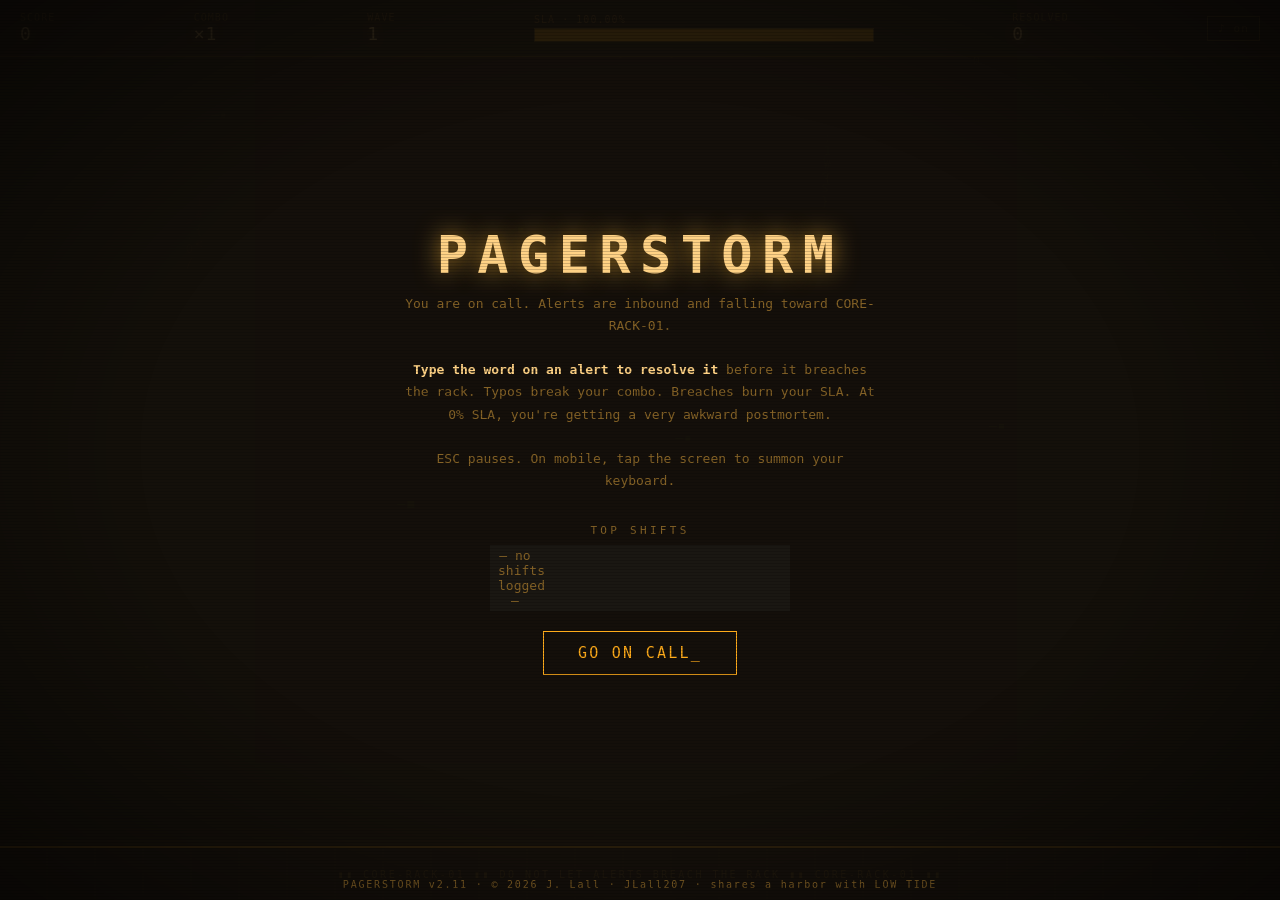
<file: pagerstorm.html>
<!DOCTYPE html>
<html lang="en">
<head>
<meta charset="UTF-8">
<meta name="viewport" content="width=device-width, initial-scale=1.0">
<title>PAGERSTORM — a NOC typing defense game</title>
<meta name="author" content="Julian T. Lall">
<meta name="copyright" content="© 2026 Julian T. Lall. All Rights Reserved.">
<!--
  PAGERSTORM v2.11 — a NOC typing defense game
  Copyright (c) 2026 Julian T. Lall (Portland, Maine, USA). All Rights Reserved.
  Publicly attributed as "J. Lall" / "JLall207".
  Shares a harbor with LOW TIDE.
-->
<style>
  :root {
    --glow-faint: rgba(255,176,0,0.15);
    --glow-soft: rgba(255,176,0,0.4);
    --glow-med: rgba(255,176,0,0.55);
    --glow-strong: rgba(255,176,0,0.75);
    --bg: #14100b;
    --bg-panel: #1d1710;
    --amber: #ffb000;
    --amber-dim: #8a6a2f;
    --amber-bright: #ffd98a;
    --crit: #ff5c4d;
    --ok: #7dd87d;
    --mono: "IBM Plex Mono", "Consolas", "Menlo", monospace;
  }
  * { margin: 0; padding: 0; box-sizing: border-box; }
  html, body { height: 100%; }
  body {
    background: var(--bg);
    color: var(--amber);
    font-family: var(--mono);
    overflow: hidden;
    user-select: none;
  }

  /* CRT atmosphere */
  #crt {
    position: fixed; inset: 0; pointer-events: none; z-index: 50;
    background: repeating-linear-gradient(
      0deg, rgba(0,0,0,0.18) 0px, rgba(0,0,0,0.18) 1px,
      transparent 1px, transparent 3px);
    mix-blend-mode: multiply;
  }
  #vignette {
    position: fixed; inset: 0; pointer-events: none; z-index: 51;
    background: radial-gradient(ellipse at center,
      transparent 55%, rgba(0,0,0,0.55) 100%);
  }
  @media (prefers-reduced-motion: no-preference) {
    #crt { animation: flicker 4s infinite; }
    @keyframes flicker {
      0%, 100% { opacity: 1; } 92% { opacity: 1; }
      93% { opacity: 0.85; } 94% { opacity: 1; }
    }
  }

  #game {
    position: fixed; inset: 0;
    display: flex; flex-direction: column;
  }

  /* HUD */
  #hud {
    display: flex; justify-content: space-between; align-items: center;
    padding: 12px 20px;
    border-bottom: 1px solid var(--amber-dim);
    background: var(--bg-panel);
    z-index: 10;
    gap: 16px;
    flex-wrap: wrap;
  }
  .hud-item { font-size: 13px; letter-spacing: 0.08em; }
  .hud-label { color: var(--amber-dim); font-size: 10px; display: block; text-transform: uppercase; }
  .hud-value { font-size: 18px; color: var(--amber-bright); text-shadow: 0 0 8px var(--glow-med); }
  #sla-wrap { flex: 1; min-width: 160px; max-width: 340px; }
  #sla-bar {
    height: 14px; border: 1px solid var(--amber-dim);
    margin-top: 3px; position: relative; overflow: hidden;
  }
  #sla-fill {
    height: 100%; width: 100%;
    background: var(--amber);
    box-shadow: 0 0 12px var(--glow-med);
    transition: width 0.3s ease, background 0.3s ease;
  }
  #sla-fill.warn { background: var(--crit); box-shadow: 0 0 12px rgba(255,92,77,0.7); }

  /* Play field */
  #field { position: relative; flex: 1; overflow: hidden; }

  .alert {
    position: absolute;
    padding: 6px 10px;
    border: 1px solid var(--amber-dim);
    background: rgba(29,23,16,0.92);
    font-size: 16px;
    letter-spacing: 0.06em;
    white-space: nowrap;
    text-shadow: 0 0 6px var(--glow-soft);
    transform: translateX(-50%);
  }
  .alert .sev {
    font-size: 9px; text-transform: uppercase; letter-spacing: 0.15em;
    display: block; color: var(--amber-dim); margin-bottom: 2px;
  }
  .alert.crit { border-color: var(--crit); }
  .alert.crit .sev { color: var(--crit); }
  .alert.locked {
    border-color: var(--amber-bright);
    box-shadow: 0 0 16px var(--glow-soft);
  }
  .alert .typed { color: var(--bg); background: var(--amber); }

  .pop {
    position: absolute; pointer-events: none;
    color: var(--ok); font-size: 12px; letter-spacing: 0.1em;
    animation: rise 0.7s ease-out forwards;
    transform: translateX(-50%);
    text-shadow: 0 0 8px rgba(125,216,125,0.6);
  }
  @keyframes rise { to { transform: translate(-50%, -34px); opacity: 0; } }

  /* Rack at the bottom = the thing you protect */
  #rack {
    height: 54px;
    border-top: 2px solid var(--amber);
    background:
      repeating-linear-gradient(90deg,
        var(--bg-panel) 0 46px, #241c12 46px 48px);
    position: relative;
    box-shadow: 0 -6px 24px var(--glow-faint);
  }
  #rack::after {
    content: "▮▮ CORE-RACK-01 ▮▮  DO NOT LET ALERTS BREACH THE RACK  ▮▮ CORE-RACK-01 ▮▮";
    position: absolute; inset: 0;
    display: flex; align-items: center; justify-content: center;
    font-size: 10px; letter-spacing: 0.25em; color: var(--amber-dim);
  }
  #rack.hit { animation: rackhit 0.35s ease; }
  @keyframes rackhit {
    0%, 100% { box-shadow: 0 -6px 24px var(--glow-faint); }
    30% { box-shadow: 0 -6px 40px rgba(255,92,77,0.8); background-color: #3a1410; }
  }

  /* Overlays */
  .overlay {
    position: fixed; inset: 0; z-index: 40;
    display: flex; flex-direction: column; align-items: center; justify-content: center;
    background: rgba(20,16,11,0.9);
    text-align: center; padding: 24px;
  }
  .overlay h1 {
    font-size: clamp(28px, 6vw, 52px);
    letter-spacing: 0.18em;
    color: var(--amber-bright);
    text-shadow: 0 0 24px var(--glow-strong);
    margin-bottom: 8px;
  }
  .overlay .sub { color: var(--amber-dim); font-size: 13px; max-width: 480px; line-height: 1.7; margin-bottom: 26px; }
  .overlay .stats { font-size: 14px; line-height: 2; margin-bottom: 26px; }
  .overlay .stats b { color: var(--amber-bright); }
  .overlay button {
    font-family: var(--mono); font-size: 15px; letter-spacing: 0.15em;
    background: none; border: 1px solid var(--amber); color: var(--amber);
    padding: 12px 34px; cursor: pointer; text-transform: uppercase;
  }
  .overlay button:hover, .overlay button:focus-visible {
    background: var(--amber); color: var(--bg);
    box-shadow: 0 0 24px var(--glow-med); outline: none;
  }
  .blink { animation: blink 1.2s step-end infinite; }
  @keyframes blink { 50% { opacity: 0; } }
  .hidden { display: none !important; }

  #wave-banner {
    position: fixed; top: 38%; left: 50%; transform: translateX(-50%);
    z-index: 30; font-size: clamp(20px, 4vw, 34px); letter-spacing: 0.3em;
    color: var(--amber-bright); text-shadow: 0 0 20px var(--glow-strong);
    pointer-events: none; opacity: 0; text-transform: uppercase;
  }
  #wave-banner.show { animation: banner 1.8s ease forwards; }
  @keyframes banner {
    0% { opacity: 0; transform: translateX(-50%) scale(0.9); }
    15% { opacity: 1; transform: translateX(-50%) scale(1); }
    80% { opacity: 1; } 100% { opacity: 0; }
  }

  #bgfx { position: absolute; inset: 0; z-index: 0; pointer-events: none; }
  .alert { z-index: 1; }
  .pop { z-index: 2; }

  .lb { margin: 6px 0 20px; min-width: 300px; }
  .lb-head { font-size: 11px; letter-spacing: 0.3em; color: var(--amber-dim); margin-bottom: 8px; text-transform: uppercase; }
  .lb-row { display: grid; grid-template-columns: 34px 70px 1fr 54px; gap: 8px; font-size: 13px; padding: 3px 8px; text-align: left; }
  .lb-row span:nth-child(3) { text-align: right; color: var(--amber-bright); }
  .lb-row:nth-child(odd) { background: rgba(255,255,255,0.03); }
  .lb-empty { color: var(--amber-dim); text-align: center; display: block; }

  #ini-wrap { margin-bottom: 20px; font-size: 14px; letter-spacing: 0.1em; }
  #ini {
    font-family: var(--mono); font-size: 20px; width: 76px; margin: 0 10px;
    background: none; border: 1px solid var(--amber); color: var(--amber-bright);
    text-align: center; text-transform: uppercase; letter-spacing: 0.3em; padding: 6px 0;
  }
  #ini:focus { outline: none; box-shadow: 0 0 14px var(--glow-med); }
  #ini-btn { font-family: var(--mono); background: none; border: 1px solid var(--amber);
    color: var(--amber); padding: 8px 14px; cursor: pointer; letter-spacing: 0.15em; }

  .btn-row { display: flex; gap: 14px; flex-wrap: wrap; justify-content: center; }
  #mute { font-family: var(--mono); font-size: 11px; letter-spacing: 0.1em;
    background: none; border: 1px solid var(--amber-dim); color: var(--amber-dim);
    padding: 5px 10px; cursor: pointer; }
  #mute:hover { color: var(--amber); border-color: var(--amber); }

  .alert.ee { border-color: #ffe86b; box-shadow: 0 0 18px rgba(255,232,107,0.55); }
  .alert.ee .sev { color: #ffe86b; }

  .foot { position: fixed; bottom: 10px; left: 0; right: 0; text-align: center;
    font-size: 10px; letter-spacing: 0.18em; color: var(--amber-dim); z-index: 41; pointer-events: none; }

  #hype {
    position: fixed; top: 30%; left: 50%; transform: translateX(-50%);
    z-index: 35; font-size: clamp(26px, 6vw, 56px); letter-spacing: 0.25em;
    color: var(--amber-bright); text-shadow: 0 0 30px var(--glow-strong);
    opacity: 0; pointer-events: none; text-transform: uppercase;
  }
  #hype.show { animation: hypepop 1.1s ease forwards; }
  @keyframes hypepop {
    0% { opacity: 0; transform: translateX(-50%) scale(0.7); }
    12% { opacity: 1; transform: translateX(-50%) scale(1.12); }
    25% { transform: translateX(-50%) scale(1); }
    75% { opacity: 1; }
    100% { opacity: 0; }
  }

  #story {
    position: fixed; inset: 0; z-index: 38;
    display: flex; flex-direction: column; align-items: center; justify-content: center;
    background: rgba(20,16,11,0.55); text-align: center; padding: 24px;
  }
  #story pre {
    font-family: var(--mono); font-size: clamp(9px, 1.7vw, 14px); line-height: 1.15;
    color: var(--amber-bright); text-shadow: 0 0 14px var(--glow-med); margin-bottom: 26px;
    white-space: pre;
  }
  #story-text { font-size: 15px; letter-spacing: 0.08em; color: var(--amber);
    max-width: 520px; line-height: 1.9; min-height: 60px; }
  #story-hint { margin-top: 24px; font-size: 11px; letter-spacing: 0.2em; color: var(--amber-dim); }

  #mobile-input {
    position: fixed; top: -100px; left: 0; opacity: 0; height: 1px; width: 1px;
  }
</style>
</head>
<body>

<div id="game">
  <div id="hud">
    <div class="hud-item"><span class="hud-label">Score</span><span class="hud-value" id="score">0</span></div>
    <div class="hud-item"><span class="hud-label">Combo</span><span class="hud-value" id="combo">×1</span></div>
    <div class="hud-item"><span class="hud-label">Wave</span><span class="hud-value" id="wave">1</span></div>
    <div class="hud-item" id="sla-wrap">
      <span class="hud-label">SLA · <span id="sla-pct">100.00%</span></span>
      <div id="sla-bar"><div id="sla-fill"></div></div>
    </div>
    <div class="hud-item"><span class="hud-label">Resolved</span><span class="hud-value" id="kills">0</span></div>
    <button id="mute" title="toggle audio">♪ on</button>
  </div>
  <div id="field"><canvas id="bgfx"></canvas></div>
  <div id="rack"></div>
</div>

<div id="wave-banner"></div>
<div id="hype"></div>
<div id="crt"></div>
<div id="vignette"></div>

<div class="overlay" id="start-screen">
  <h1>PAGERSTORM</h1>
  <div class="sub">
    You are on call. Alerts are inbound and falling toward CORE-RACK-01.<br><br>
    <b style="color:var(--amber-bright)">Type the word on an alert to resolve it</b> before it breaches the rack.
    Typos break your combo. Breaches burn your SLA. At 0% SLA, you're getting a very awkward postmortem.<br><br>
    ESC pauses. On mobile, tap the screen to summon your keyboard.
  </div>
  <div class="lb"><div class="lb-head">Top Shifts</div><div id="lb-title"></div></div>
  <button id="start-btn">Go on call<span class="blink">_</span></button>
</div>
<div class="foot">PAGERSTORM v2.11 · © 2026 J. Lall · JLall207 · shares a harbor with LOW TIDE</div>

<div class="overlay hidden" id="pause-screen">
  <h1>PAUSED</h1>
  <div class="sub">The pager is silent. For now.</div>
  <div class="btn-row">
    <button id="resume-btn">Resume shift</button>
    <button id="abandon-btn">Abandon shift</button>
  </div>
</div>

<div class="overlay hidden" id="over-screen">
  <h1 style="color:var(--crit); text-shadow:0 0 24px rgba(255,92,77,0.7)">SLA BREACHED</h1>
  <div class="stats">
    Final score: <b id="f-score">0</b><br>
    Alerts resolved: <b id="f-kills">0</b><br>
    Best combo: <b id="f-combo">×1</b><br>
    Waves survived: <b id="f-wave">1</b><br>
    Accuracy: <b id="f-acc">100%</b><br>
    Pace: <b id="f-wpm">0</b> wpm
  </div>
  <div class="sub" id="f-quip"></div>
  <div id="ini-wrap" class="hidden">NEW TOP SHIFT — INITIALS:
    <input id="ini" maxlength="3" autocomplete="off" spellcheck="false"><button id="ini-btn">LOG</button>
  </div>
  <div class="lb hidden" id="lb-over-wrap"><div class="lb-head">Top Shifts</div><div id="lb-over"></div></div>
  <div class="btn-row">
    <button id="retry-btn">Take another shift</button>
    <button id="title-btn">Back to title</button>
  </div>
</div>

<div id="story" class="hidden">
  <pre id="story-art"></pre>
  <div id="story-text"></div>
  <div id="story-hint">ENTER / TAP to continue</div>
</div>

<input id="mobile-input" autocomplete="off" autocapitalize="none" autocorrect="off" spellcheck="false" aria-hidden="true" tabindex="-1">

<script>
(() => {
  const WORDS = {
    easy: ["ping","dns","ssh","cron","log","bash","node","port","yaml","boot","sudo","grep","curl","vpn","http","cache","proxy","shell","patch","alert",
      "wifi","email","cloud","virus","login","files","print","mouse","modem","spam","app","data","save","copy","paste","icon","user","admin","query","robot"],
    mid: ["reboot","uptime","kernel","docker","backup","deploy","subnet","triage","oncall","syslog","apache","router","daemon","socket","status","branch","commit","reload","thread","packet",
      "laptop","screen","update","install","restart","upload","browser","desktop","monitor","printer","scanner","malware","restore","archive","cookie","plugin","driver","ticket","outage","folder","hotspot","webcam","charger","dongle"],
    hard: ["failover","latency","rollback","firewall","incident","terminal","gateway","snapshot","pipeline","registry","endpoint","throttle","container","heartbeat","bandwidth","checksum","hostname","interface","provision","replicate",
      "password","phishing","keyboard","download","ethernet","bluetooth","firmware","helpdesk","database","spreadsheet","encryption","middleware","migration","antivirus","broadband","clipboard","hyperlink","macro","overclock","peripherals"],
    crit: ["postmortem","kubernetes","escalation","observability","authentication","loadbalancer","infrastructure","orchestration","virtualization","configuration",
      "troubleshooting","cybersecurity","documentation","compatibility","administrator","notifications","microservices","interoperability","twofactorauth","spreadsheets"]
  };
  const QUIPS = [
    "Root cause: insufficient typing velocity.",
    "The postmortem will be blameless. The leaderboard will not.",
    "Have you tried turning the SLA off and on again?",
    "Somewhere, a status page just turned red.",
    "Error budget: fully spent. Coffee budget: recommended."
  ];

  const field = document.getElementById("field");
  const el = id => document.getElementById(id);
  const hud = { score: el("score"), combo: el("combo"), wave: el("wave"),
    slaPct: el("sla-pct"), slaFill: el("sla-fill"), kills: el("kills") };

  let alerts = [];        // {word, typed, x, y, speed, node, crit, locked}
  let state = "start";    // start | play | pause | over
  let score, combo, bestCombo, wave, sla, kills, hits, misses;
  let spawnTimer, waveTimer, lastTime, lockTarget, runStart;

  const WAVE_LEN = 22000; // ms per wave
  const BASE_SPAWN = 2100, BASE_SPEED = 26; // px/sec

  function reset() {
    alerts.forEach(a => a.node.remove());
    alerts = [];
    score = 0; combo = 0; bestCombo = 0; wave = 1; sla = 100;
    kills = 0; hits = 0; misses = 0;
    spawnTimer = 600; waveTimer = WAVE_LEN; lockTarget = null;
    runStart = performance.now();
    updateHud();
  }

  function pickWord() {
    const pools = wave <= 2 ? ["easy","easy","mid"]
      : wave <= 4 ? ["easy","mid","mid","hard"]
      : wave <= 6 ? ["mid","hard","hard","crit"]
      : ["mid","hard","crit","crit"];
    const pool = WORDS[pools[Math.floor(Math.random() * pools.length)]];
    return pool[Math.floor(Math.random() * pool.length)];
  }

  function spawn() {
    const ee = wave >= 4 && Math.random() < 0.02; /* a page from another harbor */
    let word, tries = 0;
    if (ee) word = "gullharbor";
    else {
      do { word = pickWord(); tries++; }
      while (tries < 20 && alerts.some(a =>
        a.word === word || a.word[0] === word[0] && a.typed === 0));
    }
    const crit = !ee && wave >= 3 && Math.random() < 0.18;
    const node = document.createElement("div");
    node.className = "alert" + (crit ? " crit" : "") + (ee ? " ee" : "");
    node.innerHTML = `<span class="sev">${ee ? "sev-1 · gullharbor-core" : crit ? "sev-1 · critical" : "sev-" + (2 + Math.floor(Math.random()*2))}</span><span class="w"></span>`;
    field.appendChild(node);

    const pad = 90;
    const x = pad + Math.random() * (field.clientWidth - pad * 2);
    const speedMult = 1 + (wave - 1) * 0.13;
    const a = {
      word, typed: 0, x, y: -50,
      speed: (BASE_SPEED + Math.random() * 14) * speedMult * (crit ? 1.35 : 1) * (ee ? 0.75 : 1),
      node, crit, ee, wordEl: node.querySelector(".w")
    };
    renderWord(a);
    node.style.left = x + "px";
    alerts.push(a);
  }

  function renderWord(a) {
    a.wordEl.innerHTML =
      `<span class="typed">${a.word.slice(0, a.typed)}</span>${a.word.slice(a.typed)}`;
  }

  function updateHud() {
    hud.score.textContent = score;
    hud.combo.textContent = "×" + Math.max(1, combo);
    hud.wave.textContent = wave;
    hud.kills.textContent = kills;
    hud.slaPct.textContent = Math.max(0, sla).toFixed(2) + "%";
    hud.slaFill.style.width = Math.max(0, sla) + "%";
    hud.slaFill.classList.toggle("warn", sla <= 35);
  }

  function popText(x, y, text) {
    const p = document.createElement("div");
    p.className = "pop"; p.textContent = text;
    p.style.left = x + "px"; p.style.top = y + "px";
    field.appendChild(p);
    setTimeout(() => p.remove(), 700);
  }

  function resolveAlert(a) {
    const mult = 1 + Math.floor(combo / 5) * 0.5;
    const pts = Math.round(a.word.length * 10 * mult * (a.crit ? 2 : 1) * (a.ee ? 4 : 1));
    score += pts; kills++; combo++;
    bestCombo = Math.max(bestCombo, combo);
    popText(a.x, a.y, a.ee ? "DEFERRED · TIDE HELD +" + pts : "RESOLVED +" + pts);
    a.ee ? sEE() : sResolve();
    const HYPE = { 10: "NICE.", 20: "GOOD JOB.", 30: "WICKED.", 50: "DAMN.", 75: "FINEST KIND.", 100: "UNPAGEABLE." };
    if (HYPE[combo]) { hype(HYPE[combo]); applause(Math.min(6, combo / 10)); fanfare(); }
    removeAlert(a);
    updateHud();
  }

  function removeAlert(a) {
    a.node.remove();
    alerts = alerts.filter(x => x !== a);
    if (lockTarget === a) lockTarget = null;
  }

  function breach(a) {
    sla -= a.crit ? 16 : 10;
    combo = 0;
    sBreach();
    removeAlert(a);
    const rack = document.getElementById("rack");
    rack.classList.remove("hit"); void rack.offsetWidth; rack.classList.add("hit");
    updateHud();
    if (sla <= 0) gameOver();
  }

  function showBanner(text) {
    const b = el("wave-banner");
    b.textContent = text;
    b.classList.remove("show"); void b.offsetWidth; b.classList.add("show");
  }

  function loop(t) {
    if (state !== "play") return;
    const dt = Math.min(50, t - lastTime); lastTime = t;

    spawnTimer -= dt;
    const spawnRate = Math.max(650, BASE_SPAWN - (wave - 1) * 170);
    if (spawnTimer <= 0) { spawn(); spawnTimer = spawnRate * (0.75 + Math.random() * 0.5); }

    waveTimer -= dt;
    if (waveTimer <= 0) {
      wave++; waveTimer = WAVE_LEN;
      updateHud();
      if (STORIES[wave] && !shownStories.has(wave)) { enterStory(wave); return; }
      showBanner("Wave " + wave + " — alert storm intensifies");
      sRiser();
    }

    const floor = field.clientHeight - 8;
    for (const a of [...alerts]) {
      a.y += a.speed * dt / 1000;
      a.node.style.top = a.y + "px";
      if (a.y + a.node.offsetHeight >= floor) breach(a);
    }
    requestAnimationFrame(loop);
  }

  function handleKey(ch) {
    if (state !== "play" || !/^[a-z]$/.test(ch)) return;

    if (!lockTarget) {
      // target the lowest (most dangerous) alert starting with this letter
      const candidates = alerts.filter(a => a.word[0] === ch);
      if (!candidates.length) { misses++; combo = 0; updateHud(); return; }
      lockTarget = candidates.sort((a, b) => b.y - a.y)[0];
      lockTarget.node.classList.add("locked");
    }

    const a = lockTarget;
    if (a.word[a.typed] === ch) {
      hits++; a.typed++;
      sClick();
      renderWord(a);
      if (a.typed === a.word.length) resolveAlert(a);
    } else {
      misses++; combo = 0; updateHud();
      sErr();
    }
  }

  function start() {
    reset();
    state = "play";
    el("start-screen").classList.add("hidden");
    el("over-screen").classList.add("hidden");
    hueT = 0; /* every shift starts on classic amber */
    shownStories.clear();
    lastTime = performance.now();
    showBanner("Wave 1 — shift begins");
    musicSet("play");
    requestAnimationFrame(loop);
    focusMobile();
  }

  function pause() {
    if (state !== "play") return;
    state = "pause";
    el("pause-screen").classList.remove("hidden");
    if (PSA.master && !PSA.muted) PSA.master.gain.value = 0.14;
  }
  function resume() {
    if (state !== "pause") return;
    state = "play";
    el("pause-screen").classList.add("hidden");
    if (PSA.master && !PSA.muted) PSA.master.gain.value = 0.42;
    lastTime = performance.now();
    requestAnimationFrame(loop);
    focusMobile();
  }

  function gameOver() {
    state = "over";
    el("f-score").textContent = score;
    el("f-kills").textContent = kills;
    el("f-combo").textContent = "×" + Math.max(1, bestCombo);
    el("f-wave").textContent = wave;
    const acc = hits + misses ? Math.round(hits / (hits + misses) * 100) : 100;
    el("f-acc").textContent = acc + "%";
    el("f-quip").textContent = QUIPS[Math.floor(Math.random() * QUIPS.length)];
    const mins = (performance.now() - runStart) / 60000;
    el("f-wpm").textContent = Math.round((hits / 5) / Math.max(mins, 0.02));
    musicSet("title");
    if (lbQualifies(score)) {
      el("ini-wrap").classList.remove("hidden");
      el("lb-over-wrap").classList.add("hidden");
      setTimeout(() => el("ini").focus(), 60);
    } else {
      el("ini-wrap").classList.add("hidden");
      el("lb-over-wrap").classList.remove("hidden");
      renderBoards();
    }
    el("over-screen").classList.remove("hidden");
  }

  // Input
  document.addEventListener("keydown", e => {
    if (state === "story") { if (e.key === "Enter" || e.key === " " || e.key === "Escape") storyAdvance(); return; }
    if (e.key === "Escape") { state === "play" ? pause() : resume(); return; }
    if ((e.key === "m" || e.key === "M") && state !== "play") { musicMute(!PSA.muted); return; }
    if (e.metaKey || e.ctrlKey || e.altKey) return;
    handleKey(e.key.toLowerCase());
  });

  // Mobile: hidden input to summon keyboard
  const mob = el("mobile-input");
  function focusMobile() {
    if ("ontouchstart" in window) mob.focus({ preventScroll: true });
  }
  document.addEventListener("touchstart", () => { if (state === "play") focusMobile(); });
  mob.addEventListener("input", () => {
    const v = mob.value.toLowerCase();
    if (v) handleKey(v[v.length - 1]);
    mob.value = "";
  });

  /* ---------- story interludes: the pager goes quiet, the shift speaks ---------- */
  const STORIES = {
    4: {
      art: [
        "  .--------------.",
        "  | 03:12  ALERT |",
        "  |  ############|",
        "  '--------------'",
        "     [==],,[==]   "
      ].join("\n"),
      lines: [
        "03:12 AM. The pager has a heartbeat.",
        "Yours syncs to it whether you agree or not.",
        "Back to work."
      ]
    },
    7: {
      art: [
        "      ) ) )",
        "     ( ( (",
        "   .--------.",
        "   |        |]",
        "   |  NOC   |",
        "   '--------'"
      ].join("\n"),
      lines: [
        "The coffee went cold an hour ago.",
        "You drink it anyway. This is the covenant.",
        "The graphs do not care how it tastes."
      ]
    },
    10: {
      art: [
        "        __",
        "      -=(o '.",
        "         '.-.\\",
        "         /|  \\\\",
        "         '|  ||",
        "          _\\_):,_"
      ].join("\n"),
      lines: [
        "A gull lands on the windowsill. It watches the screens.",
        "It has both eyes on the graphs. Gulls can't do that.",
        "Somewhere downeast, a tide is holding. Type."
      ]
    }
  };
  const shownStories = new Set();
  let storyIdx = 0, storyWave = 0;
  function enterStory(w) {
    shownStories.add(w);
    storyWave = w; storyIdx = 0;
    state = "story";
    alerts.forEach(a => a.node.remove()); alerts = []; lockTarget = null;
    PSA.story = true;
    el("story-art").textContent = STORIES[w].art;
    el("story-text").textContent = STORIES[w].lines[0];
    el("story").classList.remove("hidden");
  }
  function storyAdvance() {
    storyIdx++;
    const s = STORIES[storyWave];
    if (storyIdx < s.lines.length) {
      el("story-text").textContent = s.lines[storyIdx];
      return;
    }
    el("story").classList.add("hidden");
    PSA.story = false;
    state = "play";
    lastTime = performance.now();
    spawnTimer = 900;
    showBanner("Wave " + wave + " — alert storm intensifies");
    sRiser();
    requestAnimationFrame(loop);
    focusMobile();
  }
  el("story").addEventListener("click", () => { if (state === "story") storyAdvance(); });

  /* ---------- exit to title ---------- */
  function toTitle() {
    state = "start";
    hueT = 0;
    alerts.forEach(a => a.node.remove()); alerts = []; lockTarget = null;
    el("pause-screen").classList.add("hidden");
    el("over-screen").classList.add("hidden");
    el("start-screen").classList.remove("hidden");
    if (PSA.master && !PSA.muted) PSA.master.gain.value = 0.42;
    musicSet("title");
    renderBoards();
  }

  /* ---------- leaderboard (local, arcade-style) ---------- */
  const LB_KEY = "pagerstorm_scores";
  function lbGet() { try { return JSON.parse(localStorage.getItem(LB_KEY)) || []; } catch (e) { return []; } }
  function lbSave(l) { try { localStorage.setItem(LB_KEY, JSON.stringify(l)); } catch (e) {} }
  function lbQualifies(s) { const l = lbGet(); return s > 0 && (l.length < 10 || s > l[l.length - 1].score); }
  function lbAdd(name, s, w) {
    const l = lbGet();
    l.push({ name, score: s, wave: w });
    l.sort((a, b) => b.score - a.score);
    lbSave(l.slice(0, 10));
  }
  function renderBoards() {
    const l = lbGet();
    const html = l.length
      ? l.map((r, i) => `<div class="lb-row"><span>${String(i + 1).padStart(2, "0")}</span><span>${r.name}</span><span>${r.score}</span><span>W${r.wave}</span></div>`).join("")
      : '<div class="lb-row"><span class="lb-empty">— no shifts logged —</span></div>';
    el("lb-title").innerHTML = html;
    el("lb-over").innerHTML = html;
  }
  function submitInitials() {
    const v = (el("ini").value.toUpperCase().replace(/[^A-Z0-9]/g, "") || "AAA").slice(0, 3);
    lbAdd(v, score, wave);
    el("ini").value = "";
    el("ini-wrap").classList.add("hidden");
    renderBoards();
    el("lb-over-wrap").classList.remove("hidden");
  }
  el("ini-btn").addEventListener("click", submitInitials);
  el("ini").addEventListener("keydown", e => {
    e.stopPropagation();
    if (e.key === "Enter") submitInitials();
  });

  /* ---------- audio: spunky electronic, layered by wave ---------- */
  const PSA = { ctx: null, master: null, muted: false, mode: null, step: 0, nextT: 0, timer: null, noise: null };
  function actx() {
    if (!PSA.ctx) {
      PSA.ctx = new (window.AudioContext || window.webkitAudioContext)();
      PSA.master = PSA.ctx.createGain();
      PSA.master.gain.value = 0.42;
      const comp = PSA.ctx.createDynamicsCompressor();
      comp.threshold.value = -18; comp.knee.value = 12; comp.ratio.value = 6;
      comp.attack.value = 0.004; comp.release.value = 0.18;
      PSA.master.connect(comp).connect(PSA.ctx.destination);
      const len = PSA.ctx.sampleRate * 0.5;
      PSA.noise = PSA.ctx.createBuffer(1, len, PSA.ctx.sampleRate);
      const d = PSA.noise.getChannelData(0);
      for (let i = 0; i < len; i++) d[i] = Math.random() * 2 - 1;
    }
    if (PSA.ctx.state === "suspended") PSA.ctx.resume();
    return PSA.ctx;
  }
  function tone(f, t, d, vol = 0.12, type = "square", slide = 0) {
    try {
      const c = actx(), o = c.createOscillator(), g = c.createGain();
      o.type = type; o.frequency.setValueAtTime(f, t);
      if (slide) o.frequency.exponentialRampToValueAtTime(slide, t + d);
      g.gain.setValueAtTime(0.0001, t);
      g.gain.exponentialRampToValueAtTime(vol, t + 0.006);
      g.gain.exponentialRampToValueAtTime(0.0001, t + d);
      o.connect(g).connect(PSA.master);
      o.start(t); o.stop(t + d + 0.02);
    } catch (e) {}
  }
  function hatN(t, vol = 0.05, d = 0.04) {
    try {
      const c = actx(), s = c.createBufferSource(), g = c.createGain();
      s.buffer = PSA.noise;
      g.gain.setValueAtTime(vol, t);
      g.gain.exponentialRampToValueAtTime(0.0001, t + d);
      s.connect(g).connect(PSA.master);
      s.start(t); s.stop(t + d + 0.01);
    } catch (e) {}
  }
  const midi = n => 440 * Math.pow(2, (n - 69) / 12);
  const BASSLINE = [45, 45, 57, 45, 48, 48, 60, 48, 43, 43, 55, 43, 50, 50, 62, 50];
  const LEADSCALE = [69, 72, 74, 76, 79, 81];
  function schedule() {
    const c = PSA.ctx;
    if (!c || PSA.muted) return;
    const play = PSA.mode === "play";
    const bpm = play ? 128 : 96;
    const s16 = 60 / bpm / 4;
    while (PSA.nextT < c.currentTime + 0.18) {
      const st = PSA.step % 16, t = PSA.nextT;
      if (PSA.story) { /* interlude: just the pulse */
        if (st % 8 === 0) tone(110, t, 0.4, 0.09, "sine", 55);
        PSA.step++; PSA.nextT += s16;
        continue;
      }
      const layers = play ? Math.min(5, 1 + (wave - 1)) : 1;
      if (play && st % 4 === 0) tone(150, t, 0.11, 0.5, "sine", 42);              /* kick */
      if (!play && st === 0) tone(110, t, 0.5, 0.1, "sine", 55);                  /* title thump */
      if (st % 2 === 0) {                                                          /* bass */
        const n = BASSLINE[Math.floor(PSA.step / 2) % 16];
        tone(midi(n), t, s16 * 1.6, play ? 0.15 : 0.07, "sawtooth");
      }
      if (layers >= 2 && st % 2 === 1) hatN(t, st % 4 === 3 ? 0.07 : 0.035);      /* hats */
      if (layers >= 3 && (st === 2 || st === 6 || st === 10 || st === 14) && Math.random() < 0.8)
        tone(midi(LEADSCALE[Math.floor(Math.random() * LEADSCALE.length)]), t, 0.12, 0.07, "triangle");
      if (layers >= 4 && st % 2 === 1) hatN(t + s16 / 2, 0.026, 0.03);            /* 16th shimmer */
      if (layers >= 5 && st % 8 === 4) tone(midi(57), t, 0.3, 0.09, "square", midi(69)); /* siren riff */
      if (play && combo >= 10 && (st === 4 || st === 12)) hatN(t, 0.1, 0.09);      /* the crowd claps along */
      PSA.step++; PSA.nextT += s16;
    }
  }
  function musicSet(mode) {
    PSA.mode = mode;
    if (PSA.muted) return;
    actx();
    if (!PSA.timer) {
      PSA.nextT = PSA.ctx.currentTime + 0.05;
      PSA.step = 0;
      PSA.timer = setInterval(schedule, 90);
    }
  }
  function musicMute(m) {
    PSA.muted = m;
    if (!m) actx();
    if (PSA.master) PSA.master.gain.value = m ? 0 : (state === "pause" ? 0.14 : 0.42);
    el("mute").textContent = m ? "♪ off" : "♪ on";
  }
  el("mute").addEventListener("click", () => { musicMute(!PSA.muted); focusMobile(); });
  const now0 = () => (actx(), PSA.ctx.currentTime);
  function sClick() { if (!PSA.muted) tone(1900, now0(), 0.03, 0.028, "square"); }
  function sErr() { if (!PSA.muted) tone(180, now0(), 0.09, 0.06, "sawtooth"); }
  function sResolve() { if (!PSA.muted) { const t = now0(); tone(880, t, 0.07, 0.07, "triangle"); tone(1320, t + 0.07, 0.09, 0.07, "triangle"); } }
  function sBreach() { if (!PSA.muted) tone(300, now0(), 0.25, 0.12, "sawtooth", 70); }
  function sRiser() { if (!PSA.muted) tone(220, now0(), 0.5, 0.05, "sawtooth", 880); }
  function sEE() { if (!PSA.muted) { const t = now0(); tone(1240, t, 0.18, 0.06, "sine"); tone(2140, t + 0.2, 0.2, 0.06, "sine"); } }
  function hype(text) {
    const hEl = el("hype");
    hEl.textContent = text;
    hEl.classList.remove("show"); void hEl.offsetWidth; hEl.classList.add("show");
  }
  function applause(intensity) { /* a small synthesized crowd */
    if (PSA.muted) return;
    const t0 = now0(), n = Math.round(10 + intensity * 5);
    for (let i = 0; i < n; i++) hatN(t0 + Math.random() * 0.9, 0.03 + Math.random() * 0.05, 0.03 + Math.random() * 0.04);
  }
  function fanfare() {
    if (PSA.muted) return;
    const t = now0();
    tone(523, t, 0.09, 0.08, "triangle");
    tone(659, t + 0.09, 0.09, 0.08, "triangle");
    tone(784, t + 0.18, 0.16, 0.09, "triangle");
  }

  /* ---------- rainbow LED theme + ambient IT backdrop ---------- */
  const bg = el("bgfx"), bgc = bg.getContext("2d");
  function sizeBG() { bg.width = field.clientWidth; bg.height = field.clientHeight; }
  addEventListener("resize", sizeBG);
  setTimeout(sizeBG, 60);
  const GLY = "01<>/#$:;{}".split("");
  const cols = Array.from({ length: 16 }, () => ({ x: Math.random(), y: Math.random() * 600, sp: 14 + Math.random() * 26 }));
  const pkts = Array.from({ length: 9 }, () => ({ x: Math.random(), y: Math.random(), vx: 10 + Math.random() * 22, vy: -3 - Math.random() * 7, s: 3 + Math.random() * 4 }));
  const rootStyle = document.documentElement.style;
  let thLast = performance.now(), hueT = 0;
  function themeLoop(t) {
    const dt = Math.min(60, t - thLast); thLast = t;
    if (state === "play") hueT += dt;           /* the spectrum only turns on shift */
    const hue = (38 + hueT / 99) % 360;         /* full cycle ~36s: slow, no strobing */
    rootStyle.setProperty("--amber", `hsl(${hue},100%,55%)`);
    rootStyle.setProperty("--amber-bright", `hsl(${hue},100%,76%)`);
    rootStyle.setProperty("--amber-dim", `hsl(${hue},55%,34%)`);
    rootStyle.setProperty("--glow-faint", `hsla(${hue},100%,60%,0.15)`);
    rootStyle.setProperty("--glow-soft", `hsla(${hue},100%,60%,0.4)`);
    rootStyle.setProperty("--glow-med", `hsla(${hue},100%,60%,0.55)`);
    rootStyle.setProperty("--glow-strong", `hsla(${hue},100%,62%,0.75)`);
    if (bg.width) {
      bgc.clearRect(0, 0, bg.width, bg.height);
      bgc.font = "12px monospace";
      for (const c of cols) {
        c.y += c.sp * dt / 1000;
        if (c.y > bg.height + 60) { c.y = -30; c.x = Math.random(); }
        for (let k = 0; k < 5; k++) {
          bgc.fillStyle = `hsla(${hue},90%,60%,${0.1 - k * 0.018})`;
          bgc.fillText(GLY[(k * 7 + (c.y / 14 | 0)) % GLY.length], c.x * bg.width, c.y - k * 14);
        }
      }
      for (const p of pkts) {
        p.x += p.vx * dt / 1000 / Math.max(bg.width, 1);
        p.y += p.vy * dt / 1000 / Math.max(bg.height, 1);
        if (p.x > 1.05) { p.x = -0.05; p.y = Math.random(); }
        if (p.y < -0.05) p.y = 1.05;
        bgc.fillStyle = `hsla(${(hue + 40) % 360},90%,60%,0.13)`;
        const X = p.x * bg.width, Y = p.y * bg.height;
        bgc.fillRect(X, Y, p.s, p.s);
        bgc.fillRect(X - 10, Y + p.s / 2 - 0.5, 8, 1);
      }
    }
    requestAnimationFrame(themeLoop);
  }
  requestAnimationFrame(themeLoop);

  /* first gesture starts the title groove */
  const kickoff = () => { musicSet(state === "play" ? "play" : "title"); };
  addEventListener("pointerdown", kickoff, { once: true });
  addEventListener("keydown", kickoff, { once: true });
  renderBoards();

  el("abandon-btn").addEventListener("click", toTitle);
  el("title-btn").addEventListener("click", toTitle);
  el("start-btn").addEventListener("click", start);
  el("retry-btn").addEventListener("click", start);
  el("resume-btn").addEventListener("click", resume);
})();
</script>
</body>
</html>
</file>
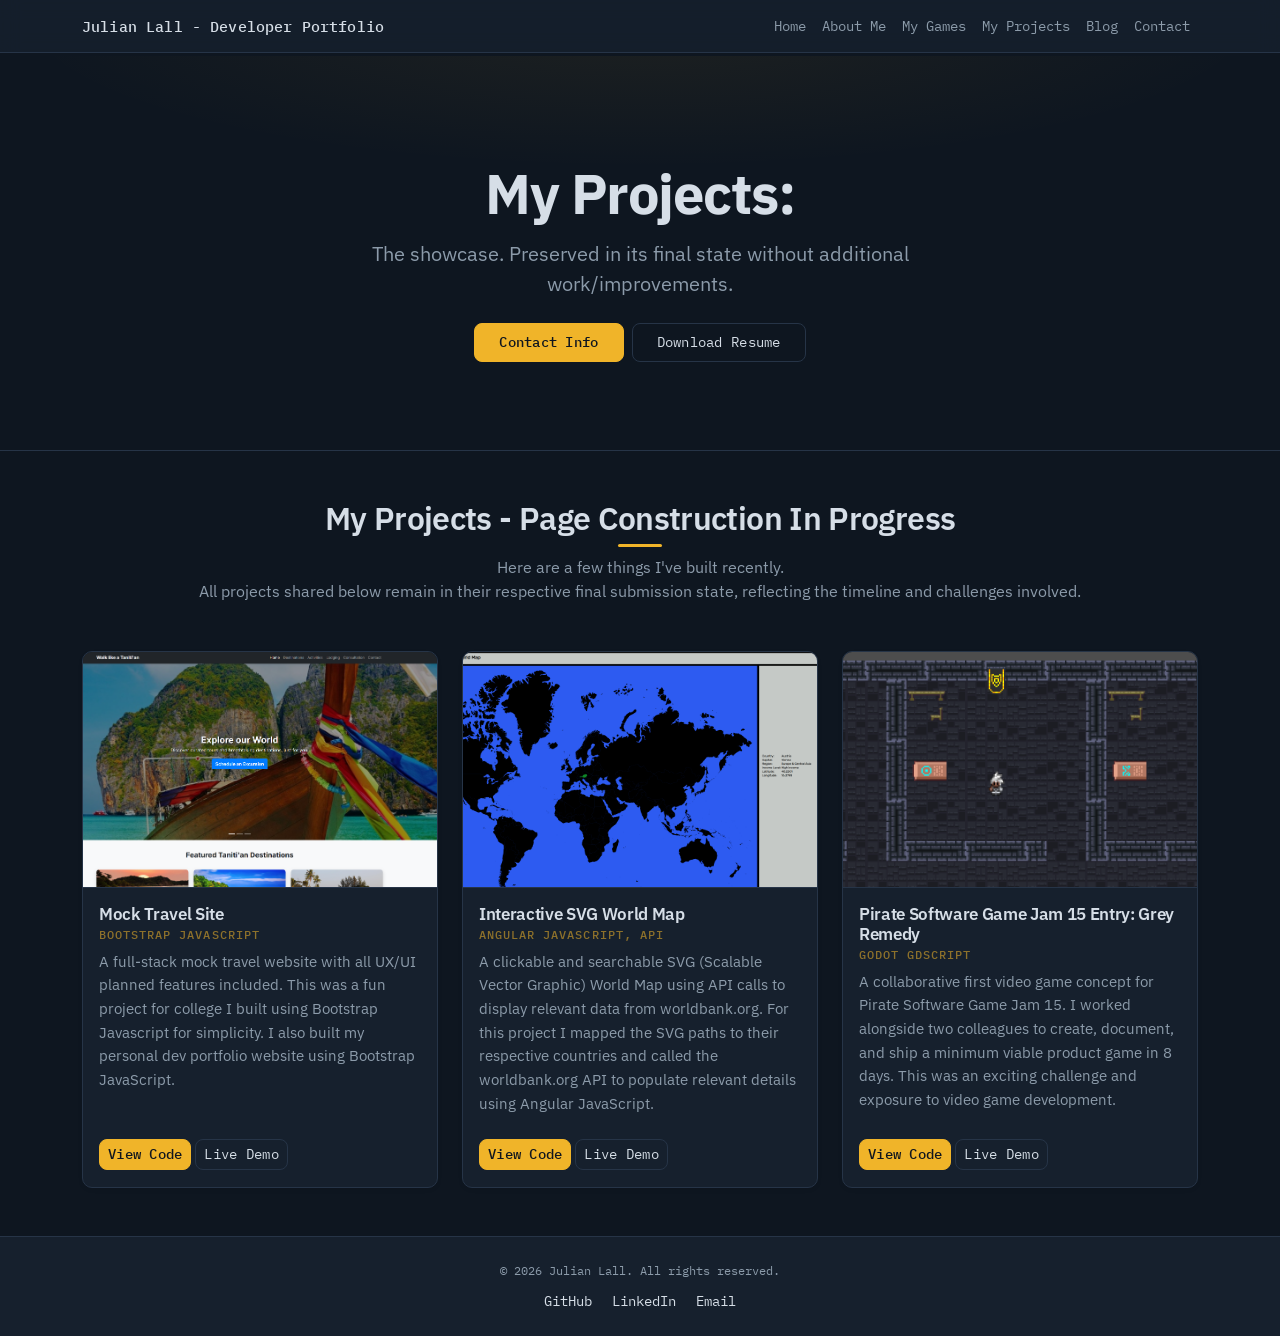
<file: projects.html>
<!DOCTYPE html>
<html lang="en" data-bs-theme="dark">
<head>
    <meta charset="UTF-8">
    <meta name="viewport" content="width=device-width, initial-scale=1.0">
    <title>Julian Lall - Developer Portfolio</title>
    <meta name="description" content="Julian Lall — systems engineer and software developer in Portland, Maine. Infrastructure automation, full-stack apps, and indie games.">
    <meta property="og:title" content="Julian Lall — Developer Portfolio">
    <meta property="og:description" content="Systems engineer who ships software. Infrastructure automation, full-stack apps, and indie games.">
    <meta property="og:image" content="https://jlall207.github.io/JL-Site/Images/JL.jpg">
    <meta property="og:type" content="website">
    <link href="https://cdn.jsdelivr.net/npm/bootstrap@5.3.0/dist/css/bootstrap.min.css" rel="stylesheet">
    <style>
        /* Build out an extended project page and provide more examples of projects when possible, this will show examples of all projects; while keeping the homepage highlights reserved for the newest/most impressive projects. */
        body { padding-top: 56px; }
        .hero-section { background-color: #f8f9fa; padding: 5rem 0; }
    </style>
    <link rel="icon" href="Images/favicon.ico" sizes="32x32">
    <link rel="icon" href="Images/favicon.svg" type="image/svg+xml">
    <link rel="apple-touch-icon" href="Images/apple-touch-icon.png">
    <link rel="preconnect" href="https://fonts.googleapis.com">
    <link rel="preconnect" href="https://fonts.gstatic.com" crossorigin>
    <link href="https://fonts.googleapis.com/css2?family=IBM+Plex+Mono:wght@400;500&family=IBM+Plex+Sans:wght@400;500;600;700&display=swap" rel="stylesheet">
    <link rel="stylesheet" href="css/facelift.css">
</head>
<body>

    <nav class="navbar navbar-expand-lg navbar-dark bg-dark fixed-top">
        <div class="container">
            <a class="navbar-brand" href="index.html">Julian Lall - Developer Portfolio</a>
            <button class="navbar-toggler" type="button" data-bs-toggle="collapse" data-bs-target="#navbarNav">
                <span class="navbar-toggler-icon"></span>
            </button>
            <div class="collapse navbar-collapse" id="navbarNav">
                <ul class="navbar-nav ms-auto">
                    <li class="nav-item"><a class="nav-link" href="index.html">Home</a></li>
                    <li class="nav-item"><a class="nav-link" href="about.html">About Me</a></li>
                    <li class="nav-item"><a class="nav-link" href="https://ego207.itch.io/">My Games</a></li>
                    <li class="nav-item"><a class="nav-link" href="projects.html">My Projects</a></li>
                    <li class="nav-item"><a class="nav-link" href="blog.html">Blog</a></li>
                    <li class="nav-item"><a class="nav-link" href="contact.html">Contact</a></li>

                </ul>
            </div>
        </div>
    </nav>

    <section id="home" class="hero-section text-center">
        <div class="container">
            <div class="row justify-content-center">
                <div class="col-lg-8">
                    <h1 class="display-4 fw-bold">My Projects:</h1>
                    <p class="lead text-muted mb-4">The showcase. Preserved in its final state without additional work/improvements.</p>
                    <div class="d-grid gap-2 d-sm-flex justify-content-sm-center">
                        <a href="#about" class="btn btn-primary btn-lg px-4 gap-3">Contact Info</a>
                        <a href="Files\JulianLallResume.pdf" class="btn btn-outline-secondary btn-lg px-4" download>Download Resume</a>
                    </div>
                </div>
            </div>
        </div>
    </section>


    <section id="projects" class="py-5">
        <div class="container">
            <div class="text-center mb-5">
                <h2>My Projects - Page Construction In Progress</h2>
                <p class="text-muted">Here are a few things I've built recently. <br />
                    All projects shared below remain in their respective final submission state, reflecting the timeline and challenges involved.
                </p>
            </div>
            
            <div class="row g-4">
                <div class="col-md-6 col-lg-4">
                    <div class="card h-100 shadow-sm">
                        <img src="Images/VisitTaniti.png" class="card-img-top" alt="Visit Taniti Mock Travel Site" style="width:414px;height:269px;">
                        <div class="card-body">
                            <h5 class="card-title">Mock Travel Site</h5>
                            <h6 class="card-subtitle mb-2 text-muted">Bootstrap JavaScript</h6>
                            <p class="card-text">A full-stack mock travel website with all UX/UI planned features included. This was a fun project for college I built using Bootstrap Javascript for simplicity. I also built my personal dev portfolio website using Bootstrap JavaScript.</p>
                        </div>
                        <div class="card-footer bg-transparent border-top-0">
                            <a href="https://github.com/JLall207/D479-VisitTaniti" class="btn btn-sm btn-primary">View Code</a>
                            <a href="https://jlall207.github.io/D479-VisitTaniti/" class="btn btn-sm btn-outline-dark">Live Demo</a>
                        </div>
                    </div>
                </div>

                <div class="col-md-6 col-lg-4">
                    <div class="card h-100 shadow-sm">
                        <img src="Images\WorldMap.png" class="card-img-top" alt="Interactive Angular SVG World Map" style="width:414px;height:269px;">
                        <div class="card-body">
                            <h5 class="card-title">Interactive SVG World Map</h5>
                            <h6 class="card-subtitle mb-2 text-muted">Angular JavaScript, API</h6>
                            <p class="card-text">A clickable and searchable SVG (Scalable Vector Graphic) World Map using API calls to display relevant data from worldbank.org. For this project I mapped the SVG paths to their respective countries and called the worldbank.org API to populate relevant details using Angular JavaScript.</p>
                        </div>
                        <div class="card-footer bg-transparent border-top-0">
                            <a href="https://github.com/JLall207/D280-JL" class="btn btn-sm btn-primary">View Code</a>
                            <a href="https://jlall207.github.io/WorldMap-JL" class="btn btn-sm btn-outline-dark">Live Demo</a>
                        </div>
                    </div>
                </div>

                <div class="col-md-6 col-lg-4">
                    <div class="card h-100 shadow-sm">
                        <img src="Images/GreyRemedy.png" class="card-img-top" alt="Game Jam 15 Entry: Grey Remedy" style="width:414px;height:269px;">
                        <div class="card-body">
                            <h5 class="card-title">Pirate Software Game Jam 15 Entry: Grey Remedy</h5>
                            <h6 class="card-subtitle mb-2 text-muted">Godot GDScript</h6>
                            <p class="card-text">A collaborative first video game concept for Pirate Software Game Jam 15. I worked alongside two colleagues to create, document, and ship a minimum viable product game in 8 days. This was an exciting challenge and exposure to video game development.</p>
                        </div>
                        <div class="card-footer bg-transparent border-top-0">
                            <a href="https://github.com/JLall207/GrayRemedy" class="btn btn-sm btn-primary">View Code</a>
                            <a href="https://ego207.itch.io/gray-remedy" class="btn btn-sm btn-outline-dark">Live Demo</a>
                        </div>
                    </div>
                </div>
            </div>
        </div>
    </section>

    <footer id="about" class="bg-dark text-white text-center py-4">
        <div class="container">
            <p class="mb-0">&copy; 2026 Julian Lall. All rights reserved.</p>
            <div class="mt-2">
                <a href="https://github.com/JLall207" class="text-white mx-2 text-decoration-none">GitHub</a>
                <a href="https://www.linkedin.com/in/juliantlall/" class="text-white mx-2 text-decoration-none">LinkedIn</a>
                <a href="mailto:julian.lall@outlook.com" class="text-white mx-2 text-decoration-none">Email</a>
            </div>
        </div>
    </footer>

    <script src="https://cdn.jsdelivr.net/npm/bootstrap@5.3.0/dist/js/bootstrap.bundle.min.js"></script>
</body>
</html>
</file>
<file: css/facelift.css>
/* ============================================================================
   JL-SITE FACELIFT — "Night Watch"
   A drop-in theme for the existing Bootstrap 5.3 pages. No rebuild required.
   Carries into Jekyll unchanged (the design layer doesn't care about the
   build layer).

   CONCEPT
   Deep harbor-navy base with a single lighthouse-amber accent ("beacon"),
   set in IBM Plex Sans + Plex Mono — the type family designed for IBM's
   engineering culture. Grounded in your world: coastal Maine, NOC night
   shifts, the LOW TIDE lighthouse. One bold element (the beacon/status
   motif); everything else quiet and disciplined.

   INSTALL (5 minutes)
   1. In <head> of index.html AND about.html, add these lines AFTER the
      Bootstrap <link> and AFTER the existing inline <style> block:

      <link rel="preconnect" href="https://fonts.googleapis.com">
      <link rel="preconnect" href="https://fonts.gstatic.com" crossorigin>
      <link href="https://fonts.googleapis.com/css2?family=IBM+Plex+Mono:wght@400;500&family=IBM+Plex+Sans:wght@400;500;600;700&display=swap" rel="stylesheet">
      <link rel="stylesheet" href="css/facelift.css">

      (Save this file as css/facelift.css in the repo. Load order matters:
      it must be the LAST stylesheet so it wins ties.)

   2. Delete the inline style="width:414px;height:269px;" from the three
      card <img> tags on index.html. This stylesheet handles sizing
      responsively (those fixed widths currently break mobile).

   3. Optional but recommended: add data-bs-theme="dark" to the <html> tag
      (<html lang="en" data-bs-theme="dark">) so Bootstrap's own components
      (mobile nav collapse, form controls) render dark natively.

   4. Optional signature element — a status-page style line under your
      hero tagline (very SRE):

      <p class="status-line"><span class="status-dot"></span>All systems operational &mdash; open to new opportunities</p>

   See jekyll-migration-guide.md for the about.html bug fixes and OG tags.
   ========================================================================== */

/* ----------------------------------------------------------------------------
   1. TOKENS
   --------------------------------------------------------------------------*/
:root {
  /* Palette */
  --harbor-night: #0e1620;   /* page background        */
  --wheelhouse:   #16202d;   /* panels, cards, nav     */
  --wheelhouse-2: #1b2735;   /* hover / raised panels  */
  --chart-line:   #263447;   /* borders, hairlines     */
  --fog:          #d6dee7;   /* primary text           */
  --granite:      #8c9baa;   /* secondary text         */
  --beacon:       #f0b429;   /* accent — lighthouse    */
  --beacon-soft:  rgba(240, 180, 41, 0.55);
  --beacon-glow:  rgba(240, 180, 41, 0.07);
  --ok-green:     #4cc38a;   /* status dot only        */

  /* Type */
  --font-sans: "IBM Plex Sans", system-ui, -apple-system, "Segoe UI", sans-serif;
  --font-mono: "IBM Plex Mono", ui-monospace, "Cascadia Mono", Consolas, monospace;

  /* Motion */
  --ease-out: cubic-bezier(0.22, 1, 0.36, 1);

  /* Remap Bootstrap 5.3 globals to the palette (clean override path —
     .text-muted, borders, links etc. all follow these variables) */
  --bs-body-bg: var(--harbor-night);
  --bs-body-color: var(--fog);
  --bs-secondary-color: var(--granite);
  --bs-tertiary-color: var(--granite);
  --bs-border-color: var(--chart-line);
  --bs-heading-color: var(--fog);
  --bs-link-color: var(--beacon);
  --bs-link-hover-color: #ffd166;
  --bs-link-color-rgb: 240, 180, 41;
  --bs-link-hover-color-rgb: 255, 209, 102;
}

/* ----------------------------------------------------------------------------
   2. BASE
   --------------------------------------------------------------------------*/
body {
  background-color: var(--harbor-night);
  color: var(--fog);
  font-family: var(--font-sans);
  -webkit-font-smoothing: antialiased;
  text-rendering: optimizeLegibility;
}

h1, h2, h3, h4, h5, h6, .display-4 {
  font-family: var(--font-sans);
  color: var(--fog);
  letter-spacing: -0.02em;
}

.display-4 { font-weight: 700; }

.lead {
  color: var(--granite);
  font-weight: 400;
  max-width: 46ch;
  margin-inline: auto;
}

::selection {
  background: var(--beacon);
  color: var(--harbor-night);
}

/* Visible keyboard focus, sitewide */
:focus-visible {
  outline: 2px solid var(--beacon);
  outline-offset: 3px;
  border-radius: 2px;
}

/* ----------------------------------------------------------------------------
   3. NAVBAR
   Bootstrap's .bg-dark utility uses !important, so we match it — the only
   !important overrides in this file are to beat Bootstrap utilities.
   --------------------------------------------------------------------------*/
.navbar.bg-dark {
  background-color: rgba(22, 32, 45, 0.88) !important; /* wheelhouse @ 88% */
  backdrop-filter: blur(10px);
  -webkit-backdrop-filter: blur(10px);
  border-bottom: 1px solid var(--chart-line);
}

.navbar-brand {
  font-family: var(--font-mono);
  font-weight: 500;
  font-size: 0.95rem;
  letter-spacing: 0.01em;
  color: var(--fog);
}

/* Terminal-prompt easter egg for the brand — uncomment if it makes you grin:
.navbar-brand::before {
  content: "~/";
  color: var(--beacon);
  margin-right: 0.35em;
}
*/

.navbar-dark .navbar-nav .nav-link {
  font-family: var(--font-mono);
  font-size: 0.85rem;
  color: var(--granite);
  transition: color 150ms var(--ease-out);
}

.navbar-dark .navbar-nav .nav-link:hover,
.navbar-dark .navbar-nav .nav-link:focus-visible,
.navbar-dark .navbar-nav .nav-link.active {
  color: var(--beacon);
}

/* ----------------------------------------------------------------------------
   4. HERO — the beacon
   A faint amber glow bleeding in from the top: the lighthouse sweep,
   barely there. This overrides the inline .hero-section style as long as
   facelift.css is linked after it.
   --------------------------------------------------------------------------*/
.hero-section {
  background-color: var(--harbor-night);
  background-image:
    radial-gradient(ellipse 70% 55% at 50% -10%, var(--beacon-glow), transparent 70%);
  padding: 6.5rem 0 5.5rem;
  border-bottom: 1px solid var(--chart-line);
}

.hero-section .display-4 {
  margin-bottom: 0.75rem;
}

/* Optional status line (see INSTALL step 4) */
.status-line {
  font-family: var(--font-mono);
  font-size: 0.8rem;
  letter-spacing: 0.04em;
  color: var(--granite);
  margin: 1.25rem 0 0;
}

.status-dot {
  display: inline-block;
  width: 0.55em;
  height: 0.55em;
  margin-right: 0.6em;
  border-radius: 50%;
  background: var(--ok-green);
  box-shadow: 0 0 0 0 rgba(76, 195, 138, 0.5);
  animation: pulse 2.4s var(--ease-out) infinite;
  vertical-align: 6%;
}

@keyframes pulse {
  0%   { box-shadow: 0 0 0 0 rgba(76, 195, 138, 0.45); }
  70%  { box-shadow: 0 0 0 9px rgba(76, 195, 138, 0); }
  100% { box-shadow: 0 0 0 0 rgba(76, 195, 138, 0); }
}

/* ----------------------------------------------------------------------------
   5. SECTION HEADINGS
   --------------------------------------------------------------------------*/
section h2 {
  font-weight: 600;
  display: inline-block;
  padding-bottom: 0.6rem;
  position: relative;
}

section h2::after {
  content: "";
  position: absolute;
  left: 50%;
  bottom: 0;
  transform: translateX(-50%);
  width: 44px;
  height: 3px;
  border-radius: 2px;
  background: var(--beacon);
}

/* ----------------------------------------------------------------------------
   6. PROJECT CARDS
   --------------------------------------------------------------------------*/
.card {
  --bs-card-bg: var(--wheelhouse);
  --bs-card-border-color: var(--chart-line);
  --bs-card-color: var(--fog);
  --bs-card-cap-bg: transparent;
  border-radius: 10px;
  overflow: hidden;
  transition: transform 180ms var(--ease-out),
              border-color 180ms var(--ease-out),
              box-shadow 180ms var(--ease-out);
}

.card:hover {
  transform: translateY(-3px);
  border-color: var(--beacon-soft);
  box-shadow: 0 10px 30px rgba(0, 0, 0, 0.35);
}

/* Responsive card images. !important beats the current inline
   width/height attributes as a safety net — still delete those inline
   styles (INSTALL step 2) for clean markup. 3:2 matches your art. */
.card-img-top {
  width: 100% !important;
  height: auto !important;
  aspect-ratio: 3 / 2;
  object-fit: cover;
  border-bottom: 1px solid var(--chart-line);
}

.card-title {
  font-weight: 600;
  font-size: 1.05rem;
}

/* The tech-stack subtitle becomes a mono "log label" — quiet signature */
.card-subtitle {
  font-family: var(--font-mono);
  font-size: 0.72rem;
  font-weight: 500;
  text-transform: uppercase;
  letter-spacing: 0.09em;
  color: var(--beacon-soft) !important; /* beats .text-muted utility */
}

.card-text {
  color: var(--granite);
  font-size: 0.925rem;
  line-height: 1.6;
}

.card-footer {
  padding-bottom: 1.1rem;
}

/* ----------------------------------------------------------------------------
   7. BUTTONS
   Primary = beacon amber with dark text (WCAG AA on this pairing).
   Both outline variants used in the markup unify into one ghost style,
   so btn-outline-dark stays visible on the dark theme.
   --------------------------------------------------------------------------*/
.btn {
  font-family: var(--font-mono);
  font-size: 0.85rem;
  letter-spacing: 0.02em;
  border-radius: 8px;
  transition: transform 120ms var(--ease-out),
              background-color 150ms var(--ease-out),
              border-color 150ms var(--ease-out),
              color 150ms var(--ease-out);
}

.btn:active { transform: translateY(1px); }

.btn-primary {
  --bs-btn-bg: var(--beacon);
  --bs-btn-border-color: var(--beacon);
  --bs-btn-color: #10161f;
  --bs-btn-hover-bg: #ffc94d;
  --bs-btn-hover-border-color: #ffc94d;
  --bs-btn-hover-color: #10161f;
  --bs-btn-active-bg: #d9a020;
  --bs-btn-active-border-color: #d9a020;
  --bs-btn-active-color: #10161f;
  font-weight: 500;
}

.btn-outline-secondary,
.btn-outline-dark {
  --bs-btn-color: var(--fog);
  --bs-btn-border-color: var(--chart-line);
  --bs-btn-hover-bg: var(--wheelhouse-2);
  --bs-btn-hover-border-color: var(--beacon-soft);
  --bs-btn-hover-color: var(--fog);
  --bs-btn-active-bg: var(--wheelhouse-2);
  --bs-btn-active-border-color: var(--beacon);
  --bs-btn-active-color: var(--fog);
}

/* ----------------------------------------------------------------------------
   8. ABOUT PAGE
   Give the portrait a frame; add class="about-portrait" to the <img> and
   class="about-prose" to the bio container once the paragraphs are split
   (see the guide) for comfortable left-aligned reading.
   --------------------------------------------------------------------------*/
.about-portrait {
  width: 232px;
  height: 232px;
  object-fit: cover;
  border-radius: 12px;
  border: 1px solid var(--chart-line);
  box-shadow: 0 12px 32px rgba(0, 0, 0, 0.4);
  margin-bottom: 1.75rem;
}

.about-prose {
  max-width: 68ch;
  margin-inline: auto;
  text-align: left;
  color: var(--granite);
  line-height: 1.75;
}

.about-prose p { margin-bottom: 1.15rem; }

/* ----------------------------------------------------------------------------
   9. FOOTER
   --------------------------------------------------------------------------*/
footer.bg-dark {
  background-color: var(--wheelhouse) !important; /* beats utility */
  border-top: 1px solid var(--chart-line);
}

footer p {
  font-family: var(--font-mono);
  font-size: 0.78rem;
  color: var(--granite);
}

footer a.text-white {
  font-family: var(--font-mono);
  font-size: 0.85rem;
  color: var(--fog) !important; /* beats utility */
  transition: color 150ms var(--ease-out);
}

footer a.text-white:hover,
footer a.text-white:focus-visible {
  color: var(--beacon) !important;
}

/* ----------------------------------------------------------------------------
   10. ACCESSIBILITY — reduced motion
   --------------------------------------------------------------------------*/
@media (prefers-reduced-motion: reduce) {
  *,
  *::before,
  *::after {
    animation-duration: 0.01ms !important;
    animation-iteration-count: 1 !important;
    transition-duration: 0.01ms !important;
  }
  .card:hover { transform: none; }
  .status-dot { animation: none; }
}
</file>
